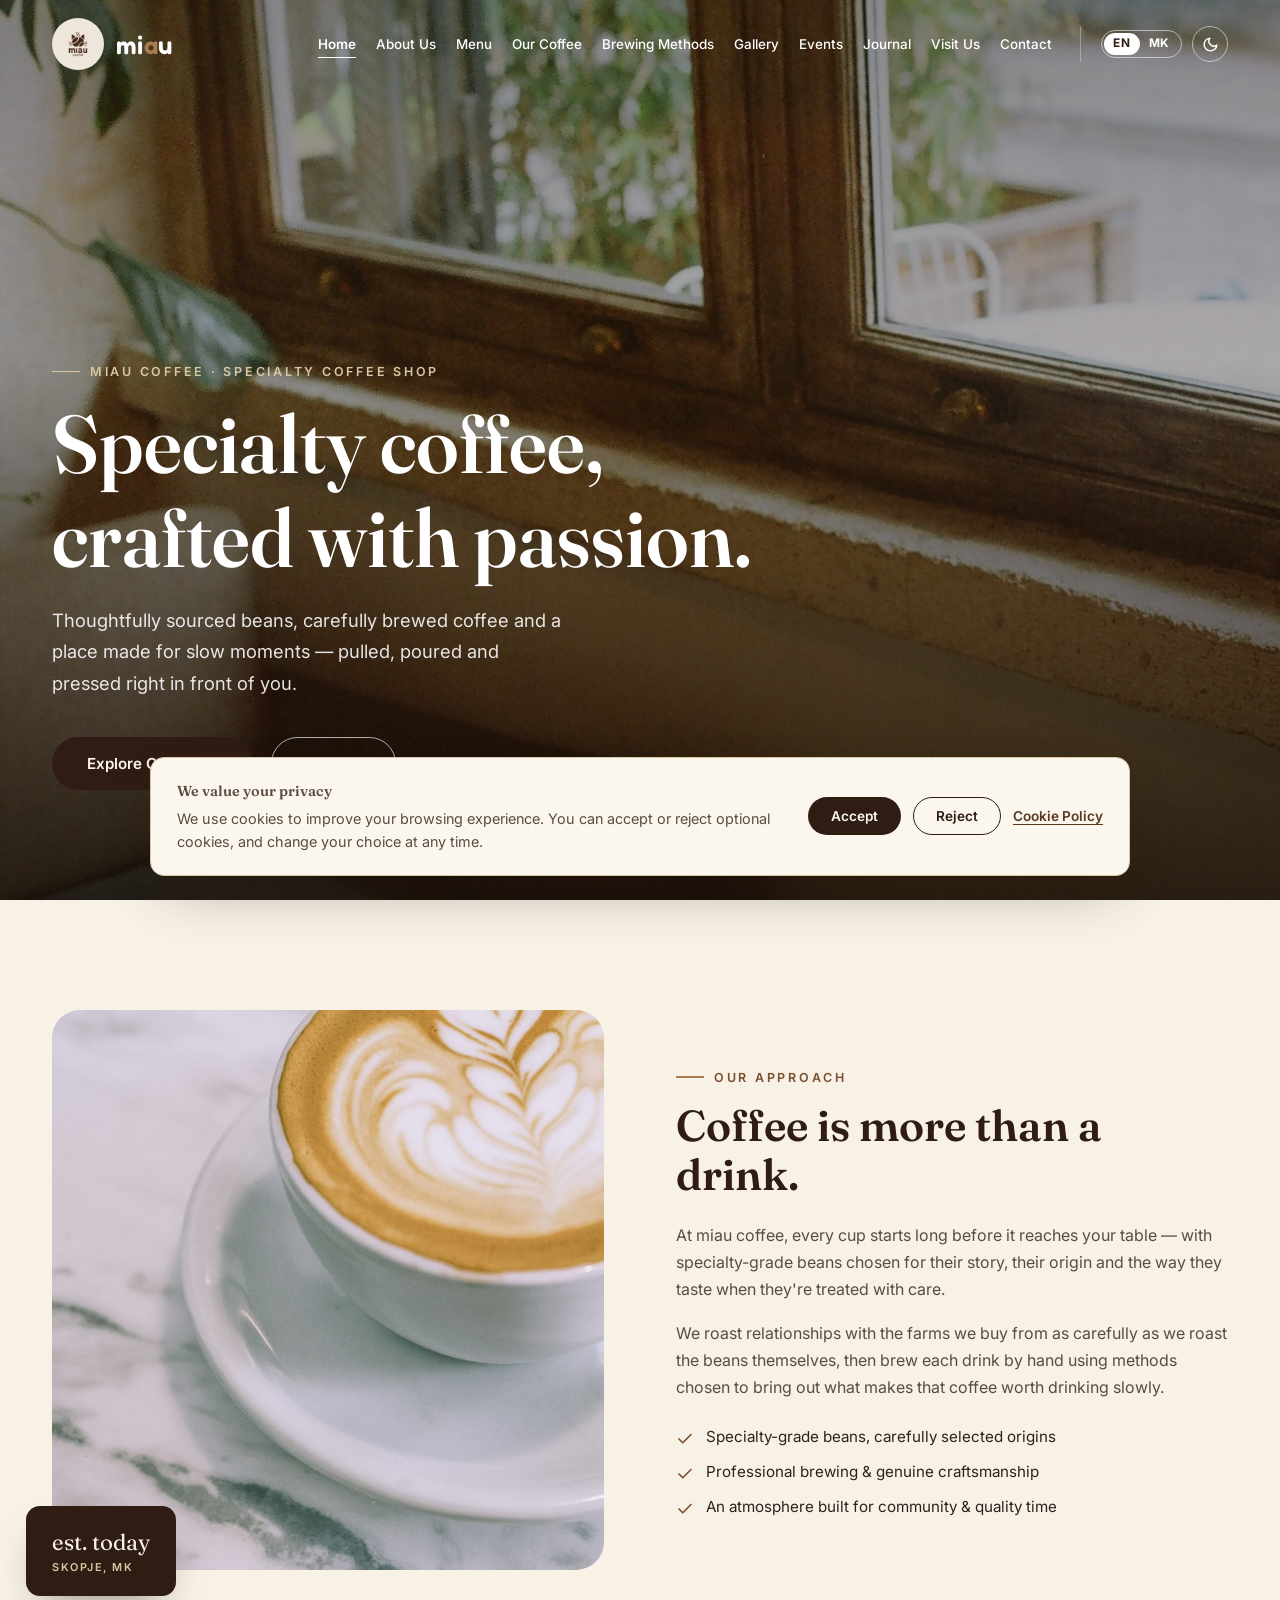
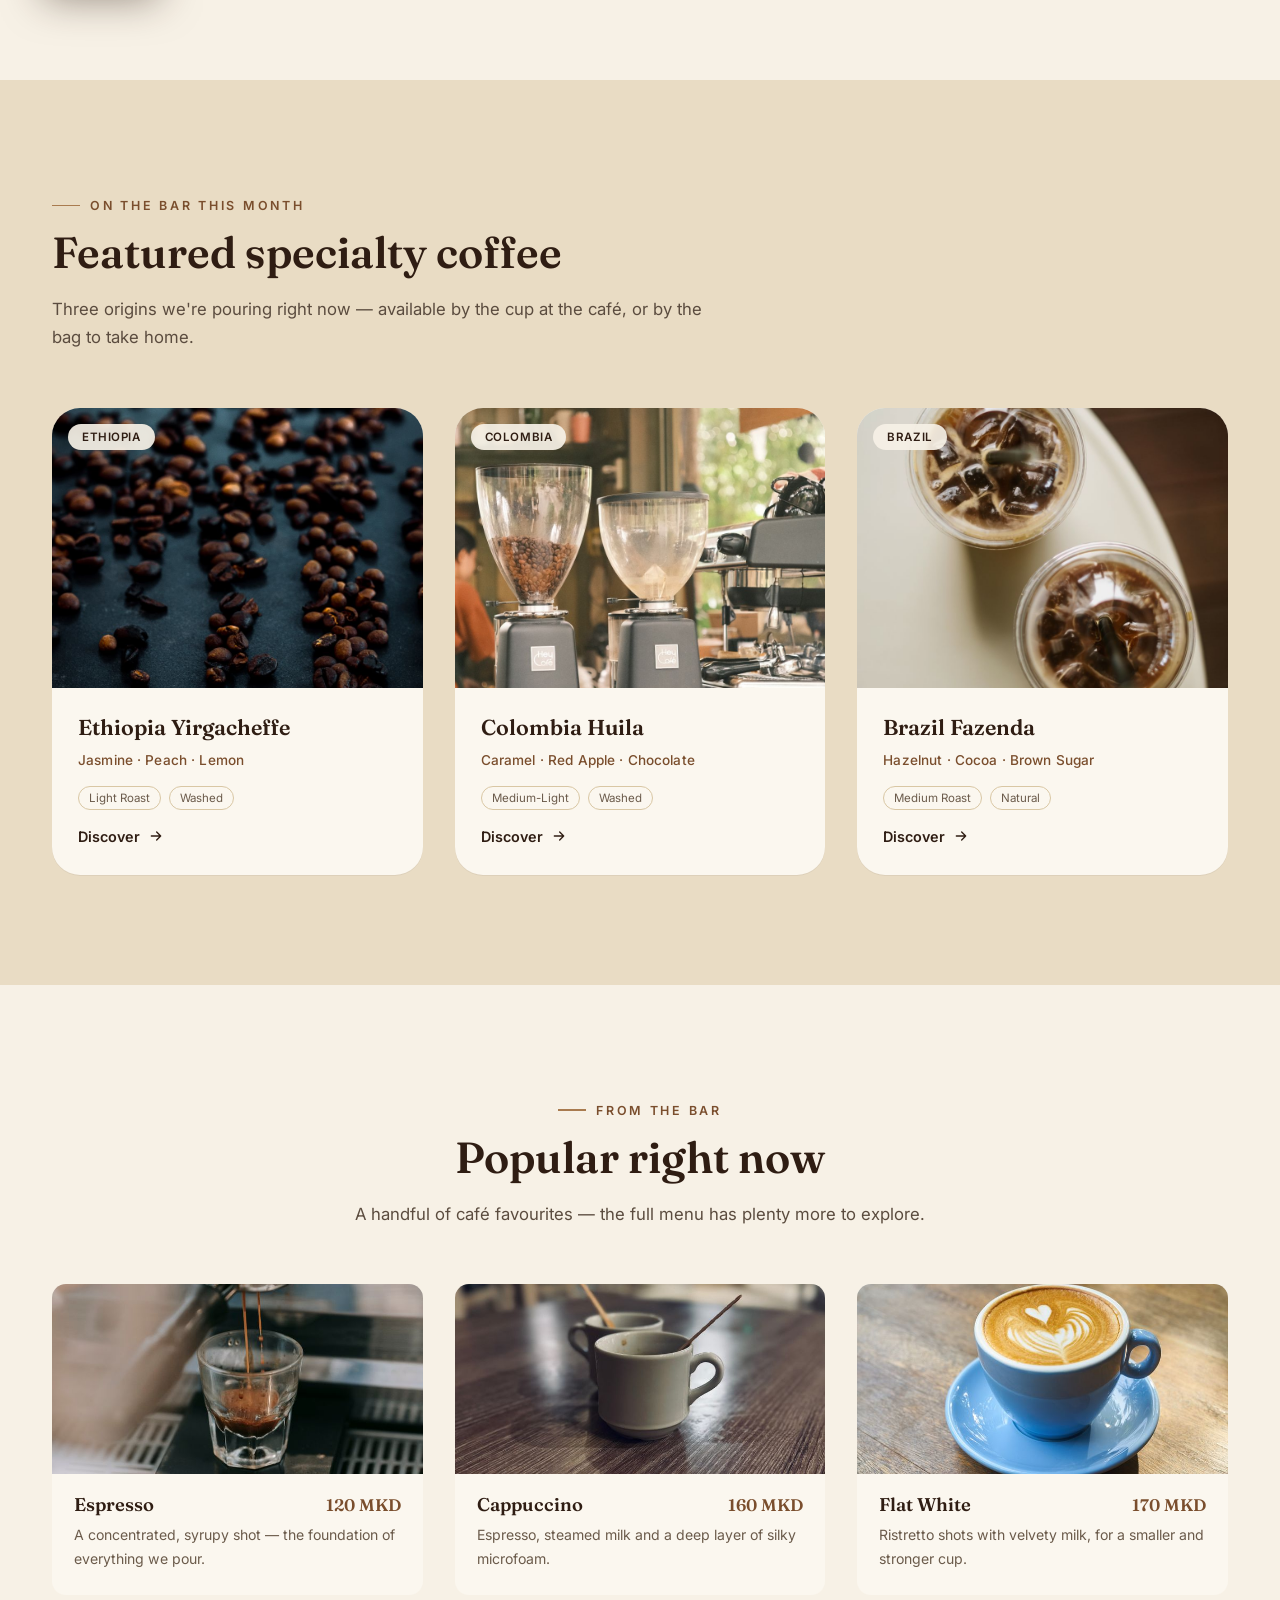
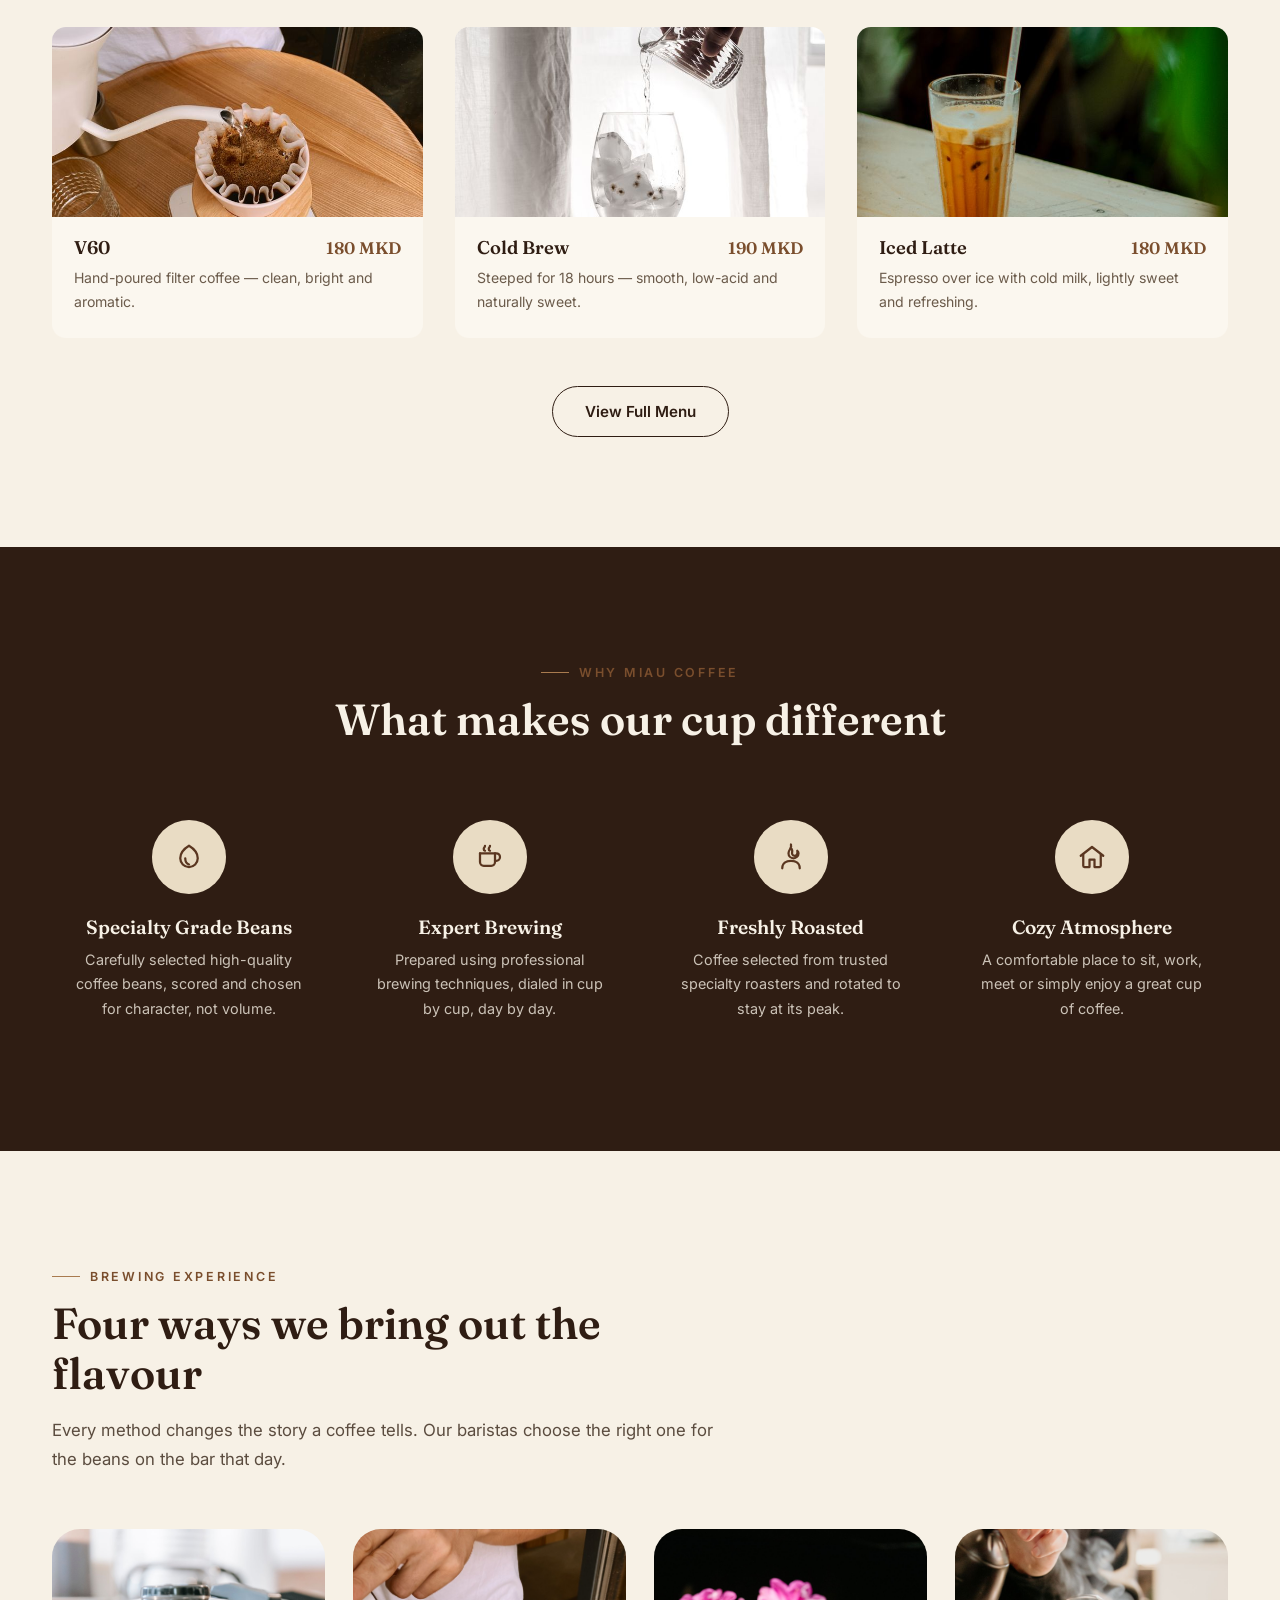
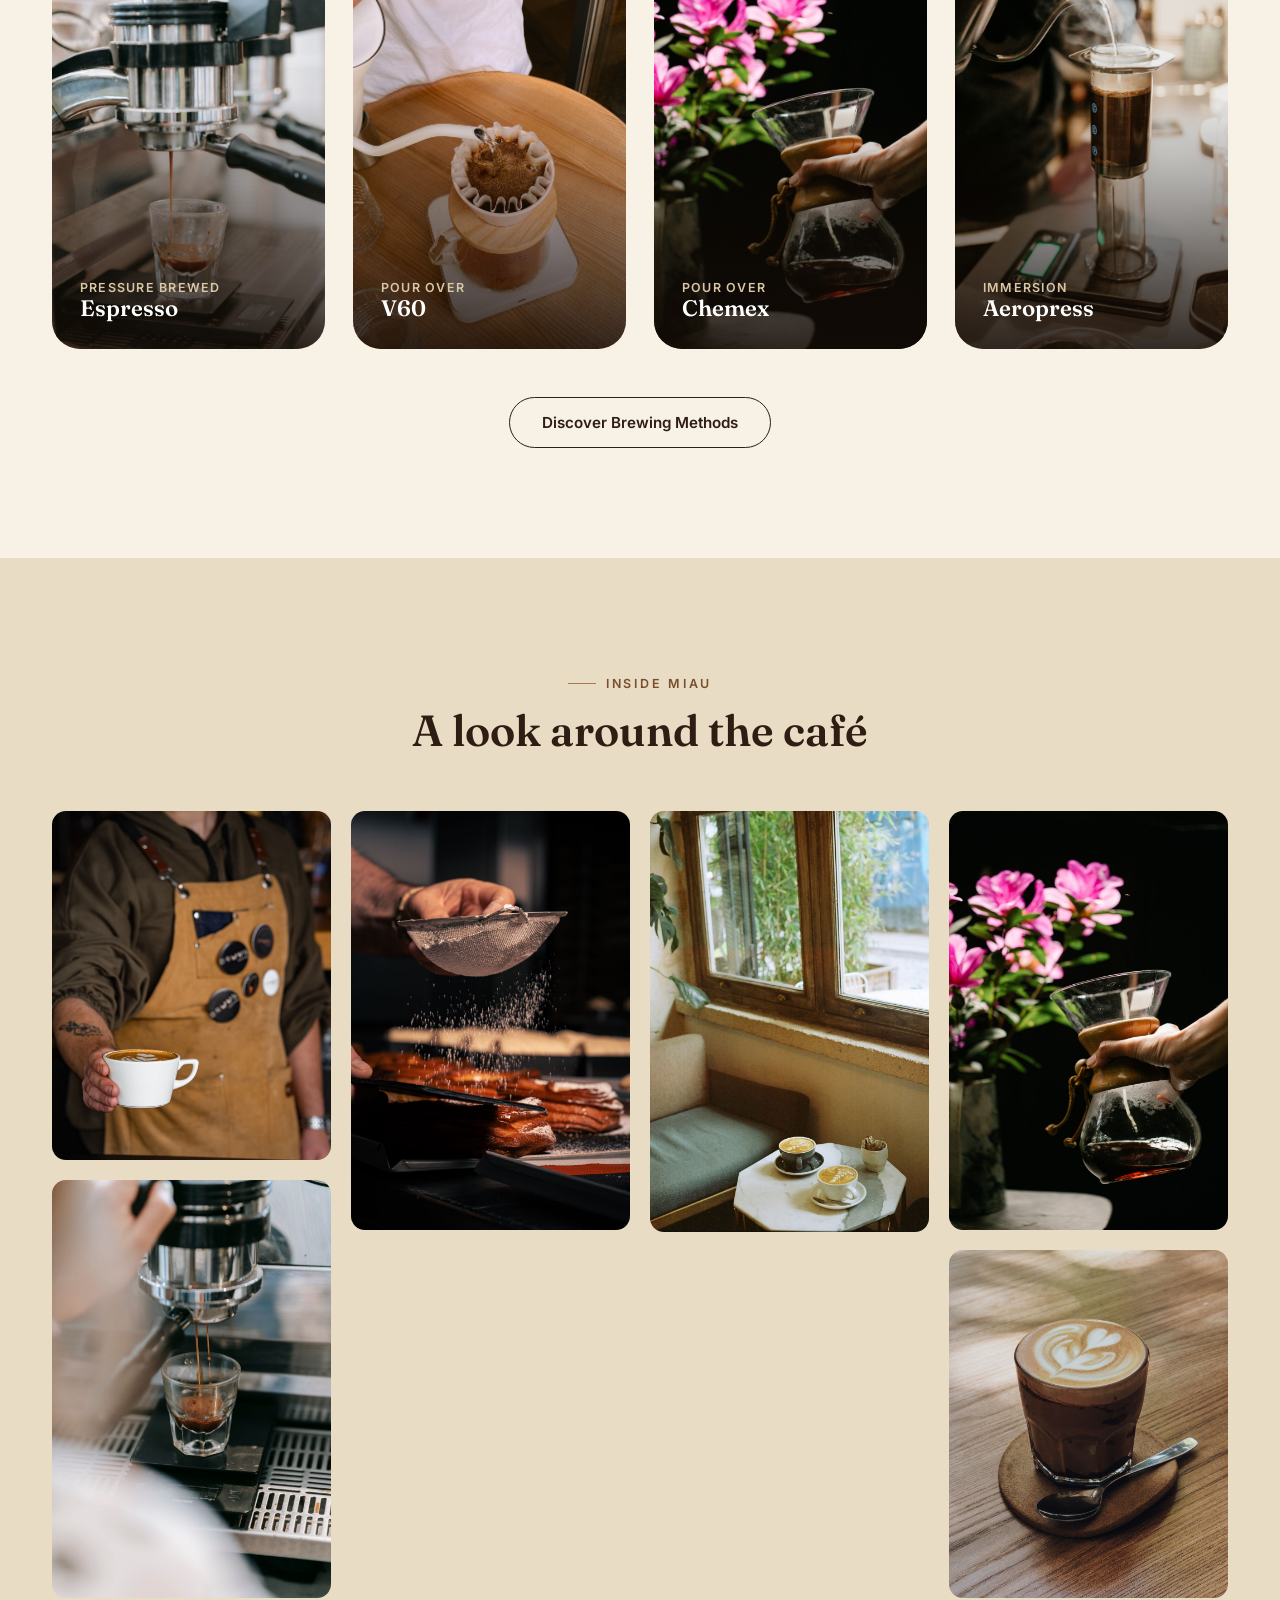
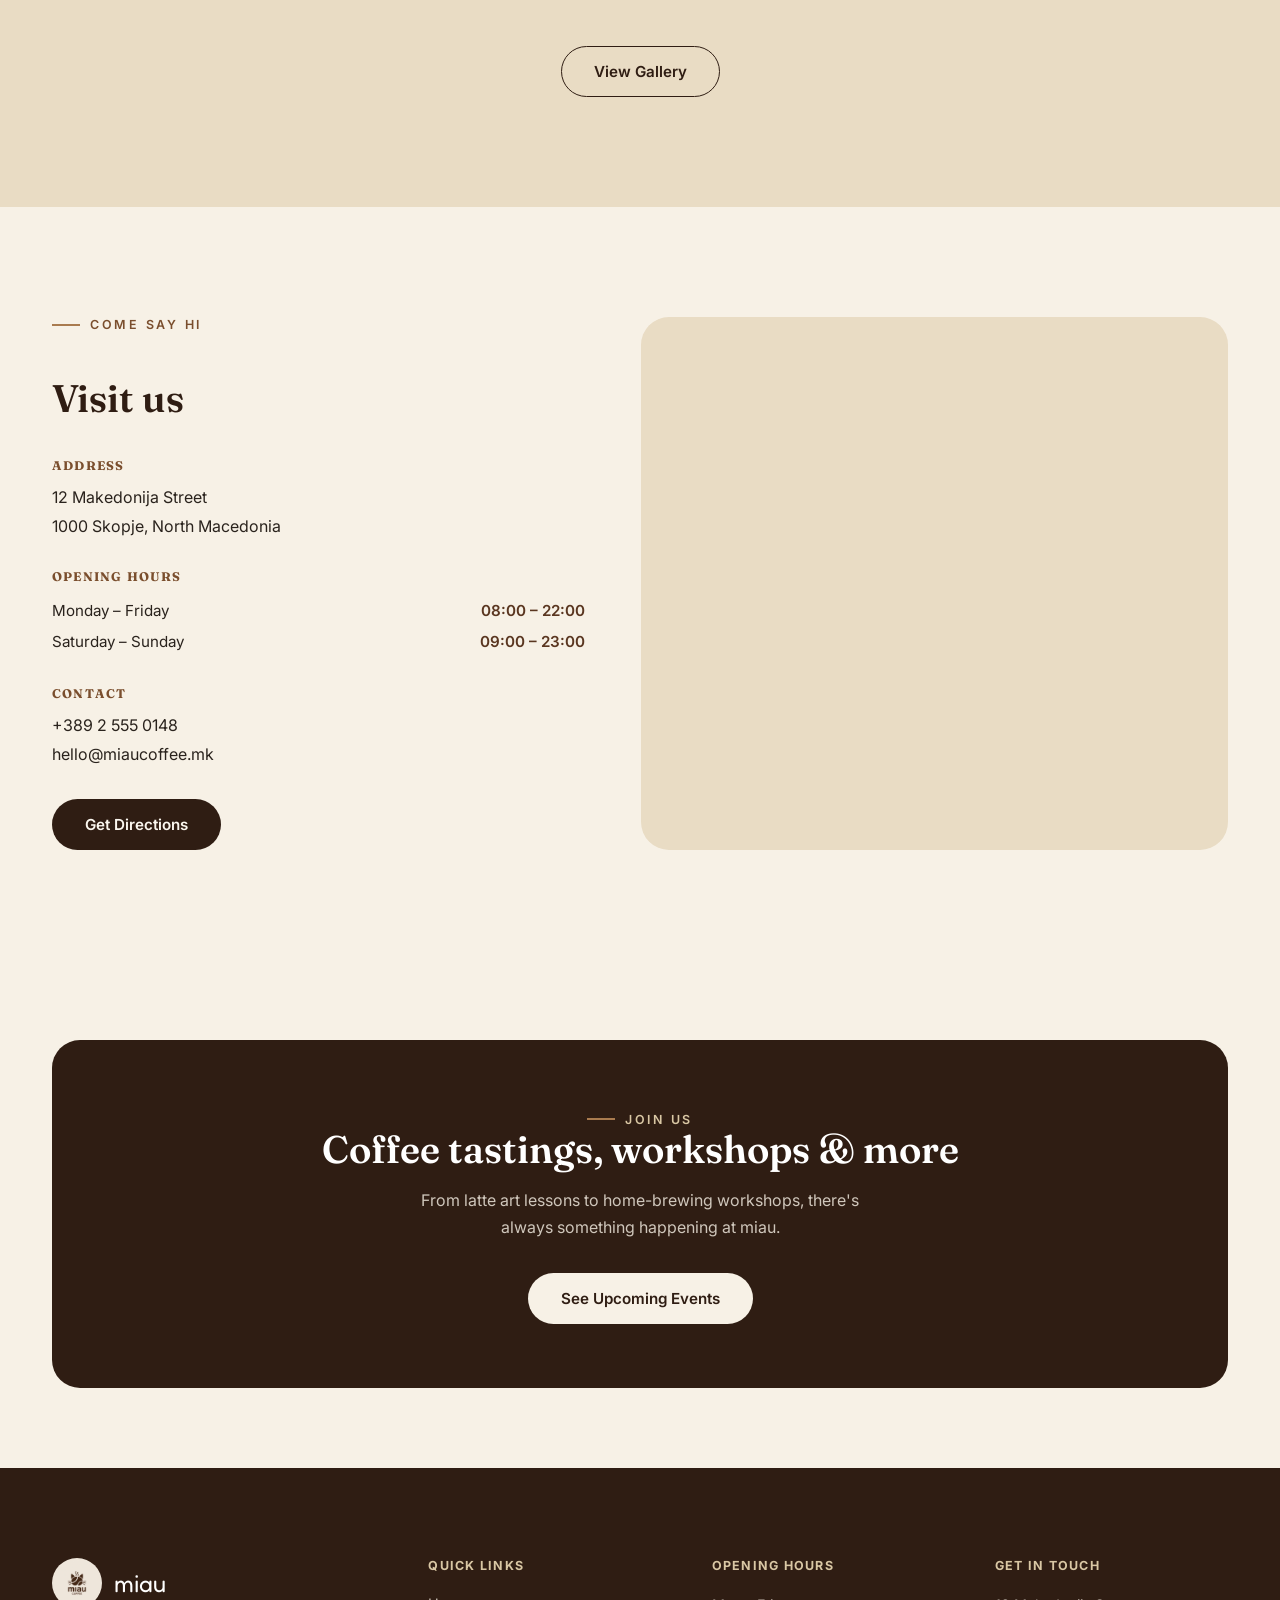
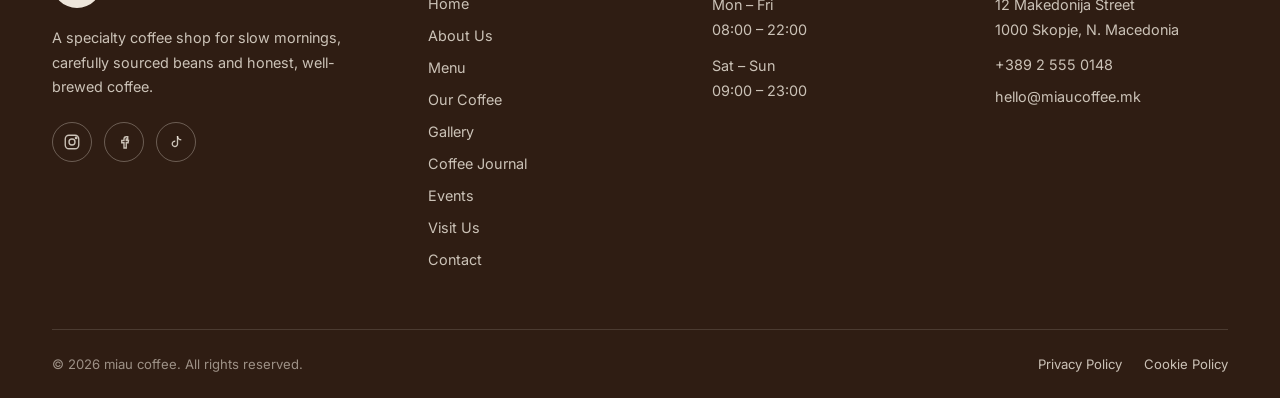
<file: index.html>
<!DOCTYPE html>
<html lang="en">
<head>
<meta charset="UTF-8">
<meta name="viewport" content="width=device-width, initial-scale=1.0">
<title>miau coffee — Specialty Coffee Shop</title>
<meta name="description" content="miau coffee is a specialty coffee shop serving carefully sourced beans, expertly brewed drinks and a warm place to slow down. Visit us for coffee, pastries, brewing workshops and more.">
<link rel="icon" type="image/png" sizes="32x32" href="images/logo/favicon-32.png">
<link rel="icon" type="image/png" sizes="16x16" href="images/logo/favicon-16.png">
<link rel="apple-touch-icon" href="images/logo/apple-touch-icon.png">
<script src="js/theme-init.js"></script>
<link rel="stylesheet" href="css/style.css">
</head>
<body>
<a class="skip-link" href="#main">Skip to content</a>

<!-- ================= HEADER ================= -->
<header class="site-header on-dark">
  <div class="container">
    <a href="index.html" class="brand">
      <img src="images/logo/miau-logo.png" alt="miau coffee logo">
      <span class="brand-word" translate="no">mi<span>a</span>u</span>
    </a>
    <nav class="nav-links" aria-label="Primary">
      <a href="index.html" class="active" aria-current="page">Home</a>
      <a href="about.html">About Us</a>
      <a href="menu.html">Menu</a>
      <a href="our-coffee.html">Our Coffee</a>
      <a href="brewing-methods.html">Brewing Methods</a>
      <a href="gallery.html">Gallery</a>
      <a href="events.html">Events</a>
      <a href="journal.html">Journal</a>
      <a href="visit-us.html">Visit Us</a>
      <a href="contact.html">Contact</a>
    </nav>
    <div class="header-tools">
      <div class="lang-switch" role="group" aria-label="Language">
        <button type="button" class="lang-btn" data-lang="en" lang="en" aria-pressed="true" aria-label="English" translate="no">EN</button><span class="lang-sep" aria-hidden="true">|</span><button type="button" class="lang-btn" data-lang="mk" lang="mk" aria-pressed="false" aria-label="Македонски" translate="no">MK</button>
      </div>
      <button type="button" class="theme-toggle" id="theme-toggle" aria-label="Switch to dark mode" aria-pressed="false" title="Switch to dark mode">
        <svg class="icon-moon" width="17" height="17" viewBox="0 0 24 24" fill="none" stroke="currentColor" stroke-width="2" stroke-linecap="round" stroke-linejoin="round" aria-hidden="true" focusable="false"><path d="M21 12.8A9 9 0 1 1 11.2 3a7 7 0 0 0 9.8 9.8z"/></svg>
        <svg class="icon-sun" width="17" height="17" viewBox="0 0 24 24" fill="none" stroke="currentColor" stroke-width="2" stroke-linecap="round" stroke-linejoin="round" aria-hidden="true" focusable="false"><circle cx="12" cy="12" r="4.5"/><path d="M12 2v2M12 20v2M4.9 4.9l1.4 1.4M17.7 17.7l1.4 1.4M2 12h2M20 12h2M4.9 19.1l1.4-1.4M17.7 6.3l1.4-1.4"/></svg>
      </button>
    </div>
    <button type="button" class="hamburger" aria-label="Toggle menu" aria-expanded="false" aria-controls="mobile-menu"><span></span><span></span><span></span></button>
  </div>
</header>
<nav class="mobile-menu" id="mobile-menu" aria-label="Mobile">
  <a href="index.html" class="active" aria-current="page">Home</a>
  <a href="about.html">About Us</a>
  <a href="menu.html">Menu</a>
  <a href="our-coffee.html">Our Coffee</a>
  <a href="brewing-methods.html">Brewing Methods</a>
  <a href="gallery.html">Gallery</a>
  <a href="events.html">Events</a>
  <a href="journal.html">Journal</a>
  <a href="visit-us.html">Visit Us</a>
  <a href="contact.html">Contact</a>
</nav>

<main id="main">

<!-- ================= HERO ================= -->
<section class="hero">
  <div class="hero-media">
    <video autoplay muted loop playsinline preload="auto" poster="images/hero/hero-poster.jpg">
      <source src="videos/hero-latte-pour.mp4" type="video/mp4">
    </video>
    <video muted loop playsinline preload="auto">
      <source src="videos/hero-espresso.mp4" type="video/mp4">
    </video>
    <video muted loop playsinline preload="auto">
      <source src="videos/hero-pourover.mp4" type="video/mp4">
    </video>
  </div>
  <div class="hero-overlay"></div>
  <div class="hero-content">
    <span class="eyebrow">miau coffee &middot; specialty coffee shop</span>
    <h1>Specialty coffee, crafted with passion.</h1>
    <p class="lede">Thoughtfully sourced beans, carefully brewed coffee and a place made for slow moments — pulled, poured and pressed right in front of you.</p>
    <div class="hero-actions">
      <a href="menu.html" class="btn btn-primary">Explore Our Menu</a>
      <a href="visit-us.html" class="btn btn-ghost-light">Visit Us</a>
    </div>
  </div>
  <div class="scroll-cue"><span class="line"></span>Scroll</div>
</section>

<!-- ================= WELCOME / INTRO ================= -->
<section class="section">
  <div class="container">
    <div class="split">
      <div class="split-media reveal">
        <img src="images/hero/welcome.jpg" alt="Latte art in a white cup on a marble counter at miau coffee" loading="lazy">
        <div class="frame-tag">est. today<small>Skopje, MK</small></div>
      </div>
      <div class="split-body reveal reveal-delay-1">
        <span class="eyebrow">Our approach</span>
        <h2>Coffee is more than a drink.</h2>
        <p>At miau coffee, every cup starts long before it reaches your table — with specialty-grade beans chosen for their story, their origin and the way they taste when they're treated with care.</p>
        <p>We roast relationships with the farms we buy from as carefully as we roast the beans themselves, then brew each drink by hand using methods chosen to bring out what makes that coffee worth drinking slowly.</p>
        <ul class="split-list">
          <li><svg width="18" height="18" viewBox="0 0 24 24" fill="none" stroke="currentColor" stroke-width="2.2" stroke-linecap="round" stroke-linejoin="round"><polyline points="20 6 9 17 4 12"/></svg> Specialty-grade beans, carefully selected origins</li>
          <li><svg width="18" height="18" viewBox="0 0 24 24" fill="none" stroke="currentColor" stroke-width="2.2" stroke-linecap="round" stroke-linejoin="round"><polyline points="20 6 9 17 4 12"/></svg> Professional brewing &amp; genuine craftsmanship</li>
          <li><svg width="18" height="18" viewBox="0 0 24 24" fill="none" stroke="currentColor" stroke-width="2.2" stroke-linecap="round" stroke-linejoin="round"><polyline points="20 6 9 17 4 12"/></svg> An atmosphere built for community &amp; quality time</li>
        </ul>
      </div>
    </div>
  </div>
</section>

<!-- ================= FEATURED COFFEE ================= -->
<section class="section section-alt">
  <div class="container">
    <div class="section-head reveal">
      <span class="eyebrow">On the bar this month</span>
      <h2>Featured specialty coffee</h2>
      <p>Three origins we're pouring right now — available by the cup at the café, or by the bag to take home.</p>
    </div>
    <div class="grid-3">
      <article class="coffee-card reveal">
        <div class="coffee-card-media">
          <span class="coffee-card-origin">Ethiopia</span>
          <img src="images/coffee/featured-ethiopia.jpg" alt="Roasted Ethiopia Yirgacheffe coffee beans" loading="lazy">
        </div>
        <div class="coffee-card-body">
          <h3>Ethiopia Yirgacheffe</h3>
          <p class="coffee-card-notes">Jasmine &middot; Peach &middot; Lemon</p>
          <div class="coffee-card-meta"><span>Light Roast</span><span>Washed</span></div>
          <div class="coffee-card-foot">
            <a href="our-coffee.html#ethiopia" class="link-arrow">Discover <svg width="16" height="16" viewBox="0 0 24 24" fill="none" stroke="currentColor" stroke-width="2" stroke-linecap="round" stroke-linejoin="round"><path d="M5 12h14M13 6l6 6-6 6"/></svg></a>
          </div>
        </div>
      </article>
      <article class="coffee-card reveal reveal-delay-1">
        <div class="coffee-card-media">
          <span class="coffee-card-origin">Colombia</span>
          <img src="images/coffee/featured-colombia.jpg" alt="Roasted Colombia Huila coffee beans" loading="lazy">
        </div>
        <div class="coffee-card-body">
          <h3>Colombia Huila</h3>
          <p class="coffee-card-notes">Caramel &middot; Red Apple &middot; Chocolate</p>
          <div class="coffee-card-meta"><span>Medium-Light</span><span>Washed</span></div>
          <div class="coffee-card-foot">
            <a href="our-coffee.html#colombia" class="link-arrow">Discover <svg width="16" height="16" viewBox="0 0 24 24" fill="none" stroke="currentColor" stroke-width="2" stroke-linecap="round" stroke-linejoin="round"><path d="M5 12h14M13 6l6 6-6 6"/></svg></a>
          </div>
        </div>
      </article>
      <article class="coffee-card reveal reveal-delay-2">
        <div class="coffee-card-media">
          <span class="coffee-card-origin">Brazil</span>
          <img src="images/coffee/featured-brazil.jpg" alt="Roasted Brazil Fazenda coffee beans" loading="lazy">
        </div>
        <div class="coffee-card-body">
          <h3>Brazil Fazenda</h3>
          <p class="coffee-card-notes">Hazelnut &middot; Cocoa &middot; Brown Sugar</p>
          <div class="coffee-card-meta"><span>Medium Roast</span><span>Natural</span></div>
          <div class="coffee-card-foot">
            <a href="our-coffee.html#brazil" class="link-arrow">Discover <svg width="16" height="16" viewBox="0 0 24 24" fill="none" stroke="currentColor" stroke-width="2" stroke-linecap="round" stroke-linejoin="round"><path d="M5 12h14M13 6l6 6-6 6"/></svg></a>
          </div>
        </div>
      </article>
    </div>
  </div>
</section>

<!-- ================= POPULAR MENU ================= -->
<section class="section">
  <div class="container">
    <div class="section-head center reveal" style="margin-left:auto;margin-right:auto;">
      <span class="eyebrow">From the bar</span>
      <h2>Popular right now</h2>
      <p>A handful of café favourites — the full menu has plenty more to explore.</p>
    </div>
    <div class="grid-3">
      <div class="menu-item-card reveal">
        <div class="menu-item-media"><img src="images/menu/espresso.jpg" alt="A shot of espresso extracting into a glass" loading="lazy"></div>
        <div class="menu-item-info">
          <div class="row"><h4>Espresso</h4><span class="menu-item-price">120 MKD</span></div>
          <p>A concentrated, syrupy shot — the foundation of everything we pour.</p>
        </div>
      </div>
      <div class="menu-item-card reveal reveal-delay-1">
        <div class="menu-item-media"><img src="images/menu/cappuccino.jpg" alt="Cappuccino with latte art" loading="lazy"></div>
        <div class="menu-item-info">
          <div class="row"><h4>Cappuccino</h4><span class="menu-item-price">160 MKD</span></div>
          <p>Espresso, steamed milk and a deep layer of silky microfoam.</p>
        </div>
      </div>
      <div class="menu-item-card reveal reveal-delay-2">
        <div class="menu-item-media"><img src="images/menu/flat-white.jpg" alt="Flat white in a glass cup" loading="lazy"></div>
        <div class="menu-item-info">
          <div class="row"><h4>Flat White</h4><span class="menu-item-price">170 MKD</span></div>
          <p>Ristretto shots with velvety milk, for a smaller and stronger cup.</p>
        </div>
      </div>
      <div class="menu-item-card reveal">
        <div class="menu-item-media"><img src="images/menu/v60.jpg" alt="V60 pour-over coffee being brewed" loading="lazy"></div>
        <div class="menu-item-info">
          <div class="row"><h4>V60</h4><span class="menu-item-price">180 MKD</span></div>
          <p>Hand-poured filter coffee — clean, bright and aromatic.</p>
        </div>
      </div>
      <div class="menu-item-card reveal reveal-delay-1">
        <div class="menu-item-media"><img src="images/menu/cold-brew.jpg" alt="Glass of cold brew coffee" loading="lazy"></div>
        <div class="menu-item-info">
          <div class="row"><h4>Cold Brew</h4><span class="menu-item-price">190 MKD</span></div>
          <p>Steeped for 18 hours — smooth, low-acid and naturally sweet.</p>
        </div>
      </div>
      <div class="menu-item-card reveal reveal-delay-2">
        <div class="menu-item-media"><img src="images/menu/iced-latte.jpg" alt="Iced latte with milk being poured over ice" loading="lazy"></div>
        <div class="menu-item-info">
          <div class="row"><h4>Iced Latte</h4><span class="menu-item-price">180 MKD</span></div>
          <p>Espresso over ice with cold milk, lightly sweet and refreshing.</p>
        </div>
      </div>
    </div>
    <div style="text-align:center; margin-top:48px;">
      <a href="menu.html" class="btn btn-outline">View Full Menu</a>
    </div>
  </div>
</section>

<!-- ================= WHY CHOOSE MIAU ================= -->
<section class="section section-dark">
  <div class="container">
    <div class="section-head center reveal" style="margin-left:auto;margin-right:auto;">
      <span class="eyebrow">Why miau coffee</span>
      <h2>What makes our cup different</h2>
    </div>
    <div class="grid-4">
      <div class="feature-card reveal">
        <div class="feature-icon"><svg width="30" height="30" viewBox="0 0 24 24" fill="none" stroke="currentColor" stroke-width="1.8" stroke-linecap="round" stroke-linejoin="round"><path d="M12 3C7 6 5 10 5 13a7 7 0 0 0 14 0c0-3-2-7-7-10z"/><path d="M9 13c0 3 1.5 4.5 3 5"/></svg></div>
        <h3>Specialty Grade Beans</h3>
        <p>Carefully selected high-quality coffee beans, scored and chosen for character, not volume.</p>
      </div>
      <div class="feature-card reveal reveal-delay-1">
        <div class="feature-icon"><svg width="30" height="30" viewBox="0 0 24 24" fill="none" stroke="currentColor" stroke-width="1.8" stroke-linecap="round" stroke-linejoin="round"><path d="M4 9h13a3 3 0 0 1 0 6h-1"/><path d="M4 9v7a3 3 0 0 0 3 3h6a3 3 0 0 0 3-3V9"/><path d="M8 3c0 1.2-1 1.3-1 2.5S8 7 8 7"/><path d="M12 3c0 1.2-1 1.3-1 2.5S12 7 12 7"/></svg></div>
        <h3>Expert Brewing</h3>
        <p>Prepared using professional brewing techniques, dialed in cup by cup, day by day.</p>
      </div>
      <div class="feature-card reveal reveal-delay-2">
        <div class="feature-icon"><svg width="30" height="30" viewBox="0 0 24 24" fill="none" stroke="currentColor" stroke-width="1.8" stroke-linecap="round" stroke-linejoin="round"><path d="M12 2c1 3-2 4-2 7a4 4 0 0 0 8 0c0-1-1-2-1-2s1 4-2 4-2-3-2-4-1.5-2-1-5z"/><path d="M5 21c0-4 3-6 7-6s7 2 7 6"/></svg></div>
        <h3>Freshly Roasted</h3>
        <p>Coffee selected from trusted specialty roasters and rotated to stay at its peak.</p>
      </div>
      <div class="feature-card reveal reveal-delay-3">
        <div class="feature-icon"><svg width="30" height="30" viewBox="0 0 24 24" fill="none" stroke="currentColor" stroke-width="1.8" stroke-linecap="round" stroke-linejoin="round"><path d="M3 11l9-7 9 7"/><path d="M5 10v9a1 1 0 0 0 1 1h4v-6h4v6h4a1 1 0 0 0 1-1v-9"/></svg></div>
        <h3>Cozy Atmosphere</h3>
        <p>A comfortable place to sit, work, meet or simply enjoy a great cup of coffee.</p>
      </div>
    </div>
  </div>
</section>

<!-- ================= BREWING PREVIEW ================= -->
<section class="section">
  <div class="container">
    <div class="section-head reveal">
      <span class="eyebrow">Brewing experience</span>
      <h2>Four ways we bring out the flavour</h2>
      <p>Every method changes the story a coffee tells. Our baristas choose the right one for the beans on the bar that day.</p>
    </div>
    <div class="grid-4">
      <a href="brewing-methods.html#espresso" class="brew-card reveal">
        <img src="images/brewing/espresso.jpg" alt="Espresso extraction close up" loading="lazy">
        <div class="brew-card-overlay"><div><span>Pressure Brewed</span><h3>Espresso</h3></div></div>
      </a>
      <a href="brewing-methods.html#v60" class="brew-card reveal reveal-delay-1">
        <img src="images/brewing/v60.jpg" alt="V60 pour-over coffee brewing" loading="lazy">
        <div class="brew-card-overlay"><div><span>Pour Over</span><h3>V60</h3></div></div>
      </a>
      <a href="brewing-methods.html#chemex" class="brew-card reveal reveal-delay-2">
        <img src="images/brewing/chemex.jpg" alt="Chemex coffee brewing" loading="lazy">
        <div class="brew-card-overlay"><div><span>Pour Over</span><h3>Chemex</h3></div></div>
      </a>
      <a href="brewing-methods.html#aeropress" class="brew-card reveal reveal-delay-3">
        <img src="images/brewing/aeropress.jpg" alt="Aeropress coffee brewing" loading="lazy">
        <div class="brew-card-overlay"><div><span>Immersion</span><h3>Aeropress</h3></div></div>
      </a>
    </div>
    <div style="text-align:center; margin-top:48px;">
      <a href="brewing-methods.html" class="btn btn-outline">Discover Brewing Methods</a>
    </div>
  </div>
</section>

<!-- ================= GALLERY PREVIEW ================= -->
<section class="section section-alt">
  <div class="container">
    <div class="section-head center reveal" style="margin-left:auto;margin-right:auto;">
      <span class="eyebrow">Inside miau</span>
      <h2>A look around the café</h2>
    </div>
    <div class="masonry">
      <div class="masonry-item reveal"><img src="images/gallery/gallery-01.jpg" alt="Latte art being poured" loading="lazy"></div>
      <div class="masonry-item reveal reveal-delay-1"><img src="images/gallery/gallery-02.jpg" alt="Espresso shot extracting" loading="lazy"></div>
      <div class="masonry-item reveal reveal-delay-2"><img src="images/gallery/gallery-07.jpg" alt="Pastry being dusted with sugar" loading="lazy"></div>
      <div class="masonry-item reveal"><img src="images/gallery/gallery-08.jpg" alt="Cozy window seat with two coffees" loading="lazy"></div>
      <div class="masonry-item reveal reveal-delay-1"><img src="images/gallery/gallery-06.jpg" alt="Chemex brewing equipment" loading="lazy"></div>
      <div class="masonry-item reveal reveal-delay-2"><img src="images/gallery/gallery-09.jpg" alt="Latte art in a glass cup" loading="lazy"></div>
    </div>
    <div style="text-align:center; margin-top:48px;">
      <a href="gallery.html" class="btn btn-outline">View Gallery</a>
    </div>
  </div>
</section>

<!-- ================= VISIT US PREVIEW ================= -->
<section class="section">
  <div class="container">
    <div class="visit-grid">
      <div class="visit-info reveal">
        <span class="eyebrow">Come say hi</span>
        <h2 style="font-size:clamp(1.9rem,3vw,2.4rem); margin:14px 0 8px;">Visit us</h2>
        <div class="visit-block">
          <h4>Address</h4>
          <address>12 Makedonija Street<br>1000 Skopje, North Macedonia</address>
        </div>
        <div class="visit-block">
          <h4>Opening Hours</h4>
          <div class="visit-hours-row"><span>Monday – Friday</span><span>08:00 – 22:00</span></div>
          <div class="visit-hours-row"><span>Saturday – Sunday</span><span>09:00 – 23:00</span></div>
        </div>
        <div class="visit-block">
          <h4>Contact</h4>
          <p>+389 2 555 0148<br>hello@miaucoffee.mk</p>
        </div>
        <a href="visit-us.html" class="btn btn-primary" style="align-self:flex-start;">Get Directions</a>
      </div>
      <div class="map-embed reveal reveal-delay-1">
        <iframe title="miau coffee location map" src="https://www.google.com/maps?q=Skopje%20North%20Macedonia&output=embed" loading="lazy" referrerpolicy="no-referrer-when-downgrade" allowfullscreen></iframe>
      </div>
    </div>
  </div>
</section>

<!-- ================= CTA BAND ================= -->
<section class="section-tight">
  <div class="container">
    <div class="cta-band reveal">
      <span class="eyebrow" style="color:var(--beige-dark);">Join us</span>
      <h2>Coffee tastings, workshops &amp; more</h2>
      <p>From latte art lessons to home-brewing workshops, there's always something happening at miau.</p>
      <div class="cta-actions">
        <a href="events.html" class="btn btn-light">See Upcoming Events</a>
      </div>
    </div>
  </div>
</section>

</main>

<!-- ================= FOOTER ================= -->
<footer class="site-footer">
  <div class="container">
    <div class="footer-grid">
      <div class="footer-col">
        <div class="footer-brand">
          <img src="images/logo/miau-logo.png" alt="miau coffee logo">
          <span class="footer-brand-word" translate="no">miau</span>
        </div>
        <p class="footer-desc">A specialty coffee shop for slow mornings, carefully sourced beans and honest, well-brewed coffee.</p>
        <div class="social-row">
          <a href="https://instagram.com" target="_blank" rel="noopener" aria-label="miau coffee on Instagram"><svg width="18" height="18" viewBox="0 0 24 24" fill="none" stroke="currentColor" stroke-width="1.8" aria-hidden="true"><rect x="3" y="3" width="18" height="18" rx="5"/><circle cx="12" cy="12" r="4"/><circle cx="17.5" cy="6.5" r="1"/></svg></a>
          <a href="https://facebook.com" target="_blank" rel="noopener" aria-label="miau coffee on Facebook"><svg width="18" height="18" viewBox="0 0 24 24" fill="none" stroke="currentColor" stroke-width="1.8" aria-hidden="true"><path d="M15 8h2V5h-2a3 3 0 0 0-3 3v2H9v3h3v7h3v-7h2.5l.5-3H15V8z"/></svg></a>
          <a href="https://tiktok.com" target="_blank" rel="noopener" aria-label="miau coffee on TikTok"><svg width="18" height="18" viewBox="0 0 24 24" fill="none" stroke="currentColor" stroke-width="1.8" aria-hidden="true"><path d="M14 4v10.5a3.5 3.5 0 1 1-3-3.46"/><path d="M14 4a5 5 0 0 0 5 5"/></svg></a>
        </div>
      </div>
      <div class="footer-col">
        <h2 class="footer-title">Quick Links</h2>
        <ul>
          <li><a href="index.html">Home</a></li>
          <li><a href="about.html">About Us</a></li>
          <li><a href="menu.html">Menu</a></li>
          <li><a href="our-coffee.html">Our Coffee</a></li>
          <li><a href="gallery.html">Gallery</a></li>
          <li><a href="journal.html">Coffee Journal</a></li>
          <li><a href="events.html">Events</a></li>
          <li><a href="visit-us.html">Visit Us</a></li>
          <li><a href="contact.html">Contact</a></li>
        </ul>
      </div>
      <div class="footer-col">
        <h2 class="footer-title">Opening Hours</h2>
        <ul>
          <li><p>Mon – Fri<br>08:00 – 22:00</p></li>
          <li><p>Sat – Sun<br>09:00 – 23:00</p></li>
        </ul>
      </div>
      <div class="footer-col">
        <h2 class="footer-title">Get in Touch</h2>
        <ul>
          <li><p>12 Makedonija Street<br>1000 Skopje, N. Macedonia</p></li>
          <li><a href="tel:+38925550148">+389 2 555 0148</a></li>
          <li><a href="mailto:hello@miaucoffee.mk">hello@miaucoffee.mk</a></li>
        </ul>
      </div>
    </div>
    <div class="footer-bottom">
      <span>&copy; <span data-year>2026</span> miau coffee. All rights reserved.</span>
      <nav class="legal-links" aria-label="Legal">
        <a href="privacy.html">Privacy Policy</a>
        <a href="cookies.html">Cookie Policy</a>
      </nav>
    </div>
  </div>
</footer>

<!-- ================= COOKIE CONSENT ================= -->
<div class="cookie-banner" id="cookie-banner" role="region" aria-label="Cookie consent" hidden>
  <div class="cookie-banner-inner">
    <div class="cookie-banner-text">
      <p class="cookie-banner-title">We value your privacy</p>
      <p>We use cookies to improve your browsing experience. You can accept or reject optional cookies, and change your choice at any time.</p>
    </div>
    <div class="cookie-banner-actions">
      <button type="button" class="btn btn-primary btn-sm" data-cookie-choice="accepted">Accept</button>
      <button type="button" class="btn btn-outline btn-sm" data-cookie-choice="rejected">Reject</button>
      <a href="cookies.html" class="cookie-banner-link">Cookie Policy</a>
    </div>
  </div>
</div>

<script src="js/i18n.js"></script>
<script src="js/main.js"></script>
</body>
</html>
</file>
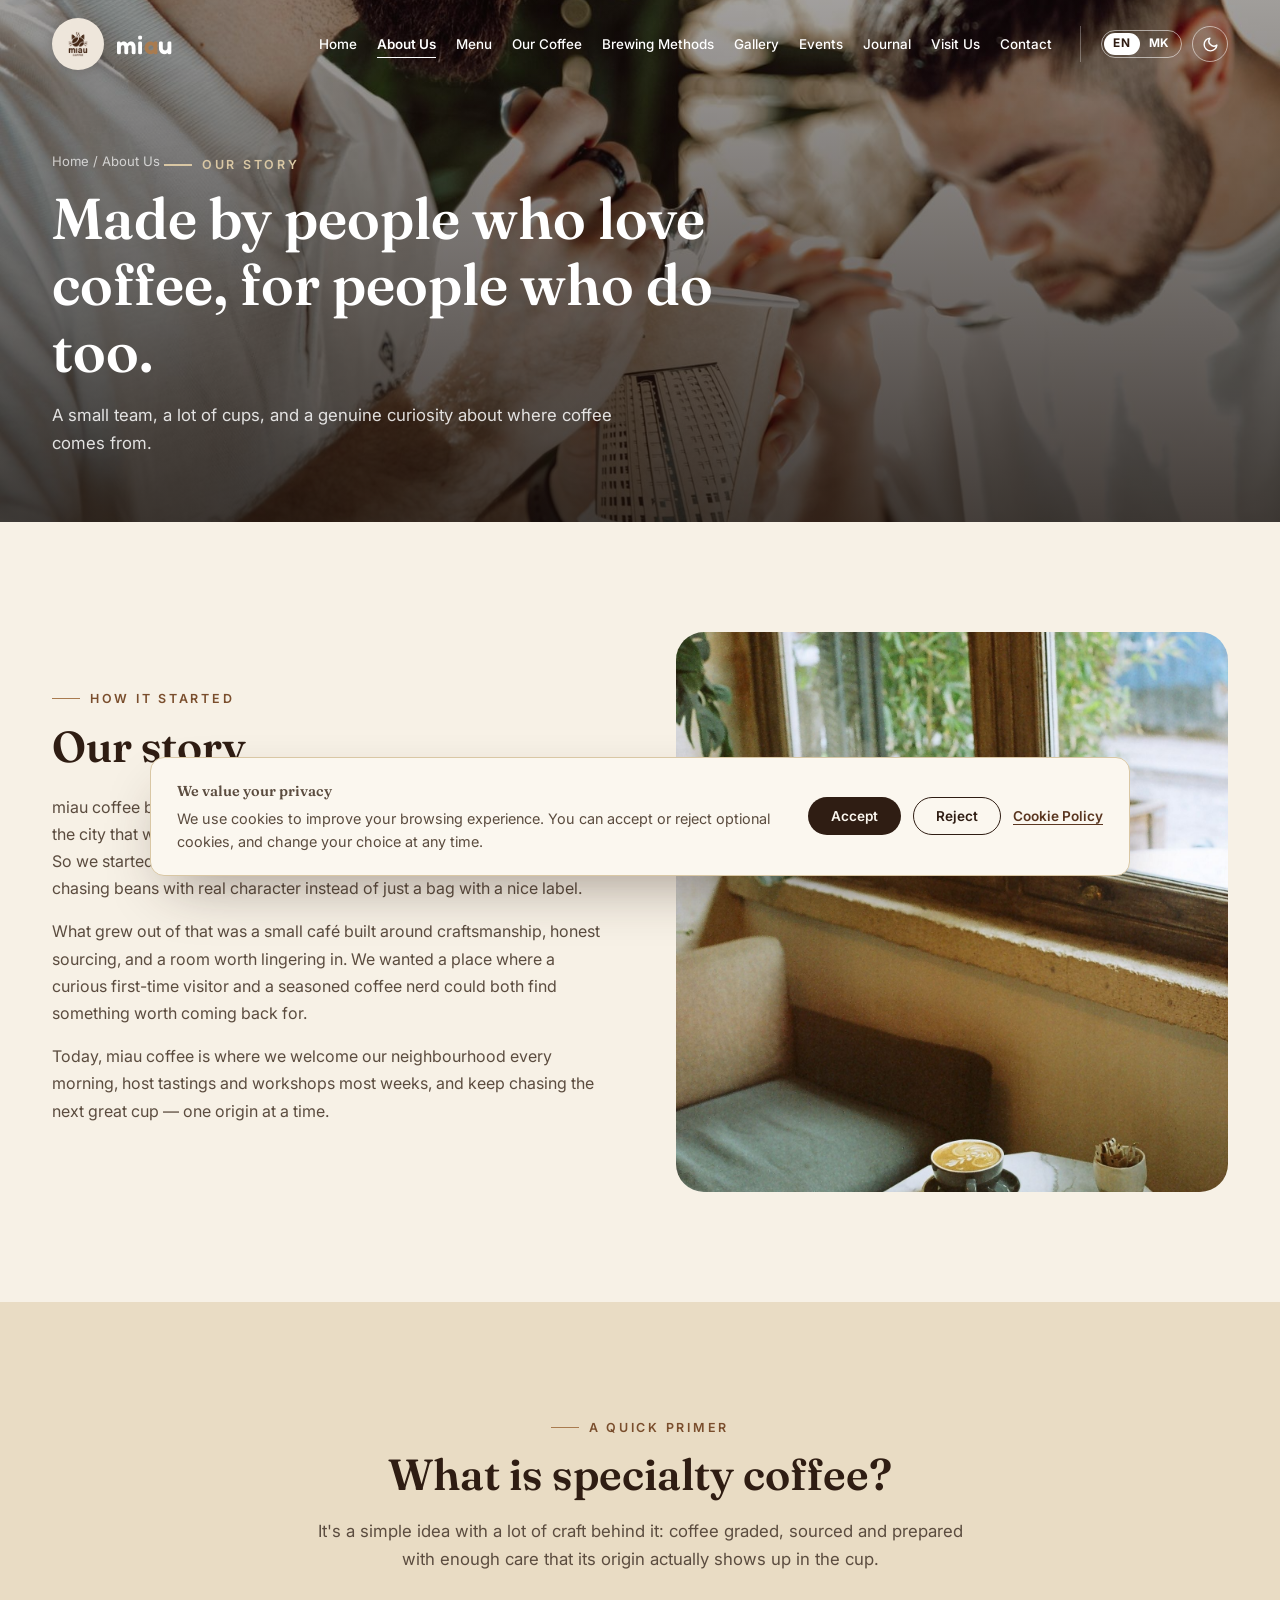
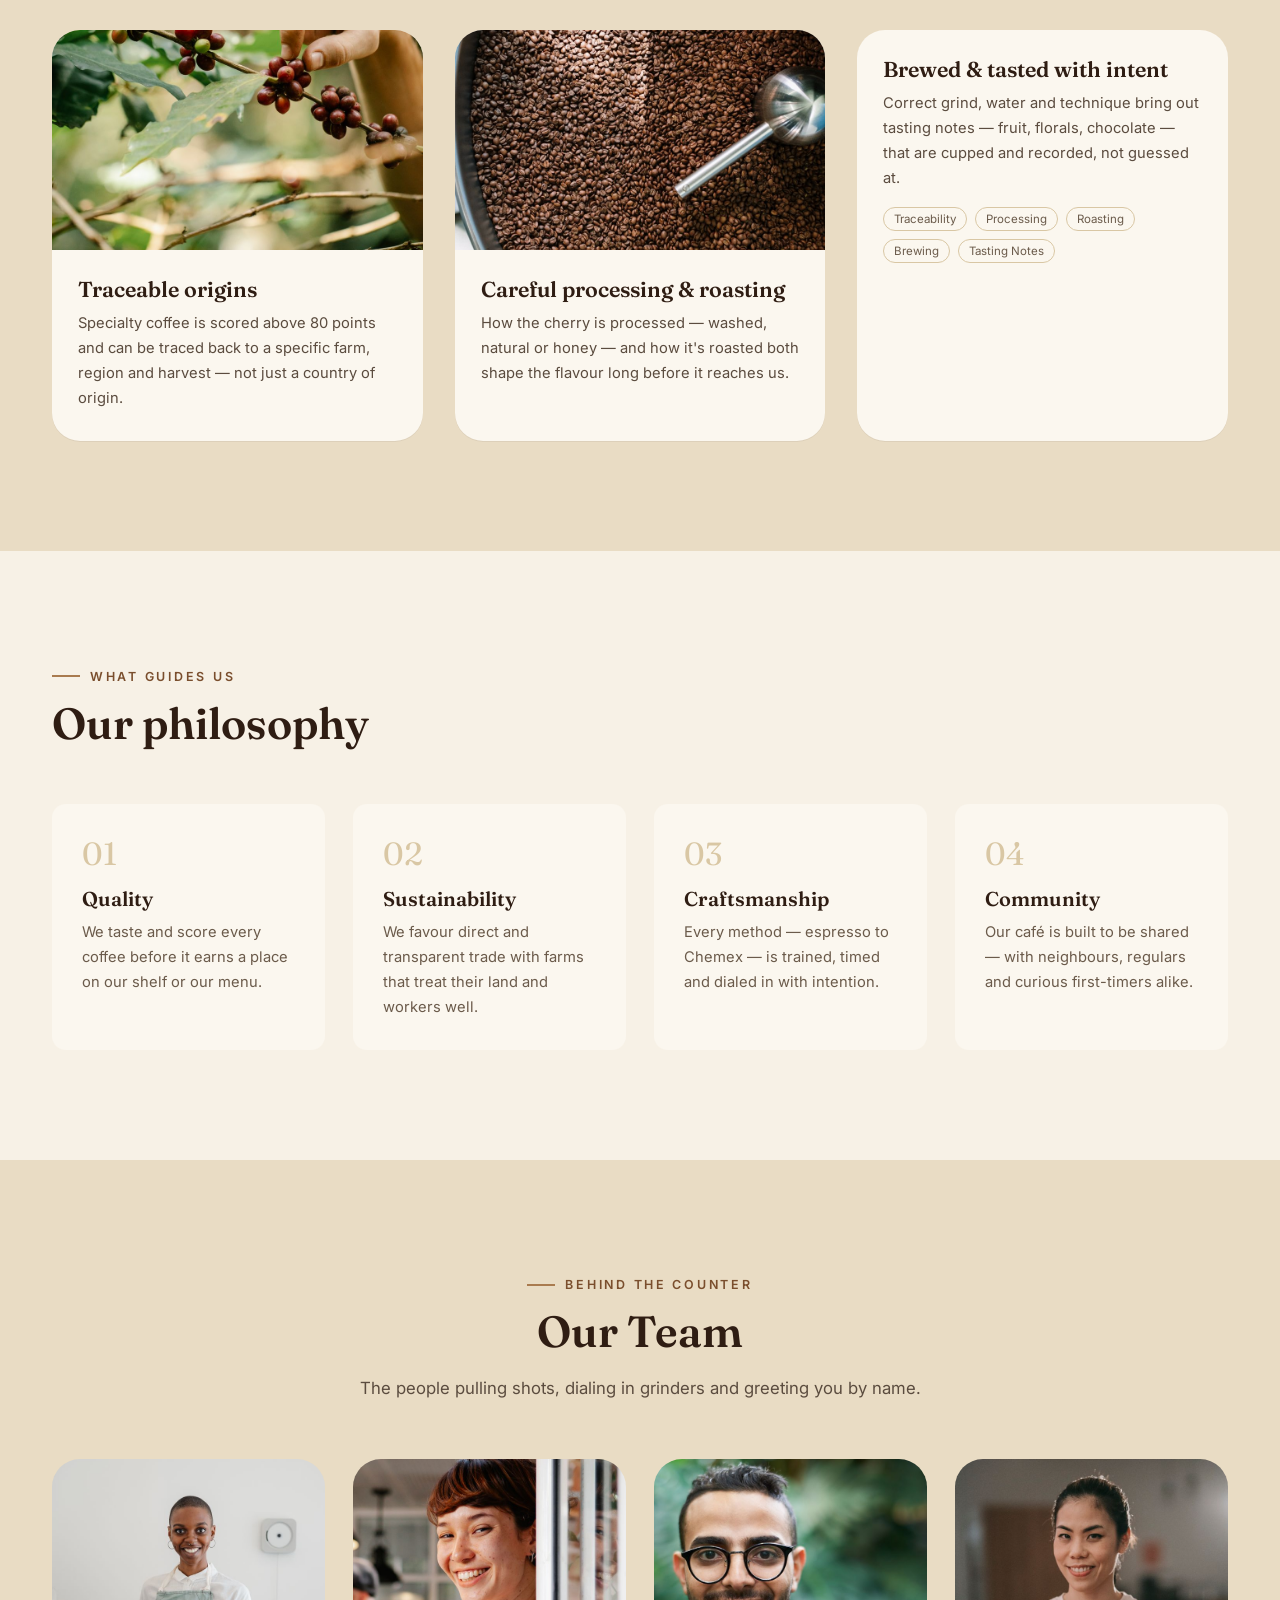
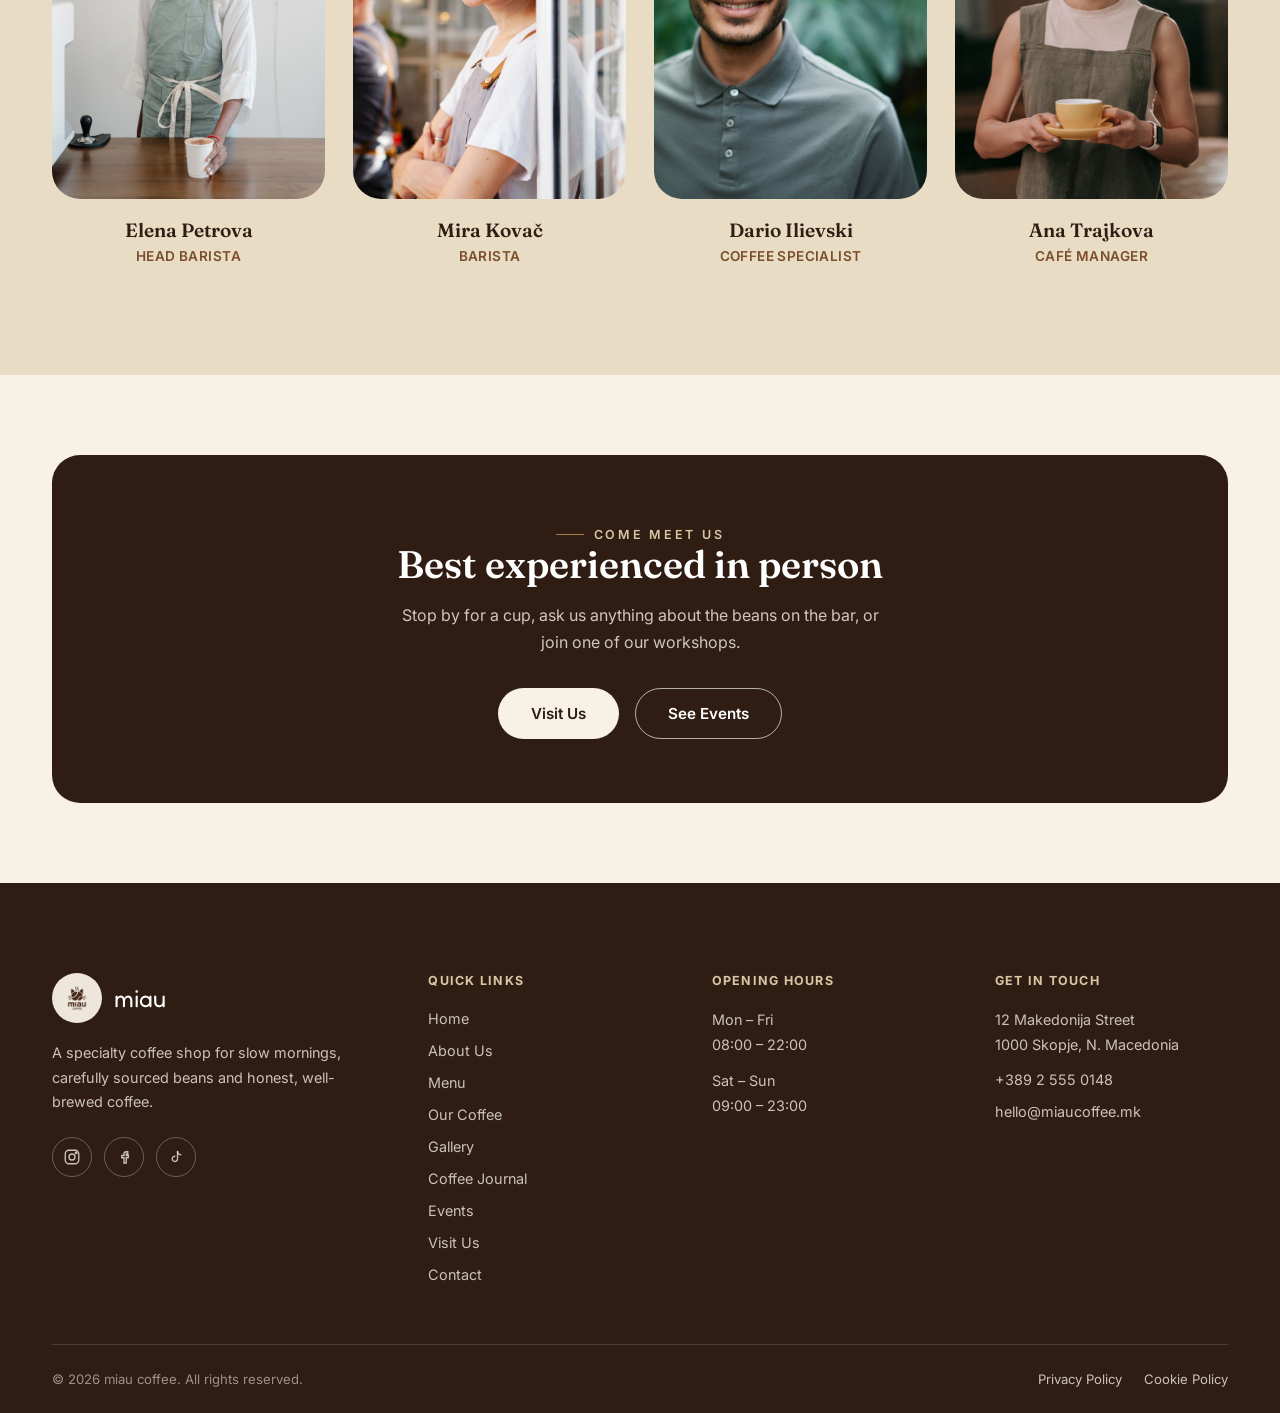
<file: about.html>
<!DOCTYPE html>
<html lang="en">
<head>
<meta charset="UTF-8">
<meta name="viewport" content="width=device-width, initial-scale=1.0">
<title>About Us — miau coffee</title>
<meta name="description" content="Meet miau coffee: our story, what specialty coffee means to us, our philosophy and the team behind the counter.">
<link rel="icon" type="image/png" sizes="32x32" href="images/logo/favicon-32.png">
<link rel="apple-touch-icon" href="images/logo/apple-touch-icon.png">
<script src="js/theme-init.js"></script>
<link rel="stylesheet" href="css/style.css">
</head>
<body>
<a class="skip-link" href="#main">Skip to content</a>

<header class="site-header on-dark">
  <div class="container">
    <a href="index.html" class="brand">
      <img src="images/logo/miau-logo.png" alt="miau coffee logo">
      <span class="brand-word" translate="no">mi<span>a</span>u</span>
    </a>
    <nav class="nav-links" aria-label="Primary">
      <a href="index.html">Home</a>
      <a href="about.html" class="active" aria-current="page">About Us</a>
      <a href="menu.html">Menu</a>
      <a href="our-coffee.html">Our Coffee</a>
      <a href="brewing-methods.html">Brewing Methods</a>
      <a href="gallery.html">Gallery</a>
      <a href="events.html">Events</a>
      <a href="journal.html">Journal</a>
      <a href="visit-us.html">Visit Us</a>
      <a href="contact.html">Contact</a>
    </nav>
    <div class="header-tools">
      <div class="lang-switch" role="group" aria-label="Language">
        <button type="button" class="lang-btn" data-lang="en" lang="en" aria-pressed="true" aria-label="English" translate="no">EN</button><span class="lang-sep" aria-hidden="true">|</span><button type="button" class="lang-btn" data-lang="mk" lang="mk" aria-pressed="false" aria-label="Македонски" translate="no">MK</button>
      </div>
      <button type="button" class="theme-toggle" id="theme-toggle" aria-label="Switch to dark mode" aria-pressed="false" title="Switch to dark mode">
        <svg class="icon-moon" width="17" height="17" viewBox="0 0 24 24" fill="none" stroke="currentColor" stroke-width="2" stroke-linecap="round" stroke-linejoin="round" aria-hidden="true" focusable="false"><path d="M21 12.8A9 9 0 1 1 11.2 3a7 7 0 0 0 9.8 9.8z"/></svg>
        <svg class="icon-sun" width="17" height="17" viewBox="0 0 24 24" fill="none" stroke="currentColor" stroke-width="2" stroke-linecap="round" stroke-linejoin="round" aria-hidden="true" focusable="false"><circle cx="12" cy="12" r="4.5"/><path d="M12 2v2M12 20v2M4.9 4.9l1.4 1.4M17.7 17.7l1.4 1.4M2 12h2M20 12h2M4.9 19.1l1.4-1.4M17.7 6.3l1.4-1.4"/></svg>
      </button>
    </div>
    <button type="button" class="hamburger" aria-label="Toggle menu" aria-expanded="false" aria-controls="mobile-menu"><span></span><span></span><span></span></button>
  </div>
</header>
<nav class="mobile-menu" id="mobile-menu" aria-label="Mobile">
  <a href="index.html">Home</a>
  <a href="about.html" class="active" aria-current="page">About Us</a>
  <a href="menu.html">Menu</a>
  <a href="our-coffee.html">Our Coffee</a>
  <a href="brewing-methods.html">Brewing Methods</a>
  <a href="gallery.html">Gallery</a>
  <a href="events.html">Events</a>
  <a href="journal.html">Journal</a>
  <a href="visit-us.html">Visit Us</a>
  <a href="contact.html">Contact</a>
</nav>

<main id="main">

<section class="page-hero">
  <img src="images/about/story.jpg" alt="Two people sharing a coffee cupping session at miau coffee" loading="eager">
  <div class="hero-overlay"></div>
  <div class="page-hero-content">
    <span class="breadcrumb"><a href="index.html">Home</a> / About Us</span>
    <span class="eyebrow">Our story</span>
    <h1>Made by people who love coffee, for people who do too.</h1>
    <p>A small team, a lot of cups, and a genuine curiosity about where coffee comes from.</p>
  </div>
</section>

<!-- OUR STORY -->
<section class="section">
  <div class="container">
    <div class="split">
      <div class="split-body reveal">
        <span class="eyebrow">How it started</span>
        <h2>Our story</h2>
        <p>miau coffee began with a simple frustration: it was hard to find coffee in the city that was treated with the same care all the way from farm to cup. So we started roaster visits, cupping sessions, and a lot of testing — chasing beans with real character instead of just a bag with a nice label.</p>
        <p>What grew out of that was a small café built around craftsmanship, honest sourcing, and a room worth lingering in. We wanted a place where a curious first-time visitor and a seasoned coffee nerd could both find something worth coming back for.</p>
        <p>Today, miau coffee is where we welcome our neighbourhood every morning, host tastings and workshops most weeks, and keep chasing the next great cup — one origin at a time.</p>
      </div>
      <div class="split-media reveal reveal-delay-1">
        <img src="images/about/visit-interior.jpg" alt="Cozy window seat at miau coffee with two cups of latte art" loading="lazy">
      </div>
    </div>
  </div>
</section>

<!-- WHAT IS SPECIALTY COFFEE -->
<section class="section section-alt">
  <div class="container">
    <div class="section-head center reveal" style="margin-left:auto;margin-right:auto;">
      <span class="eyebrow">A quick primer</span>
      <h2>What is specialty coffee?</h2>
      <p>It's a simple idea with a lot of craft behind it: coffee graded, sourced and prepared with enough care that its origin actually shows up in the cup.</p>
    </div>
    <div class="grid-3">
      <div class="coffee-card reveal">
        <div class="coffee-card-media" style="height:220px;"><img src="images/about/specialty-1.jpg" alt="Hand picking ripe coffee cherries on the branch" loading="lazy"></div>
        <div class="coffee-card-body">
          <h3>Traceable origins</h3>
          <p style="color:var(--text-soft); font-size:0.92rem;">Specialty coffee is scored above 80 points and can be traced back to a specific farm, region and harvest — not just a country of origin.</p>
        </div>
      </div>
      <div class="coffee-card reveal reveal-delay-1">
        <div class="coffee-card-media" style="height:220px;"><img src="images/about/specialty-2.jpg" alt="Coffee beans in a roasting drum" loading="lazy"></div>
        <div class="coffee-card-body">
          <h3>Careful processing &amp; roasting</h3>
          <p style="color:var(--text-soft); font-size:0.92rem;">How the cherry is processed — washed, natural or honey — and how it's roasted both shape the flavour long before it reaches us.</p>
        </div>
      </div>
      <div class="coffee-card reveal reveal-delay-2">
        <div class="coffee-card-body">
          <h3>Brewed &amp; tasted with intent</h3>
          <p style="color:var(--text-soft); font-size:0.92rem;">Correct grind, water and technique bring out tasting notes — fruit, florals, chocolate — that are cupped and recorded, not guessed at.</p>
          <div class="coffee-card-meta" style="margin-top:16px;">
            <span>Traceability</span><span>Processing</span><span>Roasting</span><span>Brewing</span><span>Tasting Notes</span>
          </div>
        </div>
      </div>
    </div>
  </div>
</section>

<!-- PHILOSOPHY -->
<section class="section">
  <div class="container">
    <div class="section-head reveal">
      <span class="eyebrow">What guides us</span>
      <h2>Our philosophy</h2>
    </div>
    <div class="grid-4">
      <div class="principle-card reveal">
        <div class="principle-num">01</div>
        <h3>Quality</h3>
        <p>We taste and score every coffee before it earns a place on our shelf or our menu.</p>
      </div>
      <div class="principle-card reveal reveal-delay-1">
        <div class="principle-num">02</div>
        <h3>Sustainability</h3>
        <p>We favour direct and transparent trade with farms that treat their land and workers well.</p>
      </div>
      <div class="principle-card reveal reveal-delay-2">
        <div class="principle-num">03</div>
        <h3>Craftsmanship</h3>
        <p>Every method — espresso to Chemex — is trained, timed and dialed in with intention.</p>
      </div>
      <div class="principle-card reveal reveal-delay-3">
        <div class="principle-num">04</div>
        <h3>Community</h3>
        <p>Our café is built to be shared — with neighbours, regulars and curious first-timers alike.</p>
      </div>
    </div>
  </div>
</section>

<!-- TEAM -->
<section id="team" class="section section-alt team-section" aria-labelledby="team-heading">
  <div class="container">
    <div class="section-head center reveal" style="margin-left:auto;margin-right:auto;">
      <span class="eyebrow">Behind the counter</span>
      <h2 id="team-heading">Our Team</h2>
      <p>The people pulling shots, dialing in grinders and greeting you by name.</p>
    </div>
    <div class="grid-4 team-list">
      <article class="team-card reveal">
        <div class="team-photo"><img src="images/team/team-1.jpg" alt="Portrait of the Head Barista at miau coffee" loading="lazy"></div>
        <h3>Elena Petrova</h3>
        <span class="role">Head Barista</span>
      </article>
      <article class="team-card reveal reveal-delay-1">
        <div class="team-photo"><img src="images/team/team-3.jpg" alt="Portrait of a Barista at miau coffee" loading="lazy"></div>
        <h3>Mira Kovač</h3>
        <span class="role">Barista</span>
      </article>
      <article class="team-card reveal reveal-delay-2">
        <div class="team-photo"><img src="images/team/team-2.jpg" alt="Portrait of the Coffee Specialist at miau coffee" loading="lazy"></div>
        <h3>Dario Ilievski</h3>
        <span class="role">Coffee Specialist</span>
      </article>
      <article class="team-card reveal reveal-delay-3">
        <div class="team-photo"><img src="images/team/team-4.jpg" alt="Portrait of the Café Manager at miau coffee" loading="lazy"></div>
        <h3>Ana Trajkova</h3>
        <span class="role">Café Manager</span>
      </article>
    </div>
  </div>
</section>

<section class="section-tight">
  <div class="container">
    <div class="cta-band reveal">
      <span class="eyebrow" style="color:var(--beige-dark);">Come meet us</span>
      <h2>Best experienced in person</h2>
      <p>Stop by for a cup, ask us anything about the beans on the bar, or join one of our workshops.</p>
      <div class="cta-actions">
        <a href="visit-us.html" class="btn btn-light">Visit Us</a>
        <a href="events.html" class="btn btn-ghost-light">See Events</a>
      </div>
    </div>
  </div>
</section>

</main>

<footer class="site-footer">
  <div class="container">
    <div class="footer-grid">
      <div class="footer-col">
        <div class="footer-brand">
          <img src="images/logo/miau-logo.png" alt="miau coffee logo">
          <span class="footer-brand-word" translate="no">miau</span>
        </div>
        <p class="footer-desc">A specialty coffee shop for slow mornings, carefully sourced beans and honest, well-brewed coffee.</p>
        <div class="social-row">
          <a href="https://instagram.com" target="_blank" rel="noopener" aria-label="miau coffee on Instagram"><svg width="18" height="18" viewBox="0 0 24 24" fill="none" stroke="currentColor" stroke-width="1.8" aria-hidden="true"><rect x="3" y="3" width="18" height="18" rx="5"/><circle cx="12" cy="12" r="4"/><circle cx="17.5" cy="6.5" r="1"/></svg></a>
          <a href="https://facebook.com" target="_blank" rel="noopener" aria-label="miau coffee on Facebook"><svg width="18" height="18" viewBox="0 0 24 24" fill="none" stroke="currentColor" stroke-width="1.8" aria-hidden="true"><path d="M15 8h2V5h-2a3 3 0 0 0-3 3v2H9v3h3v7h3v-7h2.5l.5-3H15V8z"/></svg></a>
          <a href="https://tiktok.com" target="_blank" rel="noopener" aria-label="miau coffee on TikTok"><svg width="18" height="18" viewBox="0 0 24 24" fill="none" stroke="currentColor" stroke-width="1.8" aria-hidden="true"><path d="M14 4v10.5a3.5 3.5 0 1 1-3-3.46"/><path d="M14 4a5 5 0 0 0 5 5"/></svg></a>
        </div>
      </div>
      <div class="footer-col">
        <h2 class="footer-title">Quick Links</h2>
        <ul>
          <li><a href="index.html">Home</a></li>
          <li><a href="about.html">About Us</a></li>
          <li><a href="menu.html">Menu</a></li>
          <li><a href="our-coffee.html">Our Coffee</a></li>
          <li><a href="gallery.html">Gallery</a></li>
          <li><a href="journal.html">Coffee Journal</a></li>
          <li><a href="events.html">Events</a></li>
          <li><a href="visit-us.html">Visit Us</a></li>
          <li><a href="contact.html">Contact</a></li>
        </ul>
      </div>
      <div class="footer-col">
        <h2 class="footer-title">Opening Hours</h2>
        <ul>
          <li><p>Mon – Fri<br>08:00 – 22:00</p></li>
          <li><p>Sat – Sun<br>09:00 – 23:00</p></li>
        </ul>
      </div>
      <div class="footer-col">
        <h2 class="footer-title">Get in Touch</h2>
        <ul>
          <li><p>12 Makedonija Street<br>1000 Skopje, N. Macedonia</p></li>
          <li><a href="tel:+38925550148">+389 2 555 0148</a></li>
          <li><a href="mailto:hello@miaucoffee.mk">hello@miaucoffee.mk</a></li>
        </ul>
      </div>
    </div>
    <div class="footer-bottom">
      <span>&copy; <span data-year>2026</span> miau coffee. All rights reserved.</span>
      <nav class="legal-links" aria-label="Legal">
        <a href="privacy.html">Privacy Policy</a>
        <a href="cookies.html">Cookie Policy</a>
      </nav>
    </div>
  </div>
</footer>

<!-- ================= COOKIE CONSENT ================= -->
<div class="cookie-banner" id="cookie-banner" role="region" aria-label="Cookie consent" hidden>
  <div class="cookie-banner-inner">
    <div class="cookie-banner-text">
      <p class="cookie-banner-title">We value your privacy</p>
      <p>We use cookies to improve your browsing experience. You can accept or reject optional cookies, and change your choice at any time.</p>
    </div>
    <div class="cookie-banner-actions">
      <button type="button" class="btn btn-primary btn-sm" data-cookie-choice="accepted">Accept</button>
      <button type="button" class="btn btn-outline btn-sm" data-cookie-choice="rejected">Reject</button>
      <a href="cookies.html" class="cookie-banner-link">Cookie Policy</a>
    </div>
  </div>
</div>

<script src="js/i18n.js"></script>
<script src="js/main.js"></script>
</body>
</html>
</file>
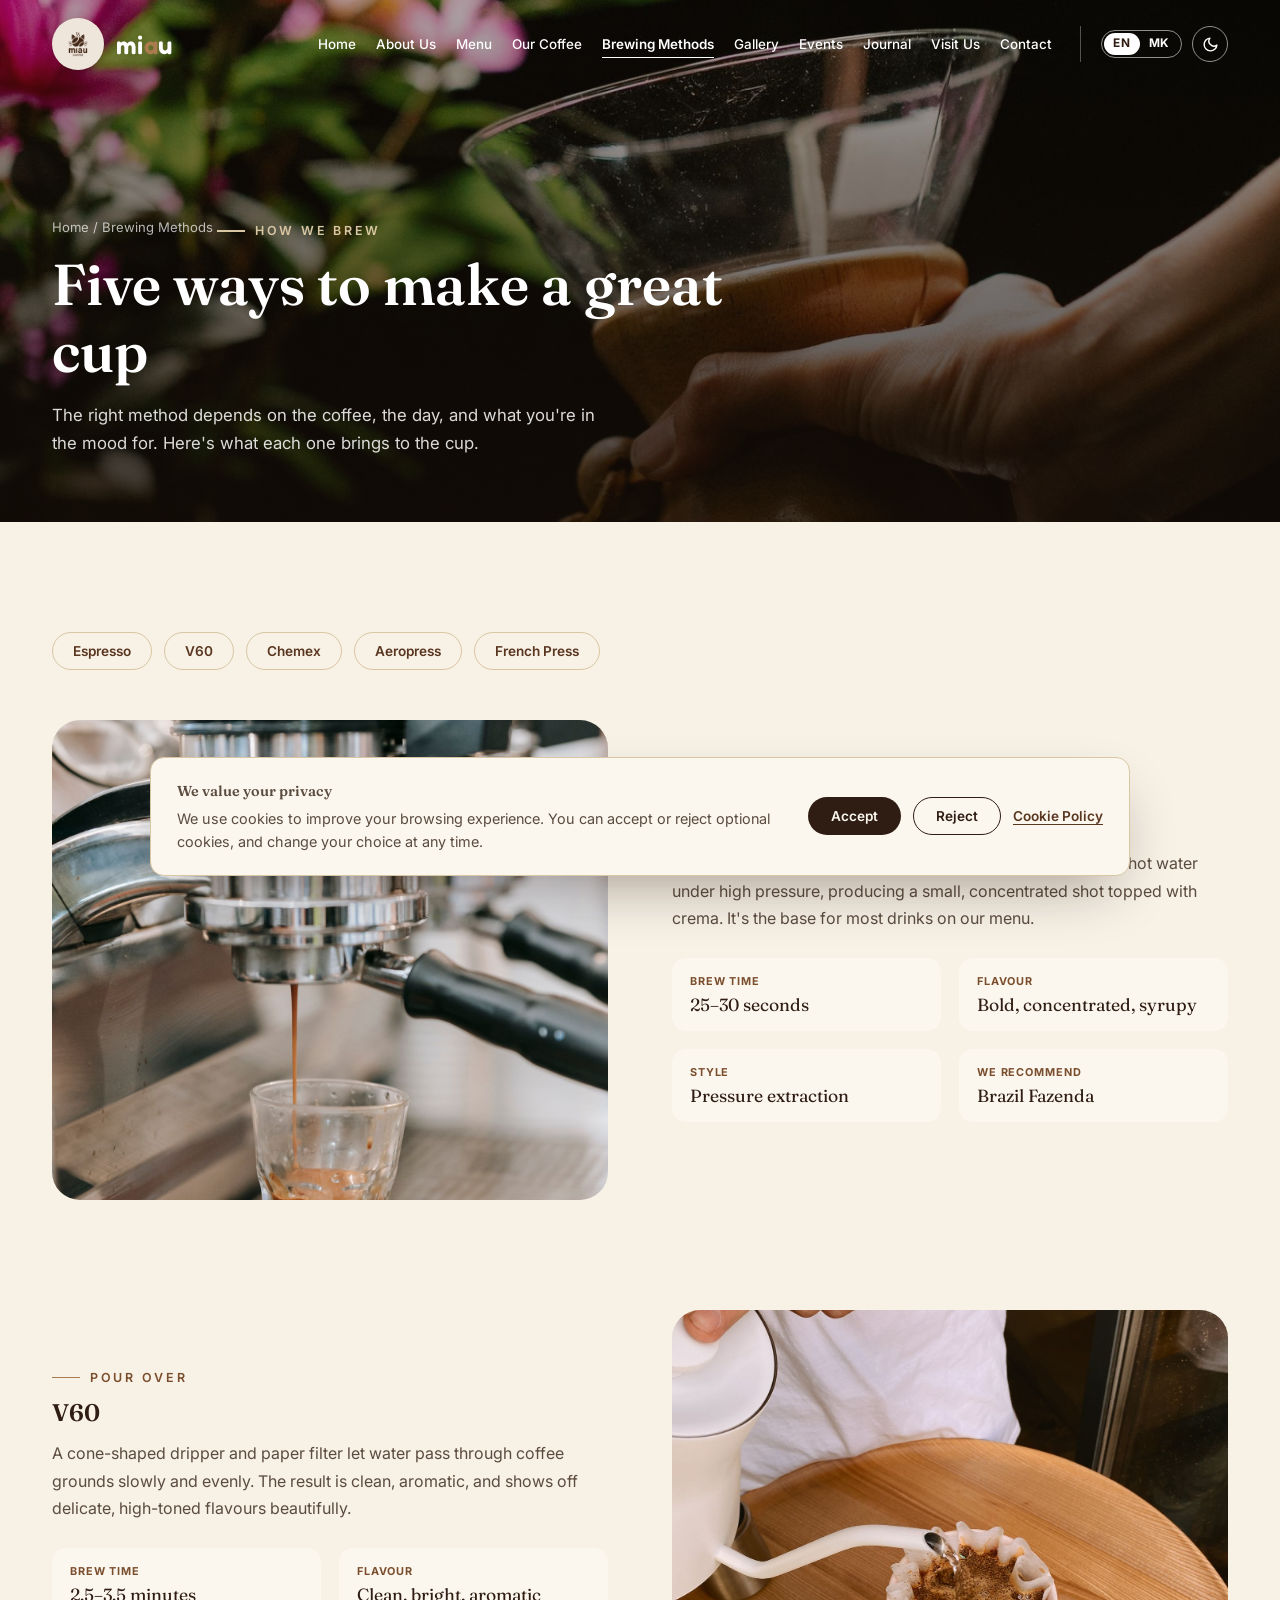
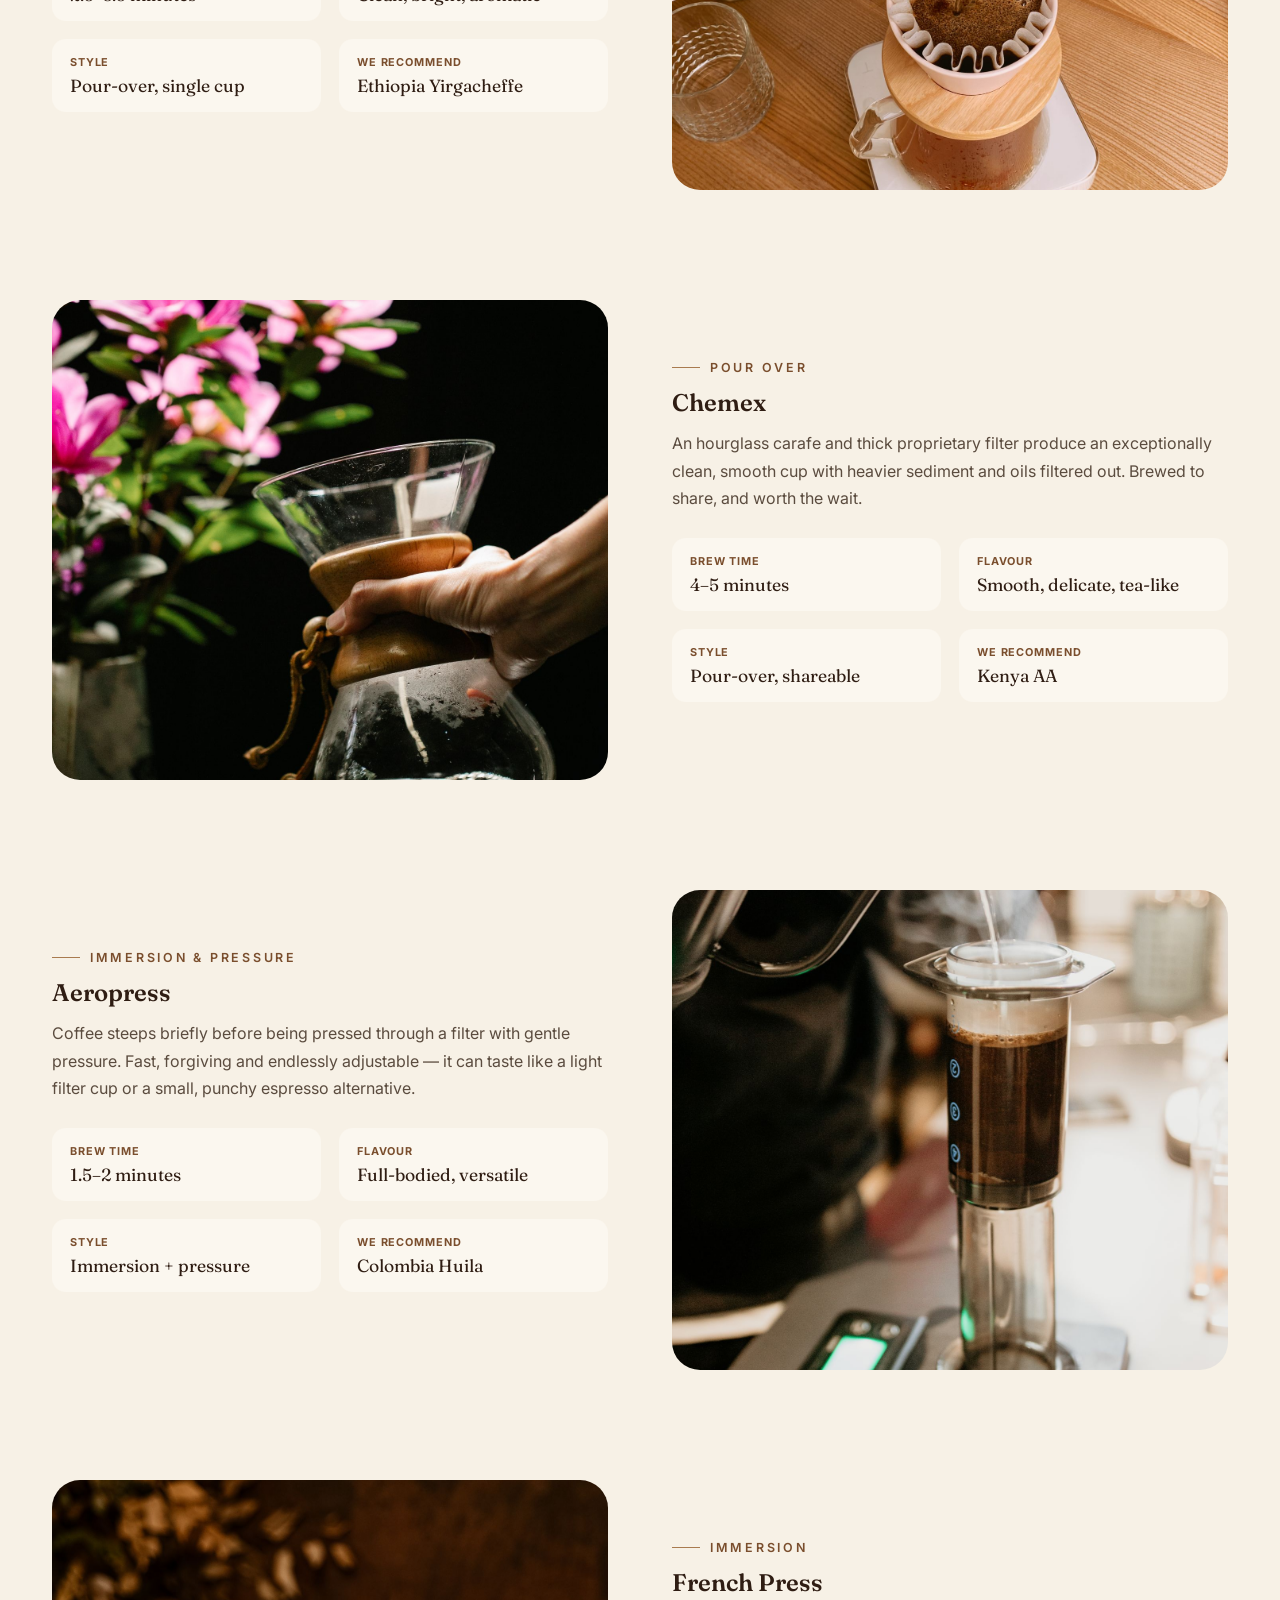
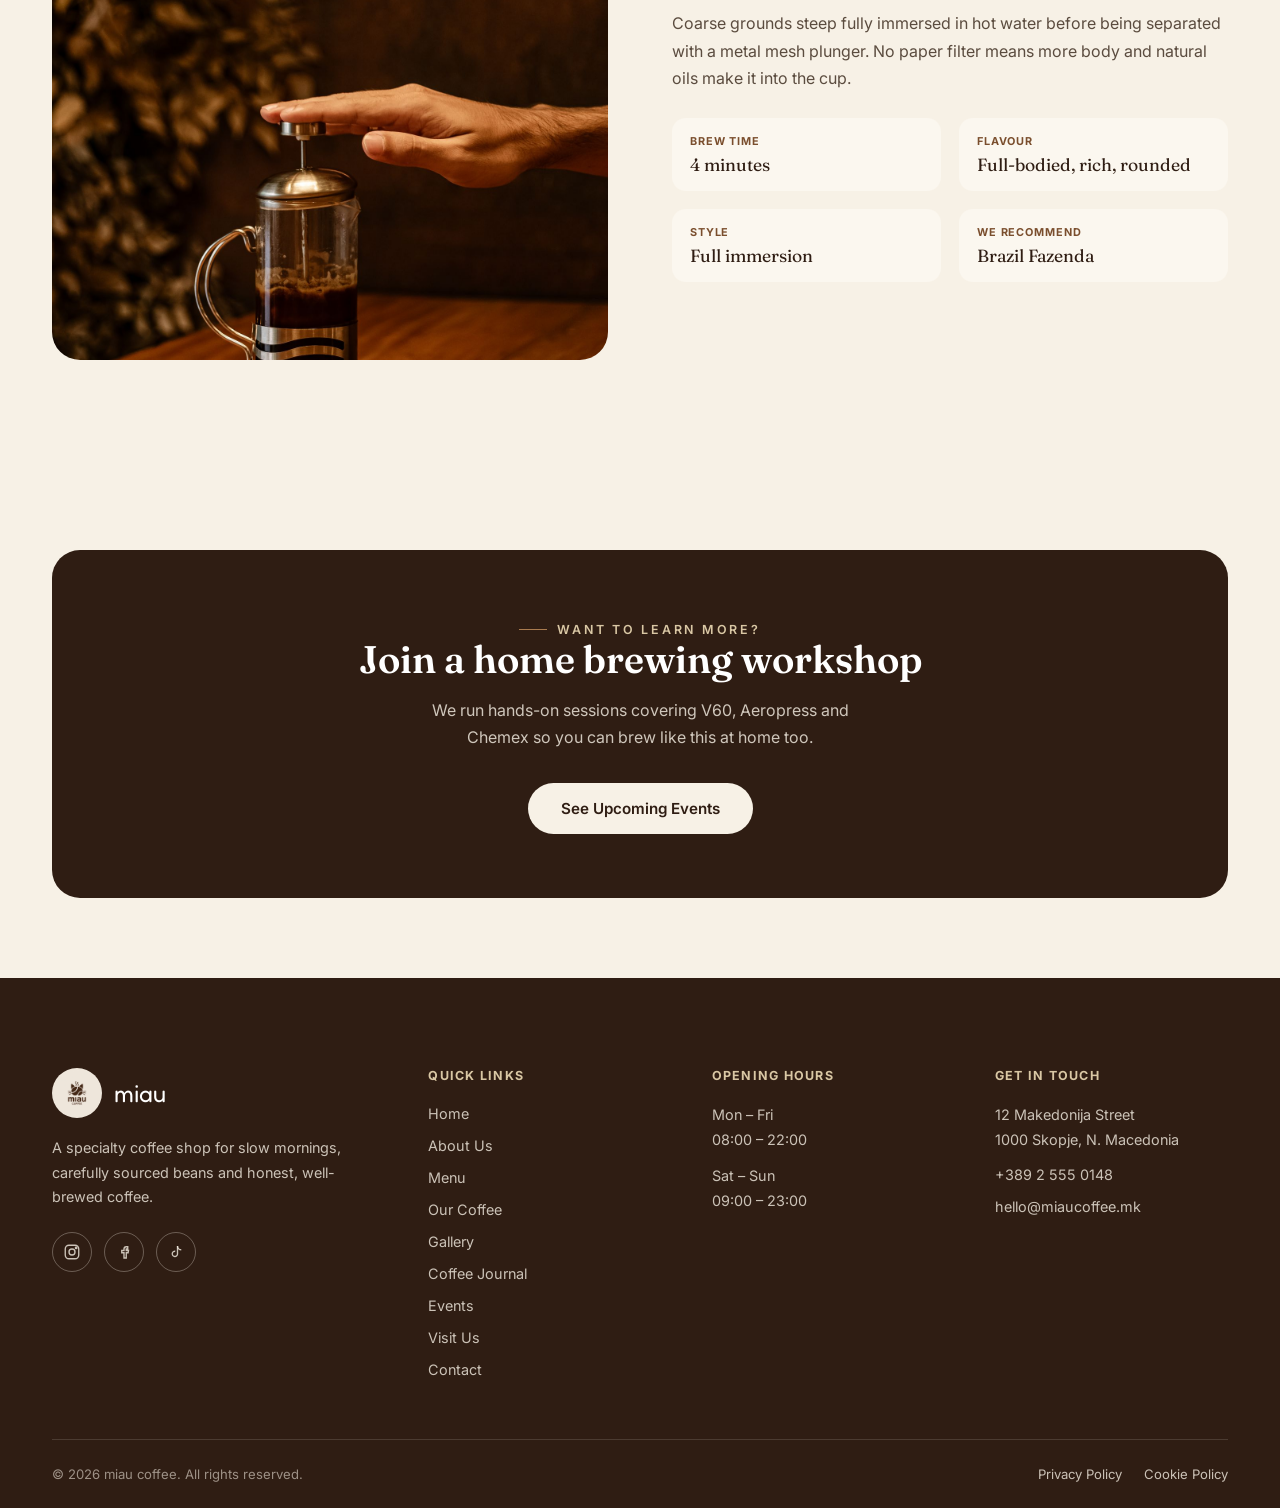
<file: brewing-methods.html>
<!DOCTYPE html>
<html lang="en">
<head>
<meta charset="UTF-8">
<meta name="viewport" content="width=device-width, initial-scale=1.0">
<title>Brewing Methods — miau coffee</title>
<meta name="description" content="Espresso, V60, Chemex, Aeropress and French Press — learn how each brewing method changes the flavour of your coffee at miau coffee.">
<link rel="icon" type="image/png" sizes="32x32" href="images/logo/favicon-32.png">
<link rel="apple-touch-icon" href="images/logo/apple-touch-icon.png">
<script src="js/theme-init.js"></script>
<link rel="stylesheet" href="css/style.css">
</head>
<body>
<a class="skip-link" href="#main">Skip to content</a>

<header class="site-header on-dark">
  <div class="container">
    <a href="index.html" class="brand">
      <img src="images/logo/miau-logo.png" alt="miau coffee logo">
      <span class="brand-word" translate="no">mi<span>a</span>u</span>
    </a>
    <nav class="nav-links" aria-label="Primary">
      <a href="index.html">Home</a>
      <a href="about.html">About Us</a>
      <a href="menu.html">Menu</a>
      <a href="our-coffee.html">Our Coffee</a>
      <a href="brewing-methods.html" class="active" aria-current="page">Brewing Methods</a>
      <a href="gallery.html">Gallery</a>
      <a href="events.html">Events</a>
      <a href="journal.html">Journal</a>
      <a href="visit-us.html">Visit Us</a>
      <a href="contact.html">Contact</a>
    </nav>
    <div class="header-tools">
      <div class="lang-switch" role="group" aria-label="Language">
        <button type="button" class="lang-btn" data-lang="en" lang="en" aria-pressed="true" aria-label="English" translate="no">EN</button><span class="lang-sep" aria-hidden="true">|</span><button type="button" class="lang-btn" data-lang="mk" lang="mk" aria-pressed="false" aria-label="Македонски" translate="no">MK</button>
      </div>
      <button type="button" class="theme-toggle" id="theme-toggle" aria-label="Switch to dark mode" aria-pressed="false" title="Switch to dark mode">
        <svg class="icon-moon" width="17" height="17" viewBox="0 0 24 24" fill="none" stroke="currentColor" stroke-width="2" stroke-linecap="round" stroke-linejoin="round" aria-hidden="true" focusable="false"><path d="M21 12.8A9 9 0 1 1 11.2 3a7 7 0 0 0 9.8 9.8z"/></svg>
        <svg class="icon-sun" width="17" height="17" viewBox="0 0 24 24" fill="none" stroke="currentColor" stroke-width="2" stroke-linecap="round" stroke-linejoin="round" aria-hidden="true" focusable="false"><circle cx="12" cy="12" r="4.5"/><path d="M12 2v2M12 20v2M4.9 4.9l1.4 1.4M17.7 17.7l1.4 1.4M2 12h2M20 12h2M4.9 19.1l1.4-1.4M17.7 6.3l1.4-1.4"/></svg>
      </button>
    </div>
    <button type="button" class="hamburger" aria-label="Toggle menu" aria-expanded="false" aria-controls="mobile-menu"><span></span><span></span><span></span></button>
  </div>
</header>
<nav class="mobile-menu" id="mobile-menu" aria-label="Mobile">
  <a href="index.html">Home</a>
  <a href="about.html">About Us</a>
  <a href="menu.html">Menu</a>
  <a href="our-coffee.html">Our Coffee</a>
  <a href="brewing-methods.html" class="active" aria-current="page">Brewing Methods</a>
  <a href="gallery.html">Gallery</a>
  <a href="events.html">Events</a>
  <a href="journal.html">Journal</a>
  <a href="visit-us.html">Visit Us</a>
  <a href="contact.html">Contact</a>
</nav>

<main id="main">

<section class="page-hero">
  <img src="images/brewing/chemex.jpg" alt="Chemex brewing coffee in a dark, moody setting" loading="eager">
  <div class="hero-overlay"></div>
  <div class="page-hero-content">
    <span class="breadcrumb"><a href="index.html">Home</a> / Brewing Methods</span>
    <span class="eyebrow">How we brew</span>
    <h1>Five ways to make a great cup</h1>
    <p>The right method depends on the coffee, the day, and what you're in the mood for. Here's what each one brings to the cup.</p>
  </div>
</section>

<section class="section">
  <div class="container">

    <div class="cat-badge-row reveal">
      <a href="#espresso" class="cat-badge">Espresso</a>
      <a href="#v60" class="cat-badge">V60</a>
      <a href="#chemex" class="cat-badge">Chemex</a>
      <a href="#aeropress" class="cat-badge">Aeropress</a>
      <a href="#french-press" class="cat-badge">French Press</a>
    </div>

    <div class="brew-detail reveal" id="espresso">
      <div class="brew-detail-media"><img src="images/brewing/espresso.jpg" alt="Espresso extracting from a machine into a small glass" loading="lazy"></div>
      <div class="brew-detail-body">
        <span class="eyebrow">Pressure brewed</span>
        <h2 style="margin-top:14px;">Espresso</h2>
        <p style="color:var(--text-soft); margin-top:14px;">Finely-ground coffee is compressed and forced through with hot water under high pressure, producing a small, concentrated shot topped with crema. It's the base for most drinks on our menu.</p>
        <div class="brew-stats">
          <div class="brew-stat"><div class="k">Brew Time</div><div class="v">25–30 seconds</div></div>
          <div class="brew-stat"><div class="k">Flavour</div><div class="v">Bold, concentrated, syrupy</div></div>
          <div class="brew-stat"><div class="k">Style</div><div class="v">Pressure extraction</div></div>
          <div class="brew-stat"><div class="k">We recommend</div><div class="v">Brazil Fazenda</div></div>
        </div>
      </div>
    </div>

    <div class="brew-detail rev reveal" id="v60">
      <div class="brew-detail-media"><img src="images/brewing/v60.jpg" alt="V60 pour-over coffee being poured over a filter" loading="lazy"></div>
      <div class="brew-detail-body">
        <span class="eyebrow">Pour over</span>
        <h2 style="margin-top:14px;">V60</h2>
        <p style="color:var(--text-soft); margin-top:14px;">A cone-shaped dripper and paper filter let water pass through coffee grounds slowly and evenly. The result is clean, aromatic, and shows off delicate, high-toned flavours beautifully.</p>
        <div class="brew-stats">
          <div class="brew-stat"><div class="k">Brew Time</div><div class="v">2.5–3.5 minutes</div></div>
          <div class="brew-stat"><div class="k">Flavour</div><div class="v">Clean, bright, aromatic</div></div>
          <div class="brew-stat"><div class="k">Style</div><div class="v">Pour-over, single cup</div></div>
          <div class="brew-stat"><div class="k">We recommend</div><div class="v">Ethiopia Yirgacheffe</div></div>
        </div>
      </div>
    </div>

    <div class="brew-detail reveal" id="chemex">
      <div class="brew-detail-media"><img src="images/brewing/chemex.jpg" alt="Chemex coffee maker in low, warm light" loading="lazy"></div>
      <div class="brew-detail-body">
        <span class="eyebrow">Pour over</span>
        <h2 style="margin-top:14px;">Chemex</h2>
        <p style="color:var(--text-soft); margin-top:14px;">An hourglass carafe and thick proprietary filter produce an exceptionally clean, smooth cup with heavier sediment and oils filtered out. Brewed to share, and worth the wait.</p>
        <div class="brew-stats">
          <div class="brew-stat"><div class="k">Brew Time</div><div class="v">4–5 minutes</div></div>
          <div class="brew-stat"><div class="k">Flavour</div><div class="v">Smooth, delicate, tea-like</div></div>
          <div class="brew-stat"><div class="k">Style</div><div class="v">Pour-over, shareable</div></div>
          <div class="brew-stat"><div class="k">We recommend</div><div class="v">Kenya AA</div></div>
        </div>
      </div>
    </div>

    <div class="brew-detail rev reveal" id="aeropress">
      <div class="brew-detail-media"><img src="images/brewing/aeropress.jpg" alt="Aeropress brewing with steam rising" loading="lazy"></div>
      <div class="brew-detail-body">
        <span class="eyebrow">Immersion &amp; pressure</span>
        <h2 style="margin-top:14px;">Aeropress</h2>
        <p style="color:var(--text-soft); margin-top:14px;">Coffee steeps briefly before being pressed through a filter with gentle pressure. Fast, forgiving and endlessly adjustable — it can taste like a light filter cup or a small, punchy espresso alternative.</p>
        <div class="brew-stats">
          <div class="brew-stat"><div class="k">Brew Time</div><div class="v">1.5–2 minutes</div></div>
          <div class="brew-stat"><div class="k">Flavour</div><div class="v">Full-bodied, versatile</div></div>
          <div class="brew-stat"><div class="k">Style</div><div class="v">Immersion + pressure</div></div>
          <div class="brew-stat"><div class="k">We recommend</div><div class="v">Colombia Huila</div></div>
        </div>
      </div>
    </div>

    <div class="brew-detail reveal" id="french-press">
      <div class="brew-detail-media"><img src="images/brewing/french-press.jpg" alt="Hand pressing down a French press plunger" loading="lazy"></div>
      <div class="brew-detail-body">
        <span class="eyebrow">Immersion</span>
        <h2 style="margin-top:14px;">French Press</h2>
        <p style="color:var(--text-soft); margin-top:14px;">Coarse grounds steep fully immersed in hot water before being separated with a metal mesh plunger. No paper filter means more body and natural oils make it into the cup.</p>
        <div class="brew-stats">
          <div class="brew-stat"><div class="k">Brew Time</div><div class="v">4 minutes</div></div>
          <div class="brew-stat"><div class="k">Flavour</div><div class="v">Full-bodied, rich, rounded</div></div>
          <div class="brew-stat"><div class="k">Style</div><div class="v">Full immersion</div></div>
          <div class="brew-stat"><div class="k">We recommend</div><div class="v">Brazil Fazenda</div></div>
        </div>
      </div>
    </div>

  </div>
</section>

<section class="section-tight">
  <div class="container">
    <div class="cta-band reveal">
      <span class="eyebrow" style="color:var(--beige-dark);">Want to learn more?</span>
      <h2>Join a home brewing workshop</h2>
      <p>We run hands-on sessions covering V60, Aeropress and Chemex so you can brew like this at home too.</p>
      <div class="cta-actions"><a href="events.html" class="btn btn-light">See Upcoming Events</a></div>
    </div>
  </div>
</section>

</main>

<footer class="site-footer">
  <div class="container">
    <div class="footer-grid">
      <div class="footer-col">
        <div class="footer-brand">
          <img src="images/logo/miau-logo.png" alt="miau coffee logo">
          <span class="footer-brand-word" translate="no">miau</span>
        </div>
        <p class="footer-desc">A specialty coffee shop for slow mornings, carefully sourced beans and honest, well-brewed coffee.</p>
        <div class="social-row">
          <a href="https://instagram.com" target="_blank" rel="noopener" aria-label="miau coffee on Instagram"><svg width="18" height="18" viewBox="0 0 24 24" fill="none" stroke="currentColor" stroke-width="1.8" aria-hidden="true"><rect x="3" y="3" width="18" height="18" rx="5"/><circle cx="12" cy="12" r="4"/><circle cx="17.5" cy="6.5" r="1"/></svg></a>
          <a href="https://facebook.com" target="_blank" rel="noopener" aria-label="miau coffee on Facebook"><svg width="18" height="18" viewBox="0 0 24 24" fill="none" stroke="currentColor" stroke-width="1.8" aria-hidden="true"><path d="M15 8h2V5h-2a3 3 0 0 0-3 3v2H9v3h3v7h3v-7h2.5l.5-3H15V8z"/></svg></a>
          <a href="https://tiktok.com" target="_blank" rel="noopener" aria-label="miau coffee on TikTok"><svg width="18" height="18" viewBox="0 0 24 24" fill="none" stroke="currentColor" stroke-width="1.8" aria-hidden="true"><path d="M14 4v10.5a3.5 3.5 0 1 1-3-3.46"/><path d="M14 4a5 5 0 0 0 5 5"/></svg></a>
        </div>
      </div>
      <div class="footer-col">
        <h2 class="footer-title">Quick Links</h2>
        <ul>
          <li><a href="index.html">Home</a></li>
          <li><a href="about.html">About Us</a></li>
          <li><a href="menu.html">Menu</a></li>
          <li><a href="our-coffee.html">Our Coffee</a></li>
          <li><a href="gallery.html">Gallery</a></li>
          <li><a href="journal.html">Coffee Journal</a></li>
          <li><a href="events.html">Events</a></li>
          <li><a href="visit-us.html">Visit Us</a></li>
          <li><a href="contact.html">Contact</a></li>
        </ul>
      </div>
      <div class="footer-col">
        <h2 class="footer-title">Opening Hours</h2>
        <ul>
          <li><p>Mon – Fri<br>08:00 – 22:00</p></li>
          <li><p>Sat – Sun<br>09:00 – 23:00</p></li>
        </ul>
      </div>
      <div class="footer-col">
        <h2 class="footer-title">Get in Touch</h2>
        <ul>
          <li><p>12 Makedonija Street<br>1000 Skopje, N. Macedonia</p></li>
          <li><a href="tel:+38925550148">+389 2 555 0148</a></li>
          <li><a href="mailto:hello@miaucoffee.mk">hello@miaucoffee.mk</a></li>
        </ul>
      </div>
    </div>
    <div class="footer-bottom">
      <span>&copy; <span data-year>2026</span> miau coffee. All rights reserved.</span>
      <nav class="legal-links" aria-label="Legal">
        <a href="privacy.html">Privacy Policy</a>
        <a href="cookies.html">Cookie Policy</a>
      </nav>
    </div>
  </div>
</footer>

<!-- ================= COOKIE CONSENT ================= -->
<div class="cookie-banner" id="cookie-banner" role="region" aria-label="Cookie consent" hidden>
  <div class="cookie-banner-inner">
    <div class="cookie-banner-text">
      <p class="cookie-banner-title">We value your privacy</p>
      <p>We use cookies to improve your browsing experience. You can accept or reject optional cookies, and change your choice at any time.</p>
    </div>
    <div class="cookie-banner-actions">
      <button type="button" class="btn btn-primary btn-sm" data-cookie-choice="accepted">Accept</button>
      <button type="button" class="btn btn-outline btn-sm" data-cookie-choice="rejected">Reject</button>
      <a href="cookies.html" class="cookie-banner-link">Cookie Policy</a>
    </div>
  </div>
</div>

<script src="js/i18n.js"></script>
<script src="js/main.js"></script>
</body>
</html>
</file>
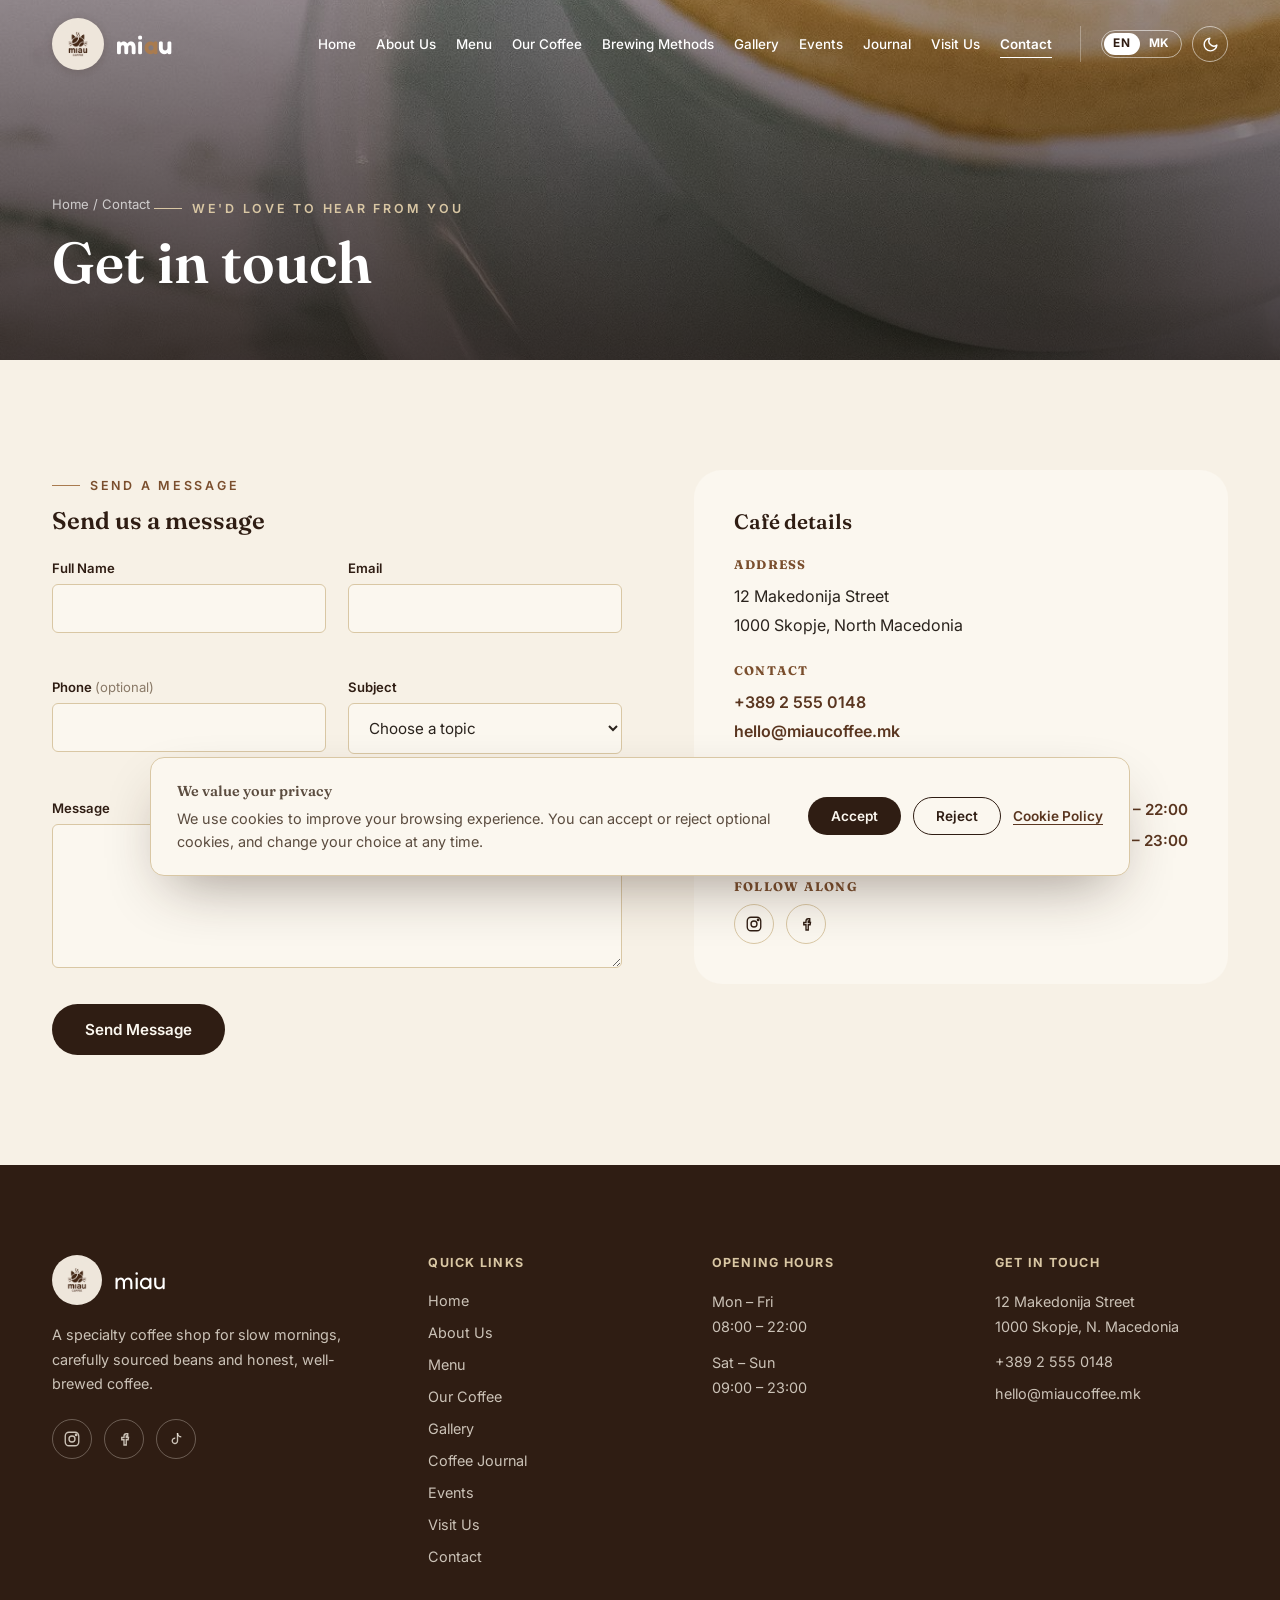
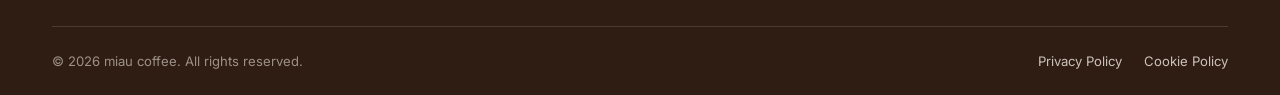
<file: contact.html>
<!DOCTYPE html>
<html lang="en">
<head>
<meta charset="UTF-8">
<meta name="viewport" content="width=device-width, initial-scale=1.0">
<title>Contact — miau coffee</title>
<meta name="description" content="Get in touch with miau coffee — send us a message, or find our phone, email and social details.">
<link rel="icon" type="image/png" sizes="32x32" href="images/logo/favicon-32.png">
<link rel="apple-touch-icon" href="images/logo/apple-touch-icon.png">
<script src="js/theme-init.js"></script>
<link rel="stylesheet" href="css/style.css">
</head>
<body>
<a class="skip-link" href="#main">Skip to content</a>

<header class="site-header on-dark">
  <div class="container">
    <a href="index.html" class="brand">
      <img src="images/logo/miau-logo.png" alt="miau coffee logo">
      <span class="brand-word" translate="no">mi<span>a</span>u</span>
    </a>
    <nav class="nav-links" aria-label="Primary">
      <a href="index.html">Home</a>
      <a href="about.html">About Us</a>
      <a href="menu.html">Menu</a>
      <a href="our-coffee.html">Our Coffee</a>
      <a href="brewing-methods.html">Brewing Methods</a>
      <a href="gallery.html">Gallery</a>
      <a href="events.html">Events</a>
      <a href="journal.html">Journal</a>
      <a href="visit-us.html">Visit Us</a>
      <a href="contact.html" class="active" aria-current="page">Contact</a>
    </nav>
    <div class="header-tools">
      <div class="lang-switch" role="group" aria-label="Language">
        <button type="button" class="lang-btn" data-lang="en" lang="en" aria-pressed="true" aria-label="English" translate="no">EN</button><span class="lang-sep" aria-hidden="true">|</span><button type="button" class="lang-btn" data-lang="mk" lang="mk" aria-pressed="false" aria-label="Македонски" translate="no">MK</button>
      </div>
      <button type="button" class="theme-toggle" id="theme-toggle" aria-label="Switch to dark mode" aria-pressed="false" title="Switch to dark mode">
        <svg class="icon-moon" width="17" height="17" viewBox="0 0 24 24" fill="none" stroke="currentColor" stroke-width="2" stroke-linecap="round" stroke-linejoin="round" aria-hidden="true" focusable="false"><path d="M21 12.8A9 9 0 1 1 11.2 3a7 7 0 0 0 9.8 9.8z"/></svg>
        <svg class="icon-sun" width="17" height="17" viewBox="0 0 24 24" fill="none" stroke="currentColor" stroke-width="2" stroke-linecap="round" stroke-linejoin="round" aria-hidden="true" focusable="false"><circle cx="12" cy="12" r="4.5"/><path d="M12 2v2M12 20v2M4.9 4.9l1.4 1.4M17.7 17.7l1.4 1.4M2 12h2M20 12h2M4.9 19.1l1.4-1.4M17.7 6.3l1.4-1.4"/></svg>
      </button>
    </div>
    <button type="button" class="hamburger" aria-label="Toggle menu" aria-expanded="false" aria-controls="mobile-menu"><span></span><span></span><span></span></button>
  </div>
</header>
<nav class="mobile-menu" id="mobile-menu" aria-label="Mobile">
  <a href="index.html">Home</a>
  <a href="about.html">About Us</a>
  <a href="menu.html">Menu</a>
  <a href="our-coffee.html">Our Coffee</a>
  <a href="brewing-methods.html">Brewing Methods</a>
  <a href="gallery.html">Gallery</a>
  <a href="events.html">Events</a>
  <a href="journal.html">Journal</a>
  <a href="visit-us.html">Visit Us</a>
  <a href="contact.html" class="active" aria-current="page">Contact</a>
</nav>

<main id="main">

<section class="page-hero" style="min-height:max(280px, 40vh);">
  <img src="images/hero/welcome.jpg" alt="Latte art on a marble counter" loading="eager">
  <div class="hero-overlay"></div>
  <div class="page-hero-content">
    <span class="breadcrumb"><a href="index.html">Home</a> / Contact</span>
    <span class="eyebrow">We'd love to hear from you</span>
    <h1>Get in touch</h1>
  </div>
</section>

<section class="section">
  <div class="container">
    <div class="split" style="align-items:flex-start;">

      <div class="reveal">
        <span class="eyebrow">Send a message</span>
        <h2 style="margin:14px 0 26px;">Send us a message</h2>

        <div class="form-success" id="contactSuccess" role="status" aria-live="polite" tabindex="-1">
          <svg width="20" height="20" viewBox="0 0 24 24" fill="none" stroke="currentColor" stroke-width="2" aria-hidden="true"><polyline points="20 6 9 17 4 12"/></svg>
          <span><strong>Thank you! Your message has been received.</strong> We'll get back to you within a day or two.</span>
        </div>

        <form data-validate novalidate id="contactForm" class="contact-form" aria-label="Contact form">
          <div class="form-grid">
            <div class="form-field">
              <label for="cName">Full Name</label>
              <input type="text" id="cName" name="name" autocomplete="name" required>
              <span class="field-error"></span>
            </div>
            <div class="form-field">
              <label for="cEmail">Email</label>
              <input type="email" id="cEmail" name="email" autocomplete="email" required>
              <span class="field-error"></span>
            </div>
            <div class="form-field">
              <label for="cPhone">Phone <span class="opt">(optional)</span></label>
              <input type="tel" id="cPhone" name="phone" autocomplete="tel">
              <span class="field-error"></span>
            </div>
            <div class="form-field">
              <label for="cSubject">Subject</label>
              <select id="cSubject" name="subject" required>
                <option value="">Choose a topic</option>
                <option value="general">General question</option>
                <option value="events">Events &amp; workshops</option>
                <option value="wholesale">Wholesale / beans</option>
                <option value="feedback">Feedback</option>
              </select>
              <span class="field-error"></span>
            </div>
            <div class="form-field full">
              <label for="cMessage">Message</label>
              <textarea id="cMessage" name="message" rows="6" required></textarea>
              <span class="field-error"></span>
            </div>
          </div>
          <button type="submit" class="btn btn-primary" style="margin-top:12px;">Send Message</button>
        </form>
      </div>

      <div class="reveal reveal-delay-1" style="background:var(--surface); border-radius:var(--radius-lg); padding:40px;">
        <h3 style="font-size:1.3rem; margin-bottom:24px;">Café details</h3>
        <div class="visit-block" style="margin-bottom:24px;">
          <h4>Address</h4>
          <address>12 Makedonija Street<br>1000 Skopje, North Macedonia</address>
        </div>
        <div class="visit-block" style="margin-bottom:24px;">
          <h4>Contact</h4>
          <p>
            <a href="tel:+38925550148" style="color:var(--accent-strong); font-weight:600;">+389 2 555 0148</a><br>
            <a href="mailto:hello@miaucoffee.mk" style="color:var(--accent-strong); font-weight:600;">hello@miaucoffee.mk</a>
          </p>
        </div>
        <div class="visit-block" style="margin-bottom:24px;">
          <h4>Opening Hours</h4>
          <div class="visit-hours-row"><span>Monday – Friday</span><span>08:00 – 22:00</span></div>
          <div class="visit-hours-row"><span>Saturday – Sunday</span><span>09:00 – 23:00</span></div>
        </div>
        <div class="visit-block">
          <h4>Follow Along</h4>
          <div class="social-row" style="border-color:var(--border);">
            <a href="https://instagram.com" target="_blank" rel="noopener" aria-label="Instagram" style="border-color:var(--border); color:var(--heading);"><svg width="18" height="18" viewBox="0 0 24 24" fill="none" stroke="currentColor" stroke-width="1.8"><rect x="3" y="3" width="18" height="18" rx="5"/><circle cx="12" cy="12" r="4"/><circle cx="17.5" cy="6.5" r="1"/></svg></a>
            <a href="https://facebook.com" target="_blank" rel="noopener" aria-label="Facebook" style="border-color:var(--border); color:var(--heading);"><svg width="18" height="18" viewBox="0 0 24 24" fill="none" stroke="currentColor" stroke-width="1.8"><path d="M15 8h2V5h-2a3 3 0 0 0-3 3v2H9v3h3v7h3v-7h2.5l.5-3H15V8z"/></svg></a>
          </div>
        </div>
      </div>

    </div>
  </div>
</section>

</main>

<footer class="site-footer">
  <div class="container">
    <div class="footer-grid">
      <div class="footer-col">
        <div class="footer-brand">
          <img src="images/logo/miau-logo.png" alt="miau coffee logo">
          <span class="footer-brand-word" translate="no">miau</span>
        </div>
        <p class="footer-desc">A specialty coffee shop for slow mornings, carefully sourced beans and honest, well-brewed coffee.</p>
        <div class="social-row">
          <a href="https://instagram.com" target="_blank" rel="noopener" aria-label="miau coffee on Instagram"><svg width="18" height="18" viewBox="0 0 24 24" fill="none" stroke="currentColor" stroke-width="1.8" aria-hidden="true"><rect x="3" y="3" width="18" height="18" rx="5"/><circle cx="12" cy="12" r="4"/><circle cx="17.5" cy="6.5" r="1"/></svg></a>
          <a href="https://facebook.com" target="_blank" rel="noopener" aria-label="miau coffee on Facebook"><svg width="18" height="18" viewBox="0 0 24 24" fill="none" stroke="currentColor" stroke-width="1.8" aria-hidden="true"><path d="M15 8h2V5h-2a3 3 0 0 0-3 3v2H9v3h3v7h3v-7h2.5l.5-3H15V8z"/></svg></a>
          <a href="https://tiktok.com" target="_blank" rel="noopener" aria-label="miau coffee on TikTok"><svg width="18" height="18" viewBox="0 0 24 24" fill="none" stroke="currentColor" stroke-width="1.8" aria-hidden="true"><path d="M14 4v10.5a3.5 3.5 0 1 1-3-3.46"/><path d="M14 4a5 5 0 0 0 5 5"/></svg></a>
        </div>
      </div>
      <div class="footer-col">
        <h2 class="footer-title">Quick Links</h2>
        <ul>
          <li><a href="index.html">Home</a></li>
          <li><a href="about.html">About Us</a></li>
          <li><a href="menu.html">Menu</a></li>
          <li><a href="our-coffee.html">Our Coffee</a></li>
          <li><a href="gallery.html">Gallery</a></li>
          <li><a href="journal.html">Coffee Journal</a></li>
          <li><a href="events.html">Events</a></li>
          <li><a href="visit-us.html">Visit Us</a></li>
          <li><a href="contact.html">Contact</a></li>
        </ul>
      </div>
      <div class="footer-col">
        <h2 class="footer-title">Opening Hours</h2>
        <ul>
          <li><p>Mon – Fri<br>08:00 – 22:00</p></li>
          <li><p>Sat – Sun<br>09:00 – 23:00</p></li>
        </ul>
      </div>
      <div class="footer-col">
        <h2 class="footer-title">Get in Touch</h2>
        <ul>
          <li><p>12 Makedonija Street<br>1000 Skopje, N. Macedonia</p></li>
          <li><a href="tel:+38925550148">+389 2 555 0148</a></li>
          <li><a href="mailto:hello@miaucoffee.mk">hello@miaucoffee.mk</a></li>
        </ul>
      </div>
    </div>
    <div class="footer-bottom">
      <span>&copy; <span data-year>2026</span> miau coffee. All rights reserved.</span>
      <nav class="legal-links" aria-label="Legal">
        <a href="privacy.html">Privacy Policy</a>
        <a href="cookies.html">Cookie Policy</a>
      </nav>
    </div>
  </div>
</footer>

<!-- ================= COOKIE CONSENT ================= -->
<div class="cookie-banner" id="cookie-banner" role="region" aria-label="Cookie consent" hidden>
  <div class="cookie-banner-inner">
    <div class="cookie-banner-text">
      <p class="cookie-banner-title">We value your privacy</p>
      <p>We use cookies to improve your browsing experience. You can accept or reject optional cookies, and change your choice at any time.</p>
    </div>
    <div class="cookie-banner-actions">
      <button type="button" class="btn btn-primary btn-sm" data-cookie-choice="accepted">Accept</button>
      <button type="button" class="btn btn-outline btn-sm" data-cookie-choice="rejected">Reject</button>
      <a href="cookies.html" class="cookie-banner-link">Cookie Policy</a>
    </div>
  </div>
</div>

<script src="js/i18n.js"></script>
<script src="js/main.js"></script>
</body>
</html>
</file>
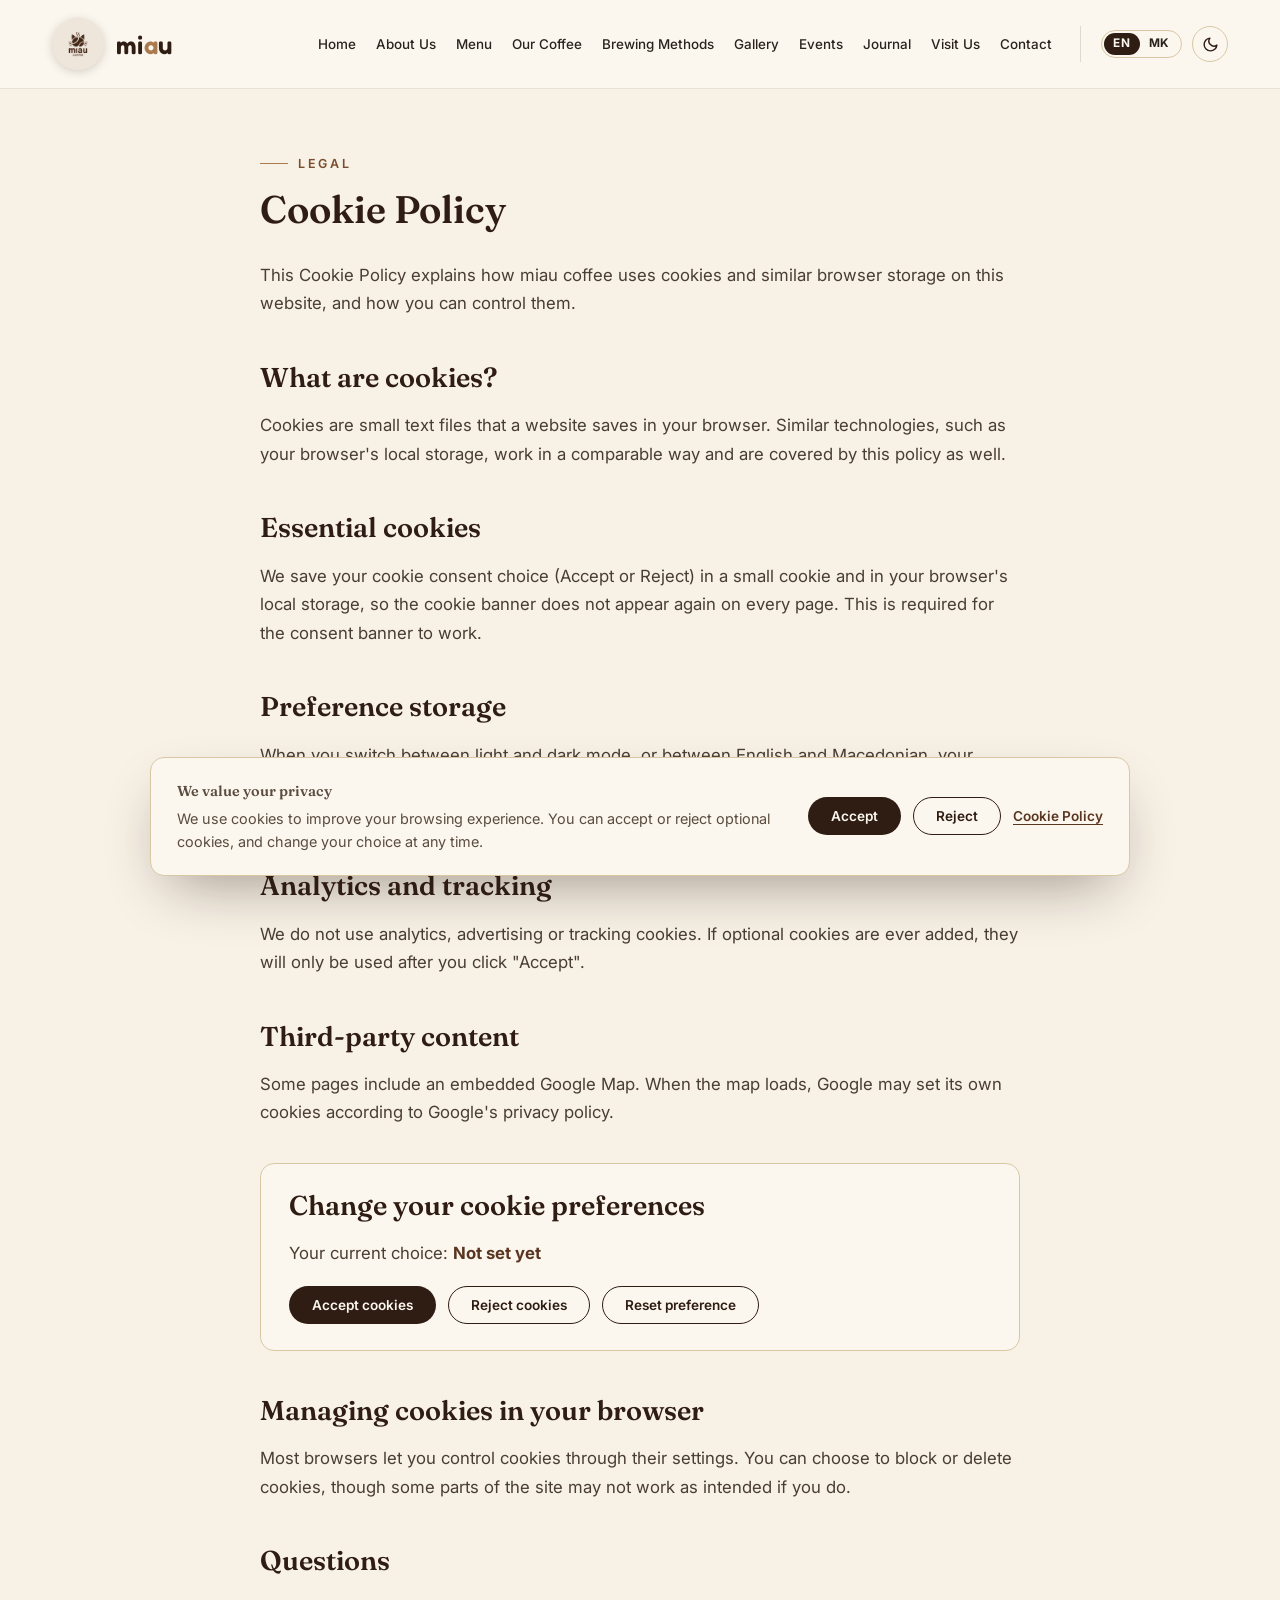
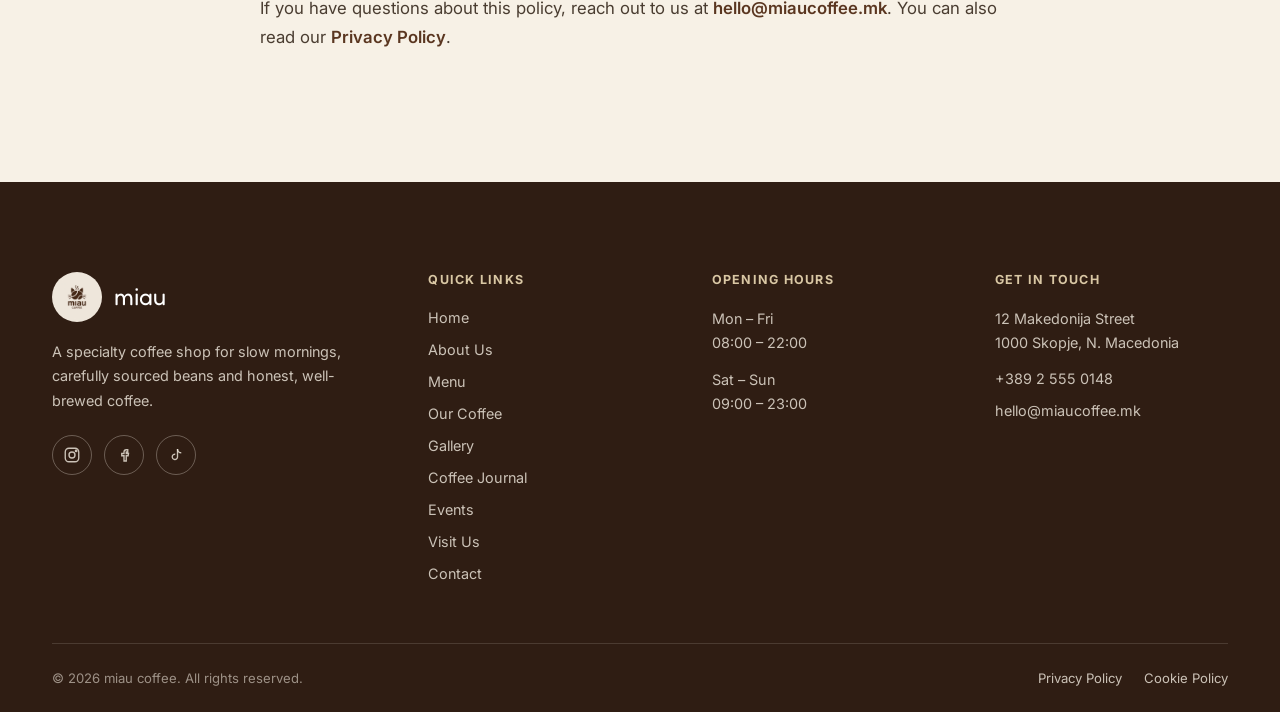
<file: cookies.html>
<!DOCTYPE html>
<html lang="en">
<head>
<meta charset="UTF-8">
<meta name="viewport" content="width=device-width, initial-scale=1.0">
<title>Cookie Policy — miau coffee</title>
<meta name="description" content="miau coffee's cookie policy — what cookies our website uses and why.">
<link rel="icon" type="image/png" sizes="32x32" href="images/logo/favicon-32.png">
<link rel="apple-touch-icon" href="images/logo/apple-touch-icon.png">
<script src="js/theme-init.js"></script>
<link rel="stylesheet" href="css/style.css">
</head>
<body>
<a class="skip-link" href="#main">Skip to content</a>

<header class="site-header on-light">
  <div class="container">
    <a href="index.html" class="brand">
      <img src="images/logo/miau-logo.png" alt="miau coffee logo">
      <span class="brand-word" translate="no">mi<span>a</span>u</span>
    </a>
    <nav class="nav-links" aria-label="Primary">
      <a href="index.html">Home</a>
      <a href="about.html">About Us</a>
      <a href="menu.html">Menu</a>
      <a href="our-coffee.html">Our Coffee</a>
      <a href="brewing-methods.html">Brewing Methods</a>
      <a href="gallery.html">Gallery</a>
      <a href="events.html">Events</a>
      <a href="journal.html">Journal</a>
      <a href="visit-us.html">Visit Us</a>
      <a href="contact.html">Contact</a>
    </nav>
    <div class="header-tools">
      <div class="lang-switch" role="group" aria-label="Language">
        <button type="button" class="lang-btn" data-lang="en" lang="en" aria-pressed="true" aria-label="English" translate="no">EN</button><span class="lang-sep" aria-hidden="true">|</span><button type="button" class="lang-btn" data-lang="mk" lang="mk" aria-pressed="false" aria-label="Македонски" translate="no">MK</button>
      </div>
      <button type="button" class="theme-toggle" id="theme-toggle" aria-label="Switch to dark mode" aria-pressed="false" title="Switch to dark mode">
        <svg class="icon-moon" width="17" height="17" viewBox="0 0 24 24" fill="none" stroke="currentColor" stroke-width="2" stroke-linecap="round" stroke-linejoin="round" aria-hidden="true" focusable="false"><path d="M21 12.8A9 9 0 1 1 11.2 3a7 7 0 0 0 9.8 9.8z"/></svg>
        <svg class="icon-sun" width="17" height="17" viewBox="0 0 24 24" fill="none" stroke="currentColor" stroke-width="2" stroke-linecap="round" stroke-linejoin="round" aria-hidden="true" focusable="false"><circle cx="12" cy="12" r="4.5"/><path d="M12 2v2M12 20v2M4.9 4.9l1.4 1.4M17.7 17.7l1.4 1.4M2 12h2M20 12h2M4.9 19.1l1.4-1.4M17.7 6.3l1.4-1.4"/></svg>
      </button>
    </div>
    <button type="button" class="hamburger" aria-label="Toggle menu" aria-expanded="false" aria-controls="mobile-menu"><span></span><span></span><span></span></button>
  </div>
</header>
<nav class="mobile-menu" id="mobile-menu" aria-label="Mobile">
  <a href="index.html">Home</a>
  <a href="about.html">About Us</a>
  <a href="menu.html">Menu</a>
  <a href="our-coffee.html">Our Coffee</a>
  <a href="brewing-methods.html">Brewing Methods</a>
  <a href="gallery.html">Gallery</a>
  <a href="events.html">Events</a>
  <a href="journal.html">Journal</a>
  <a href="visit-us.html">Visit Us</a>
  <a href="contact.html">Contact</a>
</nav>

<main id="main">
<section class="section legal-page" id="cookie-policy" style="padding-top:calc(var(--nav-height) + 60px);">
  <div class="container">
    <article class="article-body">
      <span class="eyebrow">Legal</span>
      <h1 style="font-family:var(--font-heading); font-size:2.4rem; margin:16px 0 30px;">Cookie Policy</h1>
      <p>This Cookie Policy explains how miau coffee uses cookies and similar browser storage on this website, and how you can control them.</p>

      <h2>What are cookies?</h2>
      <p>Cookies are small text files that a website saves in your browser. Similar technologies, such as your browser's local storage, work in a comparable way and are covered by this policy as well.</p>

      <h2>Essential cookies</h2>
      <p>We save your cookie consent choice (Accept or Reject) in a small cookie and in your browser's local storage, so the cookie banner does not appear again on every page. This is required for the consent banner to work.</p>

      <h2>Preference storage</h2>
      <p>When you switch between light and dark mode, or between English and Macedonian, your choice is remembered in your browser's local storage so it stays the same as you move between pages. This information never leaves your device.</p>

      <h2>Analytics and tracking</h2>
      <p>We do not use analytics, advertising or tracking cookies. If optional cookies are ever added, they will only be used after you click "Accept".</p>

      <h2>Third-party content</h2>
      <p>Some pages include an embedded Google Map. When the map loads, Google may set its own cookies according to Google's privacy policy.</p>

      <section class="cookie-prefs" id="cookie-preferences" aria-labelledby="cookie-prefs-title">
        <h2 id="cookie-prefs-title">Change your cookie preferences</h2>
        <p>Your current choice: <span class="cookie-status" data-cookie-status data-i18n-skip>Not set yet</span></p>
        <div class="cookie-prefs-actions">
          <button type="button" class="btn btn-primary btn-sm" data-cookie-choice="accepted">Accept cookies</button>
          <button type="button" class="btn btn-outline btn-sm" data-cookie-choice="rejected">Reject cookies</button>
          <button type="button" class="btn btn-outline btn-sm" data-cookie-reset>Reset preference</button>
        </div>
      </section>

      <h2>Managing cookies in your browser</h2>
      <p>Most browsers let you control cookies through their settings. You can choose to block or delete cookies, though some parts of the site may not work as intended if you do.</p>

      <h2>Questions</h2>
      <p>If you have questions about this policy, reach out to us at <a href="mailto:hello@miaucoffee.mk" style="color:var(--accent-strong); font-weight:600;">hello@miaucoffee.mk</a>. You can also read our <a href="privacy.html" style="color:var(--accent-strong); font-weight:600;">Privacy Policy</a>.</p>
    </article>
  </div>
</section>
</main>

<footer class="site-footer">
  <div class="container">
    <div class="footer-grid">
      <div class="footer-col">
        <div class="footer-brand">
          <img src="images/logo/miau-logo.png" alt="miau coffee logo">
          <span class="footer-brand-word" translate="no">miau</span>
        </div>
        <p class="footer-desc">A specialty coffee shop for slow mornings, carefully sourced beans and honest, well-brewed coffee.</p>
        <div class="social-row">
          <a href="https://instagram.com" target="_blank" rel="noopener" aria-label="miau coffee on Instagram"><svg width="18" height="18" viewBox="0 0 24 24" fill="none" stroke="currentColor" stroke-width="1.8" aria-hidden="true"><rect x="3" y="3" width="18" height="18" rx="5"/><circle cx="12" cy="12" r="4"/><circle cx="17.5" cy="6.5" r="1"/></svg></a>
          <a href="https://facebook.com" target="_blank" rel="noopener" aria-label="miau coffee on Facebook"><svg width="18" height="18" viewBox="0 0 24 24" fill="none" stroke="currentColor" stroke-width="1.8" aria-hidden="true"><path d="M15 8h2V5h-2a3 3 0 0 0-3 3v2H9v3h3v7h3v-7h2.5l.5-3H15V8z"/></svg></a>
          <a href="https://tiktok.com" target="_blank" rel="noopener" aria-label="miau coffee on TikTok"><svg width="18" height="18" viewBox="0 0 24 24" fill="none" stroke="currentColor" stroke-width="1.8" aria-hidden="true"><path d="M14 4v10.5a3.5 3.5 0 1 1-3-3.46"/><path d="M14 4a5 5 0 0 0 5 5"/></svg></a>
        </div>
      </div>
      <div class="footer-col">
        <h2 class="footer-title">Quick Links</h2>
        <ul>
          <li><a href="index.html">Home</a></li>
          <li><a href="about.html">About Us</a></li>
          <li><a href="menu.html">Menu</a></li>
          <li><a href="our-coffee.html">Our Coffee</a></li>
          <li><a href="gallery.html">Gallery</a></li>
          <li><a href="journal.html">Coffee Journal</a></li>
          <li><a href="events.html">Events</a></li>
          <li><a href="visit-us.html">Visit Us</a></li>
          <li><a href="contact.html">Contact</a></li>
        </ul>
      </div>
      <div class="footer-col">
        <h2 class="footer-title">Opening Hours</h2>
        <ul>
          <li><p>Mon – Fri<br>08:00 – 22:00</p></li>
          <li><p>Sat – Sun<br>09:00 – 23:00</p></li>
        </ul>
      </div>
      <div class="footer-col">
        <h2 class="footer-title">Get in Touch</h2>
        <ul>
          <li><p>12 Makedonija Street<br>1000 Skopje, N. Macedonia</p></li>
          <li><a href="tel:+38925550148">+389 2 555 0148</a></li>
          <li><a href="mailto:hello@miaucoffee.mk">hello@miaucoffee.mk</a></li>
        </ul>
      </div>
    </div>
    <div class="footer-bottom">
      <span>&copy; <span data-year>2026</span> miau coffee. All rights reserved.</span>
      <nav class="legal-links" aria-label="Legal">
        <a href="privacy.html">Privacy Policy</a>
        <a href="cookies.html">Cookie Policy</a>
      </nav>
    </div>
  </div>
</footer>

<!-- ================= COOKIE CONSENT ================= -->
<div class="cookie-banner" id="cookie-banner" role="region" aria-label="Cookie consent" hidden>
  <div class="cookie-banner-inner">
    <div class="cookie-banner-text">
      <p class="cookie-banner-title">We value your privacy</p>
      <p>We use cookies to improve your browsing experience. You can accept or reject optional cookies, and change your choice at any time.</p>
    </div>
    <div class="cookie-banner-actions">
      <button type="button" class="btn btn-primary btn-sm" data-cookie-choice="accepted">Accept</button>
      <button type="button" class="btn btn-outline btn-sm" data-cookie-choice="rejected">Reject</button>
      <a href="cookies.html" class="cookie-banner-link">Cookie Policy</a>
    </div>
  </div>
</div>

<script src="js/i18n.js"></script>
<script src="js/main.js"></script>
</body>
</html>
</file>
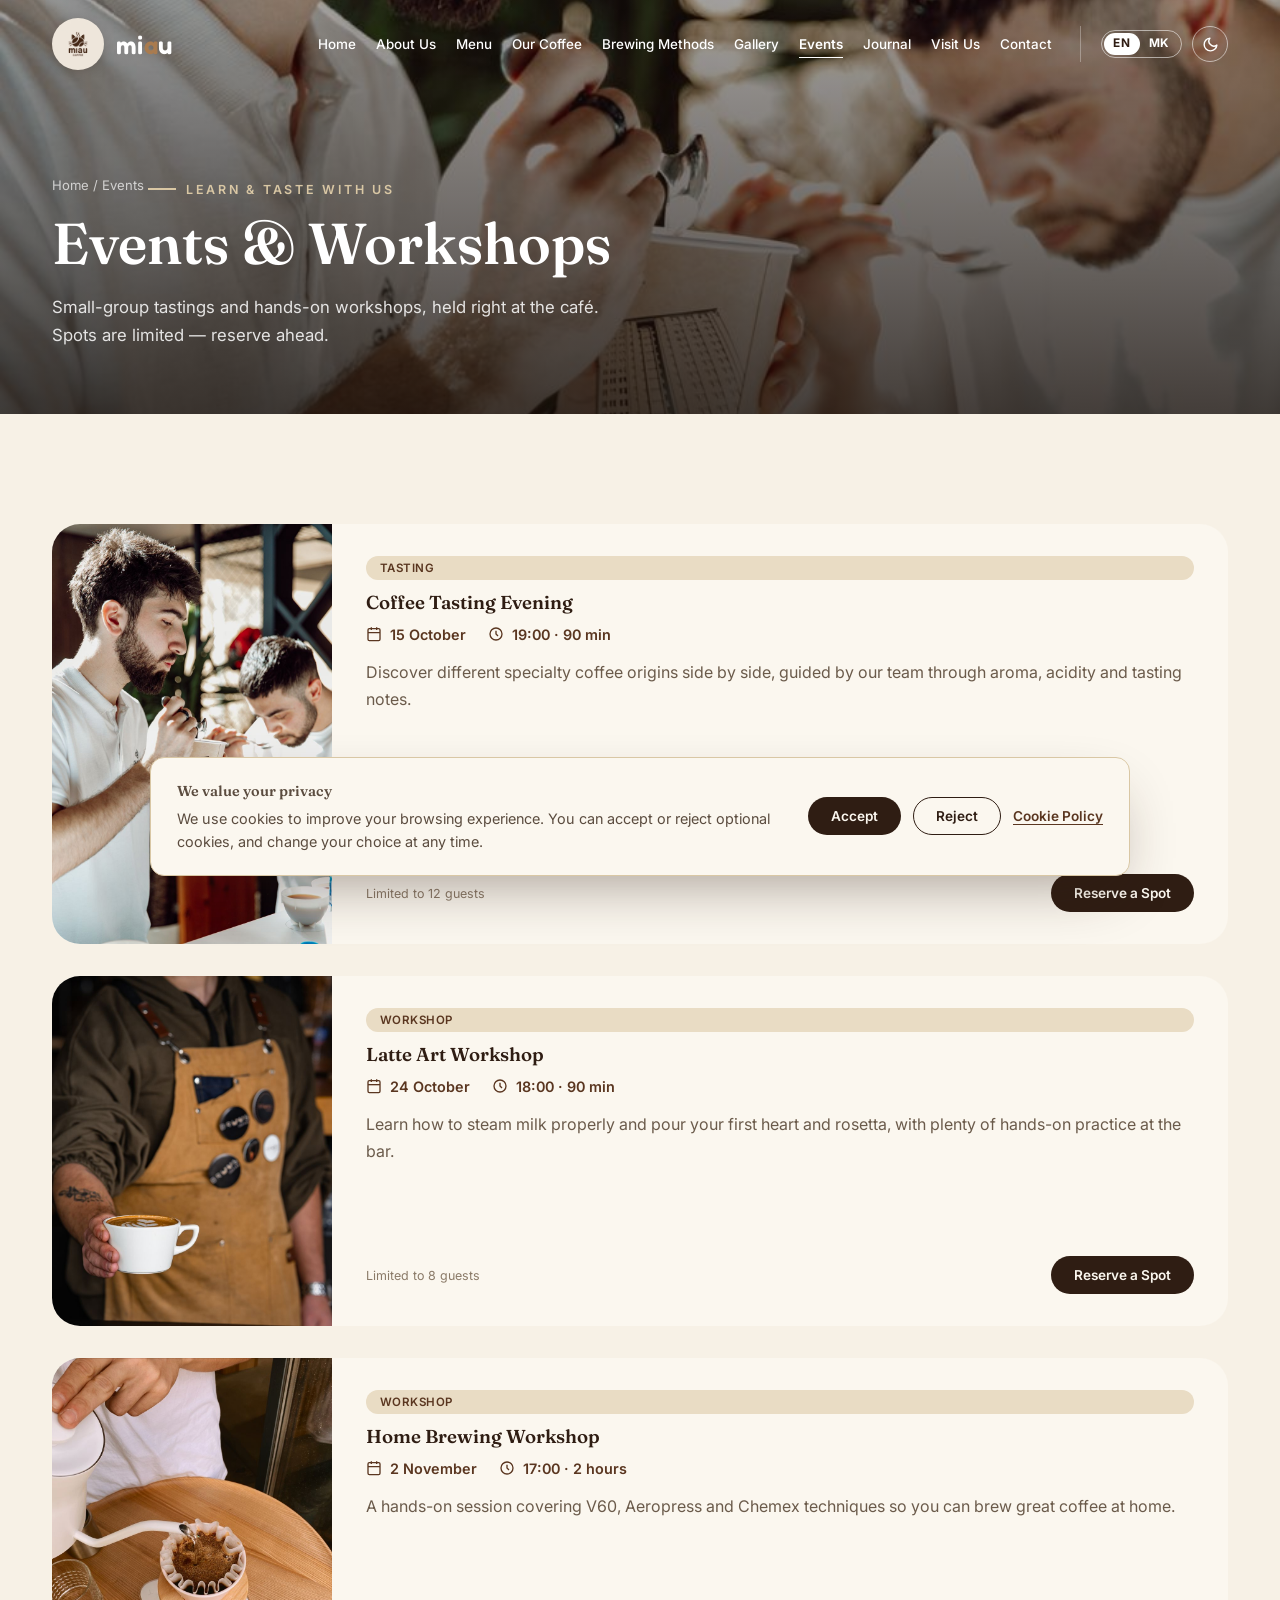
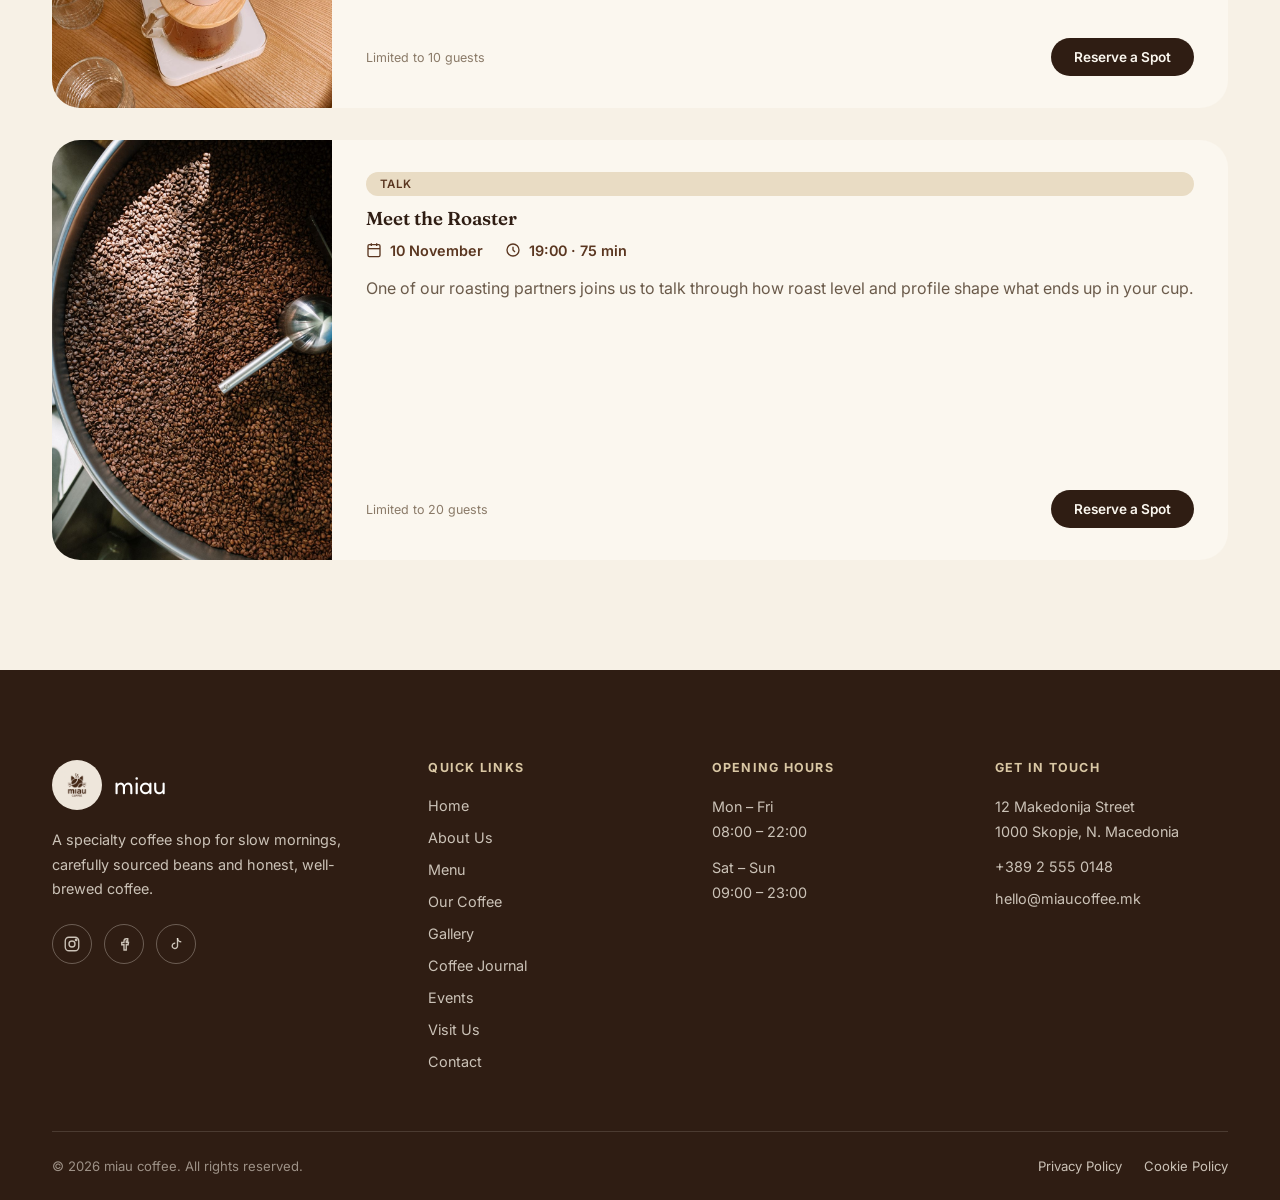
<file: events.html>
<!DOCTYPE html>
<html lang="en">
<head>
<meta charset="UTF-8">
<meta name="viewport" content="width=device-width, initial-scale=1.0">
<title>Events &amp; Workshops — miau coffee</title>
<meta name="description" content="Join miau coffee for tastings, latte art lessons and home brewing workshops. Reserve your spot — no payment required.">
<link rel="icon" type="image/png" sizes="32x32" href="images/logo/favicon-32.png">
<link rel="apple-touch-icon" href="images/logo/apple-touch-icon.png">
<script src="js/theme-init.js"></script>
<link rel="stylesheet" href="css/style.css">
</head>
<body>
<a class="skip-link" href="#main">Skip to content</a>

<header class="site-header on-dark">
  <div class="container">
    <a href="index.html" class="brand">
      <img src="images/logo/miau-logo.png" alt="miau coffee logo">
      <span class="brand-word" translate="no">mi<span>a</span>u</span>
    </a>
    <nav class="nav-links" aria-label="Primary">
      <a href="index.html">Home</a>
      <a href="about.html">About Us</a>
      <a href="menu.html">Menu</a>
      <a href="our-coffee.html">Our Coffee</a>
      <a href="brewing-methods.html">Brewing Methods</a>
      <a href="gallery.html">Gallery</a>
      <a href="events.html" class="active" aria-current="page">Events</a>
      <a href="journal.html">Journal</a>
      <a href="visit-us.html">Visit Us</a>
      <a href="contact.html">Contact</a>
    </nav>
    <div class="header-tools">
      <div class="lang-switch" role="group" aria-label="Language">
        <button type="button" class="lang-btn" data-lang="en" lang="en" aria-pressed="true" aria-label="English" translate="no">EN</button><span class="lang-sep" aria-hidden="true">|</span><button type="button" class="lang-btn" data-lang="mk" lang="mk" aria-pressed="false" aria-label="Македонски" translate="no">MK</button>
      </div>
      <button type="button" class="theme-toggle" id="theme-toggle" aria-label="Switch to dark mode" aria-pressed="false" title="Switch to dark mode">
        <svg class="icon-moon" width="17" height="17" viewBox="0 0 24 24" fill="none" stroke="currentColor" stroke-width="2" stroke-linecap="round" stroke-linejoin="round" aria-hidden="true" focusable="false"><path d="M21 12.8A9 9 0 1 1 11.2 3a7 7 0 0 0 9.8 9.8z"/></svg>
        <svg class="icon-sun" width="17" height="17" viewBox="0 0 24 24" fill="none" stroke="currentColor" stroke-width="2" stroke-linecap="round" stroke-linejoin="round" aria-hidden="true" focusable="false"><circle cx="12" cy="12" r="4.5"/><path d="M12 2v2M12 20v2M4.9 4.9l1.4 1.4M17.7 17.7l1.4 1.4M2 12h2M20 12h2M4.9 19.1l1.4-1.4M17.7 6.3l1.4-1.4"/></svg>
      </button>
    </div>
    <button type="button" class="hamburger" aria-label="Toggle menu" aria-expanded="false" aria-controls="mobile-menu"><span></span><span></span><span></span></button>
  </div>
</header>
<nav class="mobile-menu" id="mobile-menu" aria-label="Mobile">
  <a href="index.html">Home</a>
  <a href="about.html">About Us</a>
  <a href="menu.html">Menu</a>
  <a href="our-coffee.html">Our Coffee</a>
  <a href="brewing-methods.html">Brewing Methods</a>
  <a href="gallery.html">Gallery</a>
  <a href="events.html" class="active" aria-current="page">Events</a>
  <a href="journal.html">Journal</a>
  <a href="visit-us.html">Visit Us</a>
  <a href="contact.html">Contact</a>
</nav>

<main id="main">

<section class="page-hero" style="min-height:max(320px, 46vh);">
  <img src="images/events/tasting.jpg" alt="Coffee cupping and tasting session" loading="eager">
  <div class="hero-overlay"></div>
  <div class="page-hero-content">
    <span class="breadcrumb"><a href="index.html">Home</a> / Events</span>
    <span class="eyebrow">Learn &amp; taste with us</span>
    <h1>Events &amp; Workshops</h1>
    <p>Small-group tastings and hands-on workshops, held right at the café. Spots are limited — reserve ahead.</p>
  </div>
</section>

<section class="section">
  <div class="container">
    <div style="display:grid; gap:32px;">

      <div class="event-card reveal">
        <div class="event-card-media"><img src="images/events/tasting.jpg" alt="Coffee tasting evening at miau coffee" loading="lazy"></div>
        <div class="event-card-body">
          <span class="pill-tag">Tasting</span>
          <h3 style="margin-top:12px;">Coffee Tasting Evening</h3>
          <div class="event-date-row">
            <div><svg width="16" height="16" viewBox="0 0 24 24" fill="none" stroke="currentColor" stroke-width="2"><rect x="3" y="4" width="18" height="18" rx="2"/><line x1="16" y1="2" x2="16" y2="6"/><line x1="8" y1="2" x2="8" y2="6"/><line x1="3" y1="10" x2="21" y2="10"/></svg> 15 October</div>
            <div><svg width="16" height="16" viewBox="0 0 24 24" fill="none" stroke="currentColor" stroke-width="2"><circle cx="12" cy="12" r="9"/><polyline points="12 7 12 12 15 15"/></svg> 19:00 &middot; 90 min</div>
          </div>
          <p class="desc">Discover different specialty coffee origins side by side, guided by our team through aroma, acidity and tasting notes.</p>
          <div class="event-card-foot">
            <span class="spots-left">Limited to 12 guests</span>
            <button class="btn btn-primary btn-sm" data-modal-open="reserveModal" data-event-name="Coffee Tasting Evening — 15 October, 19:00">Reserve a Spot</button>
          </div>
        </div>
      </div>

      <div class="event-card reveal reveal-delay-1">
        <div class="event-card-media"><img src="images/events/latte-art-workshop.jpg" alt="Latte art workshop at miau coffee" loading="lazy"></div>
        <div class="event-card-body">
          <span class="pill-tag">Workshop</span>
          <h3 style="margin-top:12px;">Latte Art Workshop</h3>
          <div class="event-date-row">
            <div><svg width="16" height="16" viewBox="0 0 24 24" fill="none" stroke="currentColor" stroke-width="2"><rect x="3" y="4" width="18" height="18" rx="2"/><line x1="16" y1="2" x2="16" y2="6"/><line x1="8" y1="2" x2="8" y2="6"/><line x1="3" y1="10" x2="21" y2="10"/></svg> 24 October</div>
            <div><svg width="16" height="16" viewBox="0 0 24 24" fill="none" stroke="currentColor" stroke-width="2"><circle cx="12" cy="12" r="9"/><polyline points="12 7 12 12 15 15"/></svg> 18:00 &middot; 90 min</div>
          </div>
          <p class="desc">Learn how to steam milk properly and pour your first heart and rosetta, with plenty of hands-on practice at the bar.</p>
          <div class="event-card-foot">
            <span class="spots-left">Limited to 8 guests</span>
            <button class="btn btn-primary btn-sm" data-modal-open="reserveModal" data-event-name="Latte Art Workshop — 24 October, 18:00">Reserve a Spot</button>
          </div>
        </div>
      </div>

      <div class="event-card reveal reveal-delay-2">
        <div class="event-card-media"><img src="images/events/home-brewing.jpg" alt="Home brewing workshop with V60 pour-over" loading="lazy"></div>
        <div class="event-card-body">
          <span class="pill-tag">Workshop</span>
          <h3 style="margin-top:12px;">Home Brewing Workshop</h3>
          <div class="event-date-row">
            <div><svg width="16" height="16" viewBox="0 0 24 24" fill="none" stroke="currentColor" stroke-width="2"><rect x="3" y="4" width="18" height="18" rx="2"/><line x1="16" y1="2" x2="16" y2="6"/><line x1="8" y1="2" x2="8" y2="6"/><line x1="3" y1="10" x2="21" y2="10"/></svg> 2 November</div>
            <div><svg width="16" height="16" viewBox="0 0 24 24" fill="none" stroke="currentColor" stroke-width="2"><circle cx="12" cy="12" r="9"/><polyline points="12 7 12 12 15 15"/></svg> 17:00 &middot; 2 hours</div>
          </div>
          <p class="desc">A hands-on session covering V60, Aeropress and Chemex techniques so you can brew great coffee at home.</p>
          <div class="event-card-foot">
            <span class="spots-left">Limited to 10 guests</span>
            <button class="btn btn-primary btn-sm" data-modal-open="reserveModal" data-event-name="Home Brewing Workshop — 2 November, 17:00">Reserve a Spot</button>
          </div>
        </div>
      </div>

      <div class="event-card reveal">
        <div class="event-card-media"><img src="images/events/meet-roaster.jpg" alt="Coffee roaster at work" loading="lazy"></div>
        <div class="event-card-body">
          <span class="pill-tag">Talk</span>
          <h3 style="margin-top:12px;">Meet the Roaster</h3>
          <div class="event-date-row">
            <div><svg width="16" height="16" viewBox="0 0 24 24" fill="none" stroke="currentColor" stroke-width="2"><rect x="3" y="4" width="18" height="18" rx="2"/><line x1="16" y1="2" x2="16" y2="6"/><line x1="8" y1="2" x2="8" y2="6"/><line x1="3" y1="10" x2="21" y2="10"/></svg> 10 November</div>
            <div><svg width="16" height="16" viewBox="0 0 24 24" fill="none" stroke="currentColor" stroke-width="2"><circle cx="12" cy="12" r="9"/><polyline points="12 7 12 12 15 15"/></svg> 19:00 &middot; 75 min</div>
          </div>
          <p class="desc">One of our roasting partners joins us to talk through how roast level and profile shape what ends up in your cup.</p>
          <div class="event-card-foot">
            <span class="spots-left">Limited to 20 guests</span>
            <button class="btn btn-primary btn-sm" data-modal-open="reserveModal" data-event-name="Meet the Roaster — 10 November, 19:00">Reserve a Spot</button>
          </div>
        </div>
      </div>

    </div>
  </div>
</section>

</main>

<!-- RESERVATION MODAL -->
<div class="modal-overlay" id="reserveModal" role="dialog" aria-modal="true" aria-labelledby="reserveTitle">
  <div class="modal-box">
    <button class="modal-close" data-modal-close aria-label="Close">
      <svg width="16" height="16" viewBox="0 0 24 24" fill="none" stroke="currentColor" stroke-width="2" stroke-linecap="round"><line x1="4" y1="4" x2="20" y2="20"/><line x1="20" y1="4" x2="4" y2="20"/></svg>
    </button>
    <h3 id="reserveTitle">Reserve a Spot</h3>
    <p class="modal-sub" data-event-name-field data-i18n-skip>Choose an event to reserve.</p>
    <div class="form-success" id="reserveSuccess" role="status" aria-live="polite">
      <svg width="20" height="20" viewBox="0 0 24 24" fill="none" stroke="currentColor" stroke-width="2"><polyline points="20 6 9 17 4 12"/></svg>
      Thank you — your spot is reserved! We'll email you a confirmation shortly.
    </div>
    <form data-validate novalidate id="reserveForm">
      <input type="hidden" name="event" value="">
      <div class="form-field">
        <label for="rName">Full Name</label>
        <input type="text" id="rName" name="name" autocomplete="name" required>
        <span class="field-error"></span>
      </div>
      <div class="form-field">
        <label for="rEmail">Email</label>
        <input type="email" id="rEmail" name="email" autocomplete="email" required>
        <span class="field-error"></span>
      </div>
      <div class="form-field">
        <label for="rGuests">Number of Guests</label>
        <select id="rGuests" name="guests" required>
          <option value="1">1</option>
          <option value="2">2</option>
          <option value="3">3</option>
          <option value="4">4</option>
        </select>
        <span class="field-error"></span>
      </div>
      <button type="submit" class="btn btn-primary" style="width:100%; margin-top:6px;">Confirm Reservation</button>
      <p class="form-note" style="text-align:center;">No payment required — we'll see you at the door.</p>
    </form>
  </div>
</div>

<footer class="site-footer">
  <div class="container">
    <div class="footer-grid">
      <div class="footer-col">
        <div class="footer-brand">
          <img src="images/logo/miau-logo.png" alt="miau coffee logo">
          <span class="footer-brand-word" translate="no">miau</span>
        </div>
        <p class="footer-desc">A specialty coffee shop for slow mornings, carefully sourced beans and honest, well-brewed coffee.</p>
        <div class="social-row">
          <a href="https://instagram.com" target="_blank" rel="noopener" aria-label="miau coffee on Instagram"><svg width="18" height="18" viewBox="0 0 24 24" fill="none" stroke="currentColor" stroke-width="1.8" aria-hidden="true"><rect x="3" y="3" width="18" height="18" rx="5"/><circle cx="12" cy="12" r="4"/><circle cx="17.5" cy="6.5" r="1"/></svg></a>
          <a href="https://facebook.com" target="_blank" rel="noopener" aria-label="miau coffee on Facebook"><svg width="18" height="18" viewBox="0 0 24 24" fill="none" stroke="currentColor" stroke-width="1.8" aria-hidden="true"><path d="M15 8h2V5h-2a3 3 0 0 0-3 3v2H9v3h3v7h3v-7h2.5l.5-3H15V8z"/></svg></a>
          <a href="https://tiktok.com" target="_blank" rel="noopener" aria-label="miau coffee on TikTok"><svg width="18" height="18" viewBox="0 0 24 24" fill="none" stroke="currentColor" stroke-width="1.8" aria-hidden="true"><path d="M14 4v10.5a3.5 3.5 0 1 1-3-3.46"/><path d="M14 4a5 5 0 0 0 5 5"/></svg></a>
        </div>
      </div>
      <div class="footer-col">
        <h2 class="footer-title">Quick Links</h2>
        <ul>
          <li><a href="index.html">Home</a></li>
          <li><a href="about.html">About Us</a></li>
          <li><a href="menu.html">Menu</a></li>
          <li><a href="our-coffee.html">Our Coffee</a></li>
          <li><a href="gallery.html">Gallery</a></li>
          <li><a href="journal.html">Coffee Journal</a></li>
          <li><a href="events.html">Events</a></li>
          <li><a href="visit-us.html">Visit Us</a></li>
          <li><a href="contact.html">Contact</a></li>
        </ul>
      </div>
      <div class="footer-col">
        <h2 class="footer-title">Opening Hours</h2>
        <ul>
          <li><p>Mon – Fri<br>08:00 – 22:00</p></li>
          <li><p>Sat – Sun<br>09:00 – 23:00</p></li>
        </ul>
      </div>
      <div class="footer-col">
        <h2 class="footer-title">Get in Touch</h2>
        <ul>
          <li><p>12 Makedonija Street<br>1000 Skopje, N. Macedonia</p></li>
          <li><a href="tel:+38925550148">+389 2 555 0148</a></li>
          <li><a href="mailto:hello@miaucoffee.mk">hello@miaucoffee.mk</a></li>
        </ul>
      </div>
    </div>
    <div class="footer-bottom">
      <span>&copy; <span data-year>2026</span> miau coffee. All rights reserved.</span>
      <nav class="legal-links" aria-label="Legal">
        <a href="privacy.html">Privacy Policy</a>
        <a href="cookies.html">Cookie Policy</a>
      </nav>
    </div>
  </div>
</footer>

<!-- ================= COOKIE CONSENT ================= -->
<div class="cookie-banner" id="cookie-banner" role="region" aria-label="Cookie consent" hidden>
  <div class="cookie-banner-inner">
    <div class="cookie-banner-text">
      <p class="cookie-banner-title">We value your privacy</p>
      <p>We use cookies to improve your browsing experience. You can accept or reject optional cookies, and change your choice at any time.</p>
    </div>
    <div class="cookie-banner-actions">
      <button type="button" class="btn btn-primary btn-sm" data-cookie-choice="accepted">Accept</button>
      <button type="button" class="btn btn-outline btn-sm" data-cookie-choice="rejected">Reject</button>
      <a href="cookies.html" class="cookie-banner-link">Cookie Policy</a>
    </div>
  </div>
</div>

<script src="js/i18n.js"></script>
<script src="js/main.js"></script>
</body>
</html>
</file>
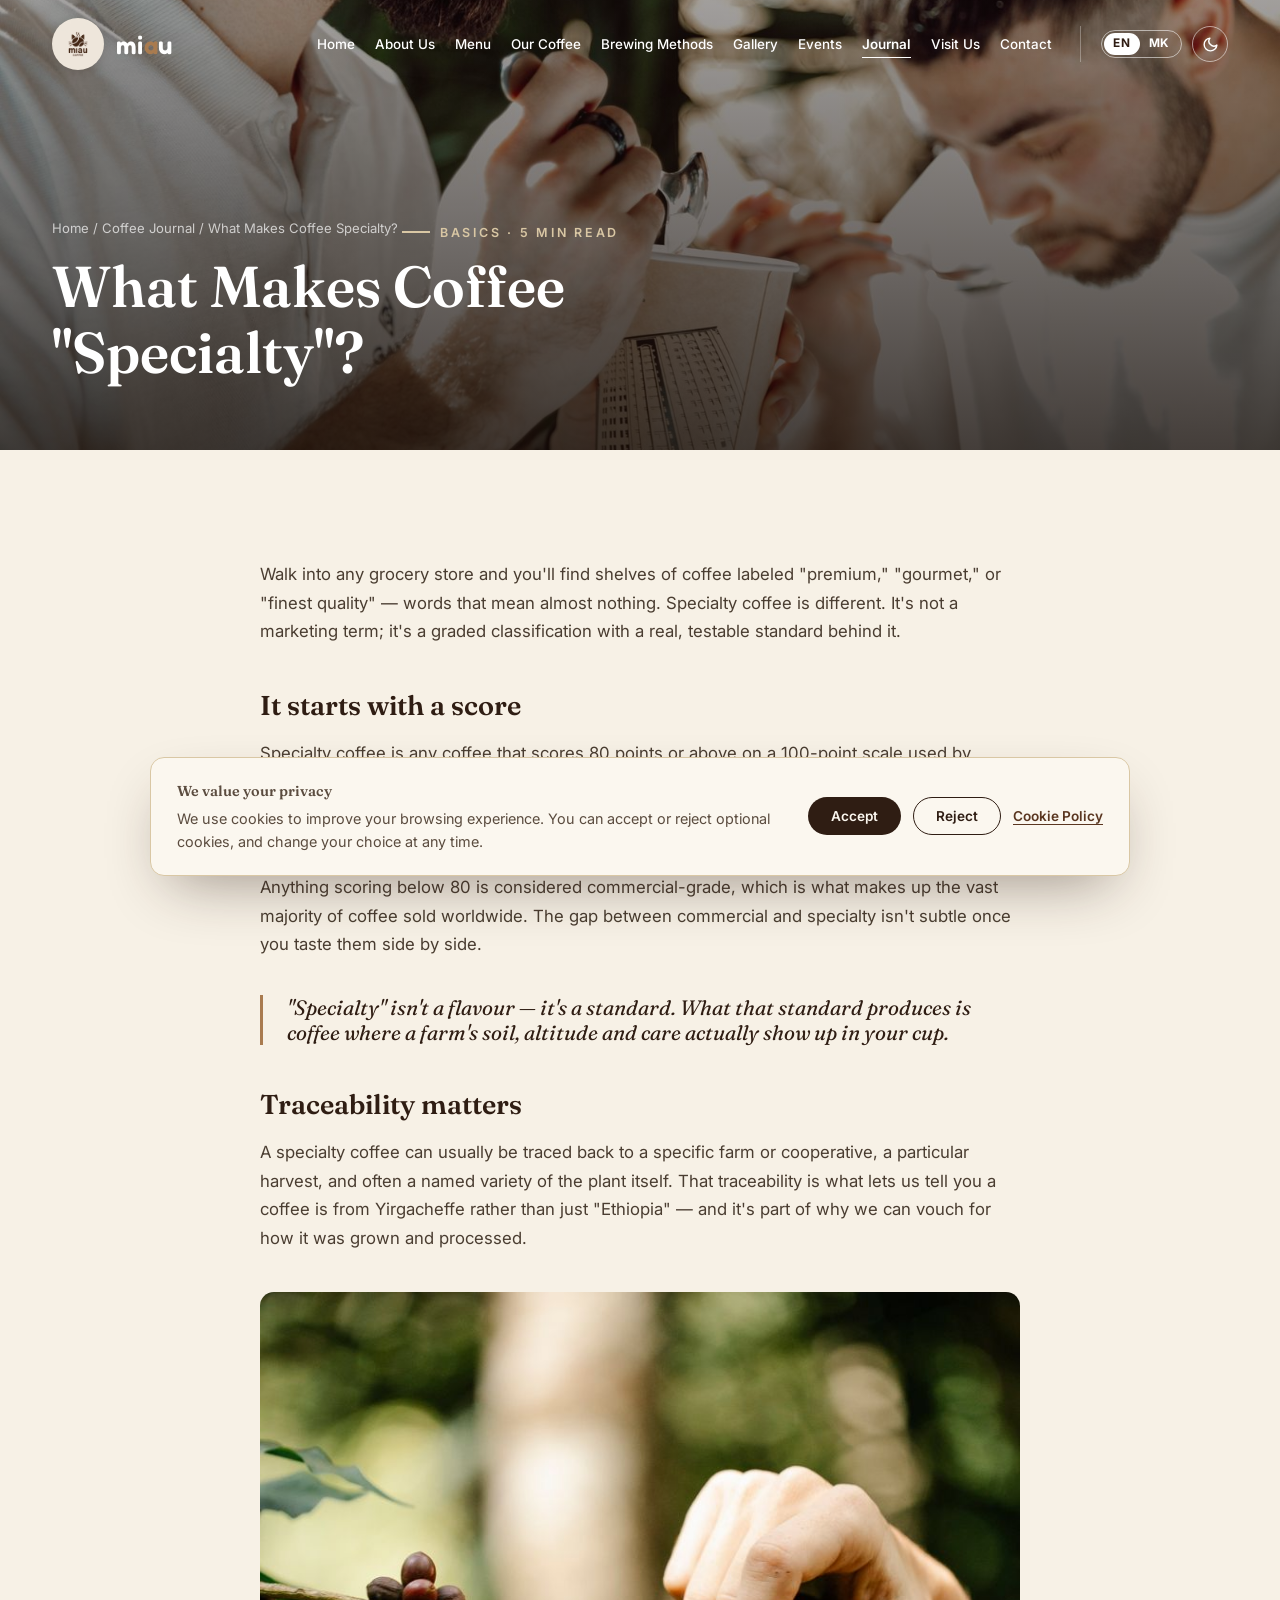
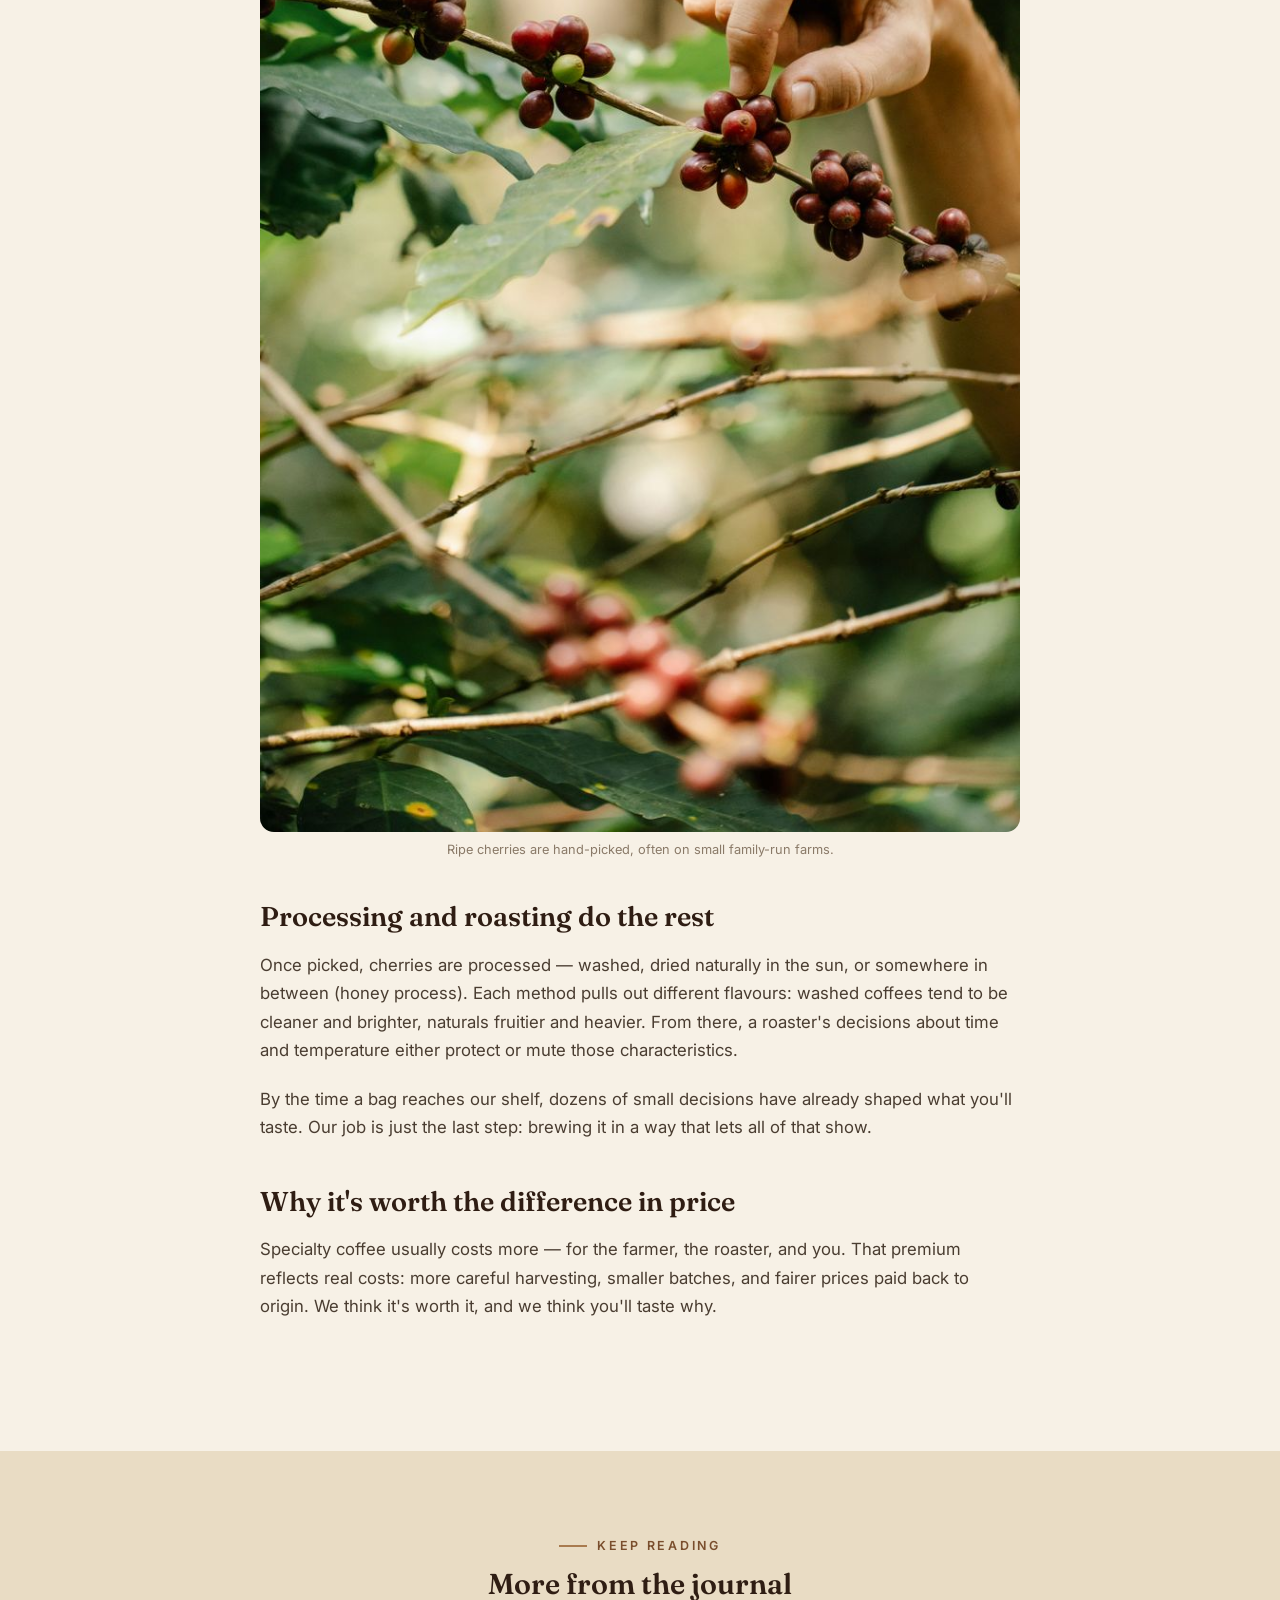
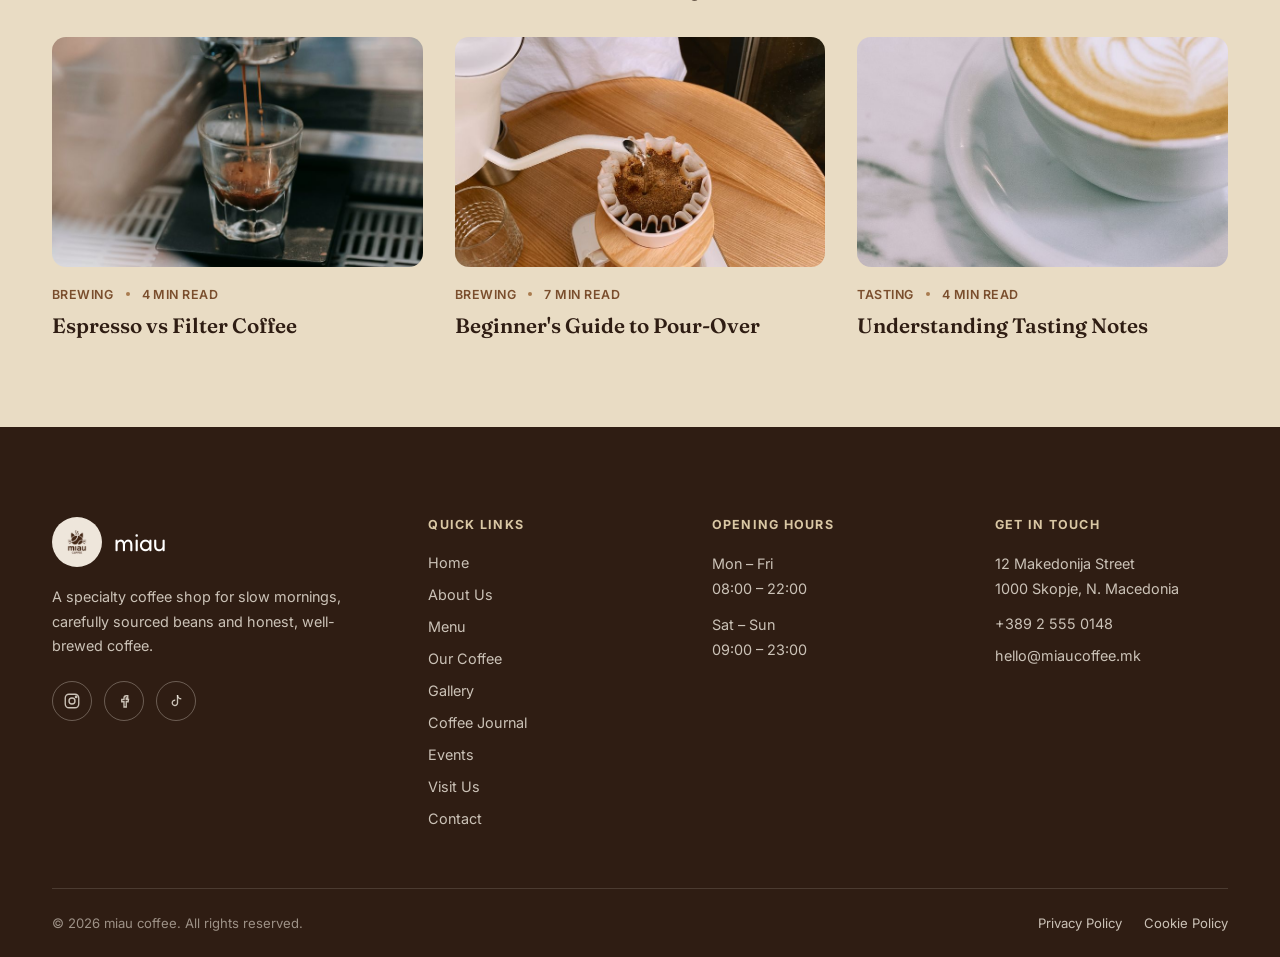
<file: journal-article.html>
<!DOCTYPE html>
<html lang="en">
<head>
<meta charset="UTF-8">
<meta name="viewport" content="width=device-width, initial-scale=1.0">
<title>What Makes Coffee "Specialty"? — miau coffee Journal</title>
<meta name="description" content="A quick primer on what specialty coffee actually means — scoring, traceability, origin and why it matters what's in your cup.">
<link rel="icon" type="image/png" sizes="32x32" href="images/logo/favicon-32.png">
<link rel="apple-touch-icon" href="images/logo/apple-touch-icon.png">
<script src="js/theme-init.js"></script>
<link rel="stylesheet" href="css/style.css">
</head>
<body>
<a class="skip-link" href="#main">Skip to content</a>

<header class="site-header on-dark">
  <div class="container">
    <a href="index.html" class="brand">
      <img src="images/logo/miau-logo.png" alt="miau coffee logo">
      <span class="brand-word" translate="no">mi<span>a</span>u</span>
    </a>
    <nav class="nav-links" aria-label="Primary">
      <a href="index.html">Home</a>
      <a href="about.html">About Us</a>
      <a href="menu.html">Menu</a>
      <a href="our-coffee.html">Our Coffee</a>
      <a href="brewing-methods.html">Brewing Methods</a>
      <a href="gallery.html">Gallery</a>
      <a href="events.html">Events</a>
      <a href="journal.html" class="active">Journal</a>
      <a href="visit-us.html">Visit Us</a>
      <a href="contact.html">Contact</a>
    </nav>
    <div class="header-tools">
      <div class="lang-switch" role="group" aria-label="Language">
        <button type="button" class="lang-btn" data-lang="en" lang="en" aria-pressed="true" aria-label="English" translate="no">EN</button><span class="lang-sep" aria-hidden="true">|</span><button type="button" class="lang-btn" data-lang="mk" lang="mk" aria-pressed="false" aria-label="Македонски" translate="no">MK</button>
      </div>
      <button type="button" class="theme-toggle" id="theme-toggle" aria-label="Switch to dark mode" aria-pressed="false" title="Switch to dark mode">
        <svg class="icon-moon" width="17" height="17" viewBox="0 0 24 24" fill="none" stroke="currentColor" stroke-width="2" stroke-linecap="round" stroke-linejoin="round" aria-hidden="true" focusable="false"><path d="M21 12.8A9 9 0 1 1 11.2 3a7 7 0 0 0 9.8 9.8z"/></svg>
        <svg class="icon-sun" width="17" height="17" viewBox="0 0 24 24" fill="none" stroke="currentColor" stroke-width="2" stroke-linecap="round" stroke-linejoin="round" aria-hidden="true" focusable="false"><circle cx="12" cy="12" r="4.5"/><path d="M12 2v2M12 20v2M4.9 4.9l1.4 1.4M17.7 17.7l1.4 1.4M2 12h2M20 12h2M4.9 19.1l1.4-1.4M17.7 6.3l1.4-1.4"/></svg>
      </button>
    </div>
    <button type="button" class="hamburger" aria-label="Toggle menu" aria-expanded="false" aria-controls="mobile-menu"><span></span><span></span><span></span></button>
  </div>
</header>
<nav class="mobile-menu" id="mobile-menu" aria-label="Mobile">
  <a href="index.html">Home</a>
  <a href="about.html">About Us</a>
  <a href="menu.html">Menu</a>
  <a href="our-coffee.html">Our Coffee</a>
  <a href="brewing-methods.html">Brewing Methods</a>
  <a href="gallery.html">Gallery</a>
  <a href="events.html">Events</a>
  <a href="journal.html" class="active">Journal</a>
  <a href="visit-us.html">Visit Us</a>
  <a href="contact.html">Contact</a>
</nav>

<main id="main">

<section class="page-hero" style="min-height:max(340px, 50vh);">
  <img src="images/journal/article-hero.jpg" alt="Coffee cupping session with two people tasting coffee" loading="eager">
  <div class="hero-overlay"></div>
  <div class="page-hero-content">
    <span class="breadcrumb"><a href="index.html">Home</a> / <a href="journal.html">Coffee Journal</a> / What Makes Coffee Specialty?</span>
    <span class="eyebrow">Basics &middot; 5 min read</span>
    <h1>What Makes Coffee "Specialty"?</h1>
  </div>
</section>

<section class="section">
  <div class="container">
    <div class="article-body reveal">
      <p>Walk into any grocery store and you'll find shelves of coffee labeled "premium," "gourmet," or "finest quality" — words that mean almost nothing. Specialty coffee is different. It's not a marketing term; it's a graded classification with a real, testable standard behind it.</p>

      <h2>It starts with a score</h2>
      <p>Specialty coffee is any coffee that scores 80 points or above on a 100-point scale used by certified tasters, known as Q-graders. They evaluate aroma, acidity, body, sweetness and aftertaste in a structured cupping session — the same tasting method our own team uses when we're deciding what goes on the bar.</p>
      <p>Anything scoring below 80 is considered commercial-grade, which is what makes up the vast majority of coffee sold worldwide. The gap between commercial and specialty isn't subtle once you taste them side by side.</p>

      <blockquote>"Specialty" isn't a flavour — it's a standard. What that standard produces is coffee where a farm's soil, altitude and care actually show up in your cup.</blockquote>

      <h2>Traceability matters</h2>
      <p>A specialty coffee can usually be traced back to a specific farm or cooperative, a particular harvest, and often a named variety of the plant itself. That traceability is what lets us tell you a coffee is from Yirgacheffe rather than just "Ethiopia" — and it's part of why we can vouch for how it was grown and processed.</p>

      <figure>
        <img src="images/journal/j3-processing.jpg" alt="Hand picking ripe coffee cherries on the branch" loading="lazy">
        <figcaption>Ripe cherries are hand-picked, often on small family-run farms.</figcaption>
      </figure>

      <h2>Processing and roasting do the rest</h2>
      <p>Once picked, cherries are processed — washed, dried naturally in the sun, or somewhere in between (honey process). Each method pulls out different flavours: washed coffees tend to be cleaner and brighter, naturals fruitier and heavier. From there, a roaster's decisions about time and temperature either protect or mute those characteristics.</p>
      <p>By the time a bag reaches our shelf, dozens of small decisions have already shaped what you'll taste. Our job is just the last step: brewing it in a way that lets all of that show.</p>

      <h2>Why it's worth the difference in price</h2>
      <p>Specialty coffee usually costs more — for the farmer, the roaster, and you. That premium reflects real costs: more careful harvesting, smaller batches, and fairer prices paid back to origin. We think it's worth it, and we think you'll taste why.</p>
    </div>
  </div>
</section>

<section class="section-tight section-alt">
  <div class="container">
    <div class="section-head center reveal" style="margin-left:auto;margin-right:auto; margin-bottom:36px;">
      <span class="eyebrow">Keep reading</span>
      <h2 style="font-size:1.8rem;">More from the journal</h2>
    </div>
    <div class="grid-3">
      <a href="journal-article.html" class="journal-card reveal">
        <div class="journal-media"><img src="images/journal/j2-espresso-vs-filter.jpg" alt="Espresso shot extracting" loading="lazy"></div>
        <div class="journal-meta"><span>Brewing</span><span class="dot"></span><span>4 min read</span></div>
        <h3>Espresso vs Filter Coffee</h3>
      </a>
      <a href="journal-article.html" class="journal-card reveal reveal-delay-1">
        <div class="journal-media"><img src="images/journal/j5-pourover-guide.jpg" alt="V60 pour-over coffee brewing" loading="lazy"></div>
        <div class="journal-meta"><span>Brewing</span><span class="dot"></span><span>7 min read</span></div>
        <h3>Beginner's Guide to Pour-Over</h3>
      </a>
      <a href="journal-article.html" class="journal-card reveal reveal-delay-2">
        <div class="journal-media"><img src="images/journal/j6-tasting-notes.jpg" alt="Latte art on a marble counter" loading="lazy"></div>
        <div class="journal-meta"><span>Tasting</span><span class="dot"></span><span>4 min read</span></div>
        <h3>Understanding Tasting Notes</h3>
      </a>
    </div>
  </div>
</section>

</main>

<footer class="site-footer">
  <div class="container">
    <div class="footer-grid">
      <div class="footer-col">
        <div class="footer-brand">
          <img src="images/logo/miau-logo.png" alt="miau coffee logo">
          <span class="footer-brand-word" translate="no">miau</span>
        </div>
        <p class="footer-desc">A specialty coffee shop for slow mornings, carefully sourced beans and honest, well-brewed coffee.</p>
        <div class="social-row">
          <a href="https://instagram.com" target="_blank" rel="noopener" aria-label="miau coffee on Instagram"><svg width="18" height="18" viewBox="0 0 24 24" fill="none" stroke="currentColor" stroke-width="1.8" aria-hidden="true"><rect x="3" y="3" width="18" height="18" rx="5"/><circle cx="12" cy="12" r="4"/><circle cx="17.5" cy="6.5" r="1"/></svg></a>
          <a href="https://facebook.com" target="_blank" rel="noopener" aria-label="miau coffee on Facebook"><svg width="18" height="18" viewBox="0 0 24 24" fill="none" stroke="currentColor" stroke-width="1.8" aria-hidden="true"><path d="M15 8h2V5h-2a3 3 0 0 0-3 3v2H9v3h3v7h3v-7h2.5l.5-3H15V8z"/></svg></a>
          <a href="https://tiktok.com" target="_blank" rel="noopener" aria-label="miau coffee on TikTok"><svg width="18" height="18" viewBox="0 0 24 24" fill="none" stroke="currentColor" stroke-width="1.8" aria-hidden="true"><path d="M14 4v10.5a3.5 3.5 0 1 1-3-3.46"/><path d="M14 4a5 5 0 0 0 5 5"/></svg></a>
        </div>
      </div>
      <div class="footer-col">
        <h2 class="footer-title">Quick Links</h2>
        <ul>
          <li><a href="index.html">Home</a></li>
          <li><a href="about.html">About Us</a></li>
          <li><a href="menu.html">Menu</a></li>
          <li><a href="our-coffee.html">Our Coffee</a></li>
          <li><a href="gallery.html">Gallery</a></li>
          <li><a href="journal.html">Coffee Journal</a></li>
          <li><a href="events.html">Events</a></li>
          <li><a href="visit-us.html">Visit Us</a></li>
          <li><a href="contact.html">Contact</a></li>
        </ul>
      </div>
      <div class="footer-col">
        <h2 class="footer-title">Opening Hours</h2>
        <ul>
          <li><p>Mon – Fri<br>08:00 – 22:00</p></li>
          <li><p>Sat – Sun<br>09:00 – 23:00</p></li>
        </ul>
      </div>
      <div class="footer-col">
        <h2 class="footer-title">Get in Touch</h2>
        <ul>
          <li><p>12 Makedonija Street<br>1000 Skopje, N. Macedonia</p></li>
          <li><a href="tel:+38925550148">+389 2 555 0148</a></li>
          <li><a href="mailto:hello@miaucoffee.mk">hello@miaucoffee.mk</a></li>
        </ul>
      </div>
    </div>
    <div class="footer-bottom">
      <span>&copy; <span data-year>2026</span> miau coffee. All rights reserved.</span>
      <nav class="legal-links" aria-label="Legal">
        <a href="privacy.html">Privacy Policy</a>
        <a href="cookies.html">Cookie Policy</a>
      </nav>
    </div>
  </div>
</footer>

<!-- ================= COOKIE CONSENT ================= -->
<div class="cookie-banner" id="cookie-banner" role="region" aria-label="Cookie consent" hidden>
  <div class="cookie-banner-inner">
    <div class="cookie-banner-text">
      <p class="cookie-banner-title">We value your privacy</p>
      <p>We use cookies to improve your browsing experience. You can accept or reject optional cookies, and change your choice at any time.</p>
    </div>
    <div class="cookie-banner-actions">
      <button type="button" class="btn btn-primary btn-sm" data-cookie-choice="accepted">Accept</button>
      <button type="button" class="btn btn-outline btn-sm" data-cookie-choice="rejected">Reject</button>
      <a href="cookies.html" class="cookie-banner-link">Cookie Policy</a>
    </div>
  </div>
</div>

<script src="js/i18n.js"></script>
<script src="js/main.js"></script>
</body>
</html>
</file>
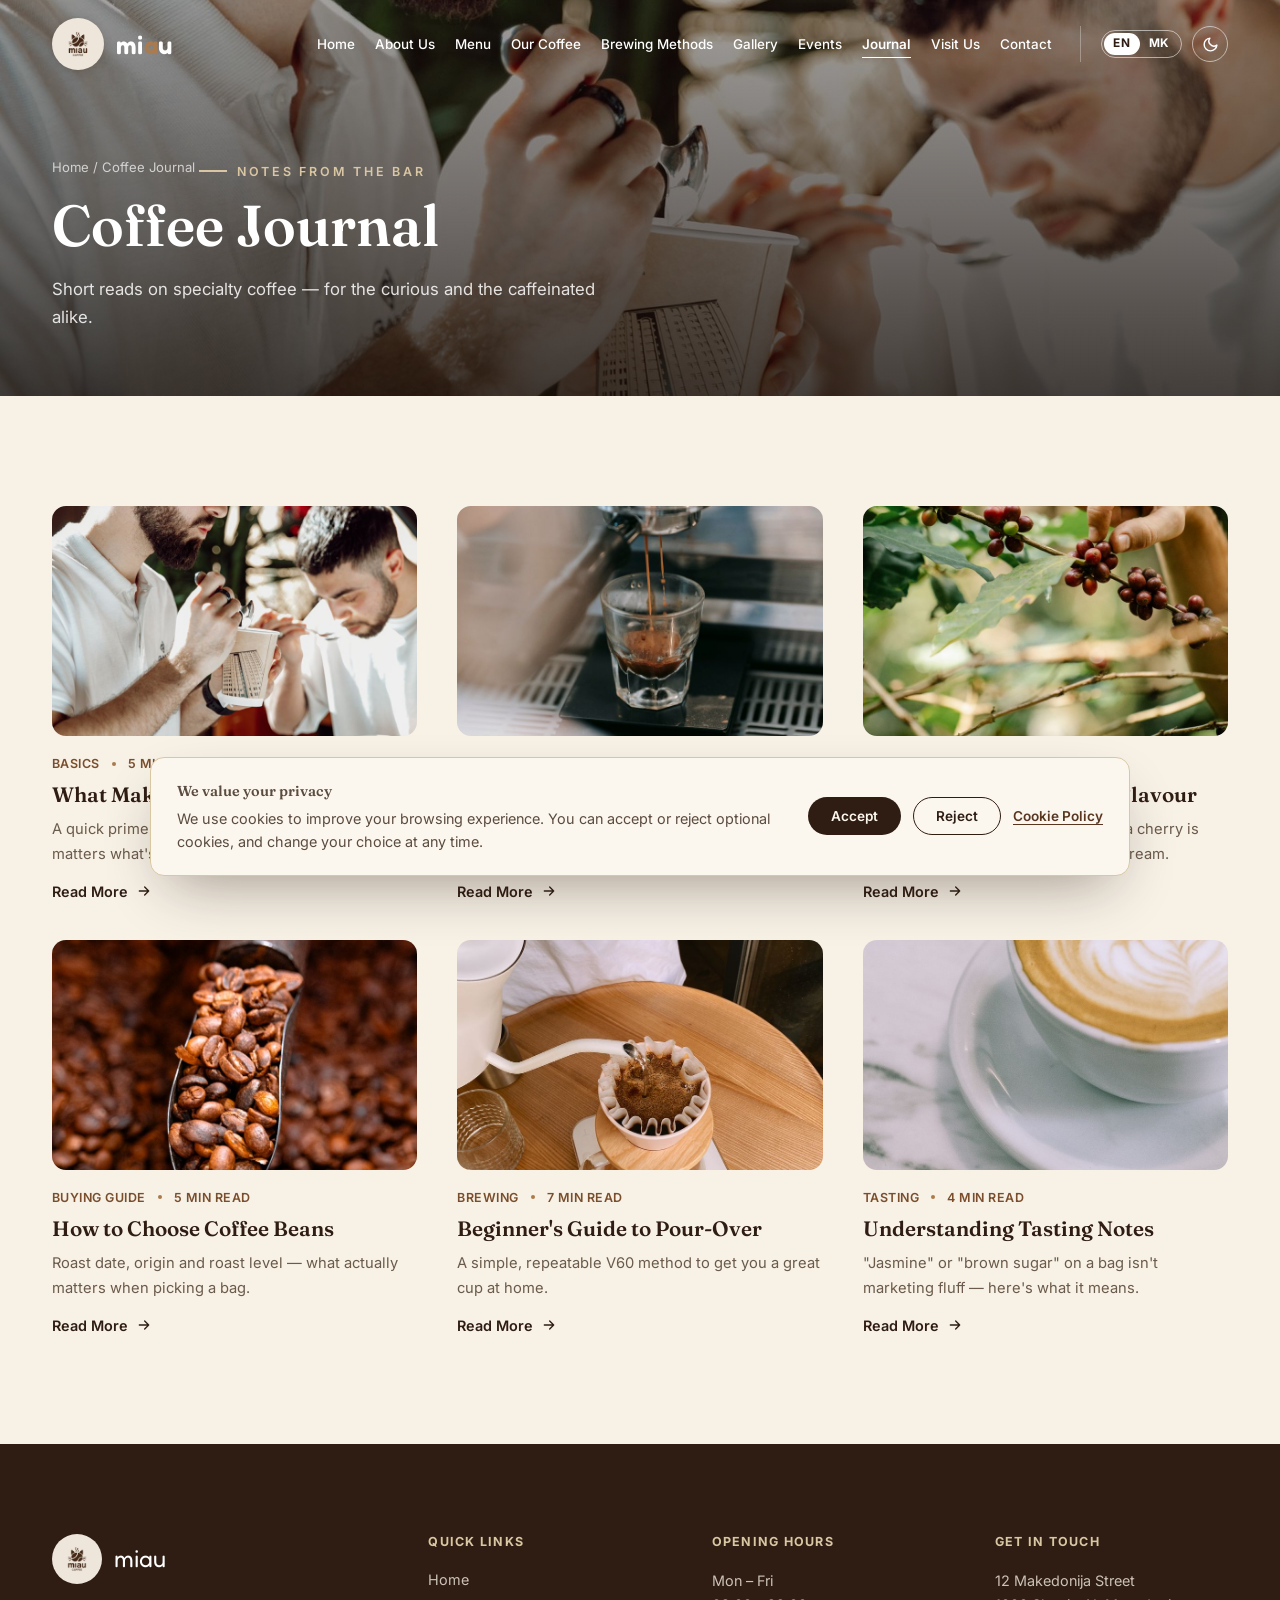
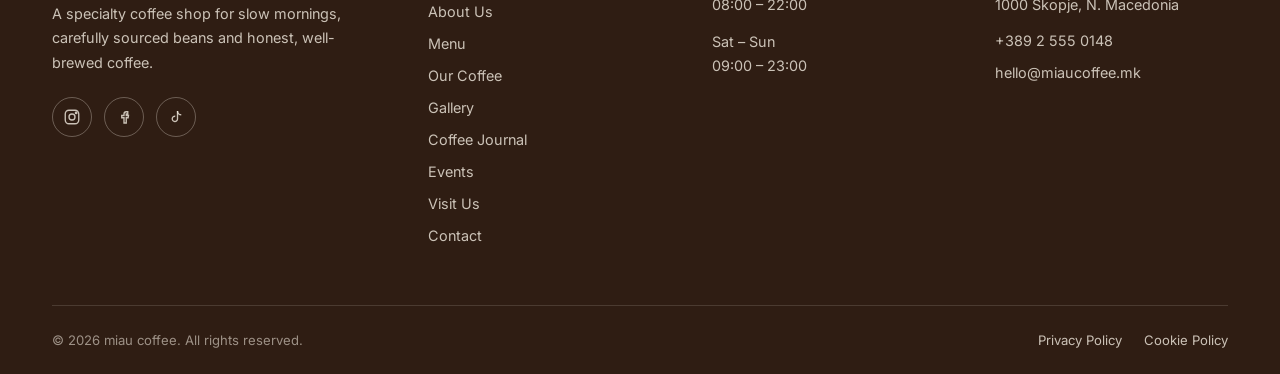
<file: journal.html>
<!DOCTYPE html>
<html lang="en">
<head>
<meta charset="UTF-8">
<meta name="viewport" content="width=device-width, initial-scale=1.0">
<title>Coffee Journal — miau coffee</title>
<meta name="description" content="Notes on specialty coffee from miau coffee — what makes coffee 'specialty', brewing guides, processing, tasting notes and more.">
<link rel="icon" type="image/png" sizes="32x32" href="images/logo/favicon-32.png">
<link rel="apple-touch-icon" href="images/logo/apple-touch-icon.png">
<script src="js/theme-init.js"></script>
<link rel="stylesheet" href="css/style.css">
</head>
<body>
<a class="skip-link" href="#main">Skip to content</a>

<header class="site-header on-dark">
  <div class="container">
    <a href="index.html" class="brand">
      <img src="images/logo/miau-logo.png" alt="miau coffee logo">
      <span class="brand-word" translate="no">mi<span>a</span>u</span>
    </a>
    <nav class="nav-links" aria-label="Primary">
      <a href="index.html">Home</a>
      <a href="about.html">About Us</a>
      <a href="menu.html">Menu</a>
      <a href="our-coffee.html">Our Coffee</a>
      <a href="brewing-methods.html">Brewing Methods</a>
      <a href="gallery.html">Gallery</a>
      <a href="events.html">Events</a>
      <a href="journal.html" class="active" aria-current="page">Journal</a>
      <a href="visit-us.html">Visit Us</a>
      <a href="contact.html">Contact</a>
    </nav>
    <div class="header-tools">
      <div class="lang-switch" role="group" aria-label="Language">
        <button type="button" class="lang-btn" data-lang="en" lang="en" aria-pressed="true" aria-label="English" translate="no">EN</button><span class="lang-sep" aria-hidden="true">|</span><button type="button" class="lang-btn" data-lang="mk" lang="mk" aria-pressed="false" aria-label="Македонски" translate="no">MK</button>
      </div>
      <button type="button" class="theme-toggle" id="theme-toggle" aria-label="Switch to dark mode" aria-pressed="false" title="Switch to dark mode">
        <svg class="icon-moon" width="17" height="17" viewBox="0 0 24 24" fill="none" stroke="currentColor" stroke-width="2" stroke-linecap="round" stroke-linejoin="round" aria-hidden="true" focusable="false"><path d="M21 12.8A9 9 0 1 1 11.2 3a7 7 0 0 0 9.8 9.8z"/></svg>
        <svg class="icon-sun" width="17" height="17" viewBox="0 0 24 24" fill="none" stroke="currentColor" stroke-width="2" stroke-linecap="round" stroke-linejoin="round" aria-hidden="true" focusable="false"><circle cx="12" cy="12" r="4.5"/><path d="M12 2v2M12 20v2M4.9 4.9l1.4 1.4M17.7 17.7l1.4 1.4M2 12h2M20 12h2M4.9 19.1l1.4-1.4M17.7 6.3l1.4-1.4"/></svg>
      </button>
    </div>
    <button type="button" class="hamburger" aria-label="Toggle menu" aria-expanded="false" aria-controls="mobile-menu"><span></span><span></span><span></span></button>
  </div>
</header>
<nav class="mobile-menu" id="mobile-menu" aria-label="Mobile">
  <a href="index.html">Home</a>
  <a href="about.html">About Us</a>
  <a href="menu.html">Menu</a>
  <a href="our-coffee.html">Our Coffee</a>
  <a href="brewing-methods.html">Brewing Methods</a>
  <a href="gallery.html">Gallery</a>
  <a href="events.html">Events</a>
  <a href="journal.html" class="active" aria-current="page">Journal</a>
  <a href="visit-us.html">Visit Us</a>
  <a href="contact.html">Contact</a>
</nav>

<main id="main">

<section class="page-hero" style="min-height:max(300px, 44vh);">
  <img src="images/journal/article-hero.jpg" alt="Coffee cupping session" loading="eager">
  <div class="hero-overlay"></div>
  <div class="page-hero-content">
    <span class="breadcrumb"><a href="index.html">Home</a> / Coffee Journal</span>
    <span class="eyebrow">Notes from the bar</span>
    <h1>Coffee Journal</h1>
    <p>Short reads on specialty coffee — for the curious and the caffeinated alike.</p>
  </div>
</section>

<section class="section">
  <div class="container">
    <div class="journal-grid">

      <a href="journal-article.html" class="journal-card reveal">
        <div class="journal-media"><img src="images/journal/j1-specialty.jpg" alt="Coffee cupping session" loading="lazy"></div>
        <div class="journal-meta"><span>Basics</span><span class="dot"></span><span>5 min read</span></div>
        <h3>What Makes Coffee "Specialty"?</h3>
        <p class="excerpt">A quick primer on scoring, traceability and why it matters what's in your cup.</p>
        <span class="link-arrow">Read More <svg width="16" height="16" viewBox="0 0 24 24" fill="none" stroke="currentColor" stroke-width="2" stroke-linecap="round" stroke-linejoin="round"><path d="M5 12h14M13 6l6 6-6 6"/></svg></span>
      </a>

      <a href="journal-article.html" class="journal-card reveal reveal-delay-1">
        <div class="journal-media"><img src="images/journal/j2-espresso-vs-filter.jpg" alt="Espresso shot extracting" loading="lazy"></div>
        <div class="journal-meta"><span>Brewing</span><span class="dot"></span><span>4 min read</span></div>
        <h3>Espresso vs Filter Coffee</h3>
        <p class="excerpt">Same beans, two very different cups — here's why, and how to pick between them.</p>
        <span class="link-arrow">Read More <svg width="16" height="16" viewBox="0 0 24 24" fill="none" stroke="currentColor" stroke-width="2" stroke-linecap="round" stroke-linejoin="round"><path d="M5 12h14M13 6l6 6-6 6"/></svg></span>
      </a>

      <a href="journal-article.html" class="journal-card reveal reveal-delay-2">
        <div class="journal-media"><img src="images/journal/j3-processing.jpg" alt="Coffee cherries being picked at the farm" loading="lazy"></div>
        <div class="journal-meta"><span>Origins</span><span class="dot"></span><span>6 min read</span></div>
        <h3>How Processing Changes Flavour</h3>
        <p class="excerpt">Washed, natural or honey — the way a cherry is processed shapes everything downstream.</p>
        <span class="link-arrow">Read More <svg width="16" height="16" viewBox="0 0 24 24" fill="none" stroke="currentColor" stroke-width="2" stroke-linecap="round" stroke-linejoin="round"><path d="M5 12h14M13 6l6 6-6 6"/></svg></span>
      </a>

      <a href="journal-article.html" class="journal-card reveal">
        <div class="journal-media"><img src="images/journal/j4-choosing-beans.jpg" alt="Scoop of roasted coffee beans" loading="lazy"></div>
        <div class="journal-meta"><span>Buying Guide</span><span class="dot"></span><span>5 min read</span></div>
        <h3>How to Choose Coffee Beans</h3>
        <p class="excerpt">Roast date, origin and roast level — what actually matters when picking a bag.</p>
        <span class="link-arrow">Read More <svg width="16" height="16" viewBox="0 0 24 24" fill="none" stroke="currentColor" stroke-width="2" stroke-linecap="round" stroke-linejoin="round"><path d="M5 12h14M13 6l6 6-6 6"/></svg></span>
      </a>

      <a href="journal-article.html" class="journal-card reveal reveal-delay-1">
        <div class="journal-media"><img src="images/journal/j5-pourover-guide.jpg" alt="V60 pour-over coffee brewing" loading="lazy"></div>
        <div class="journal-meta"><span>Brewing</span><span class="dot"></span><span>7 min read</span></div>
        <h3>Beginner's Guide to Pour-Over</h3>
        <p class="excerpt">A simple, repeatable V60 method to get you a great cup at home.</p>
        <span class="link-arrow">Read More <svg width="16" height="16" viewBox="0 0 24 24" fill="none" stroke="currentColor" stroke-width="2" stroke-linecap="round" stroke-linejoin="round"><path d="M5 12h14M13 6l6 6-6 6"/></svg></span>
      </a>

      <a href="journal-article.html" class="journal-card reveal reveal-delay-2">
        <div class="journal-media"><img src="images/journal/j6-tasting-notes.jpg" alt="Latte art on a marble counter" loading="lazy"></div>
        <div class="journal-meta"><span>Tasting</span><span class="dot"></span><span>4 min read</span></div>
        <h3>Understanding Tasting Notes</h3>
        <p class="excerpt">"Jasmine" or "brown sugar" on a bag isn't marketing fluff — here's what it means.</p>
        <span class="link-arrow">Read More <svg width="16" height="16" viewBox="0 0 24 24" fill="none" stroke="currentColor" stroke-width="2" stroke-linecap="round" stroke-linejoin="round"><path d="M5 12h14M13 6l6 6-6 6"/></svg></span>
      </a>

    </div>
  </div>
</section>

</main>

<footer class="site-footer">
  <div class="container">
    <div class="footer-grid">
      <div class="footer-col">
        <div class="footer-brand">
          <img src="images/logo/miau-logo.png" alt="miau coffee logo">
          <span class="footer-brand-word" translate="no">miau</span>
        </div>
        <p class="footer-desc">A specialty coffee shop for slow mornings, carefully sourced beans and honest, well-brewed coffee.</p>
        <div class="social-row">
          <a href="https://instagram.com" target="_blank" rel="noopener" aria-label="miau coffee on Instagram"><svg width="18" height="18" viewBox="0 0 24 24" fill="none" stroke="currentColor" stroke-width="1.8" aria-hidden="true"><rect x="3" y="3" width="18" height="18" rx="5"/><circle cx="12" cy="12" r="4"/><circle cx="17.5" cy="6.5" r="1"/></svg></a>
          <a href="https://facebook.com" target="_blank" rel="noopener" aria-label="miau coffee on Facebook"><svg width="18" height="18" viewBox="0 0 24 24" fill="none" stroke="currentColor" stroke-width="1.8" aria-hidden="true"><path d="M15 8h2V5h-2a3 3 0 0 0-3 3v2H9v3h3v7h3v-7h2.5l.5-3H15V8z"/></svg></a>
          <a href="https://tiktok.com" target="_blank" rel="noopener" aria-label="miau coffee on TikTok"><svg width="18" height="18" viewBox="0 0 24 24" fill="none" stroke="currentColor" stroke-width="1.8" aria-hidden="true"><path d="M14 4v10.5a3.5 3.5 0 1 1-3-3.46"/><path d="M14 4a5 5 0 0 0 5 5"/></svg></a>
        </div>
      </div>
      <div class="footer-col">
        <h2 class="footer-title">Quick Links</h2>
        <ul>
          <li><a href="index.html">Home</a></li>
          <li><a href="about.html">About Us</a></li>
          <li><a href="menu.html">Menu</a></li>
          <li><a href="our-coffee.html">Our Coffee</a></li>
          <li><a href="gallery.html">Gallery</a></li>
          <li><a href="journal.html">Coffee Journal</a></li>
          <li><a href="events.html">Events</a></li>
          <li><a href="visit-us.html">Visit Us</a></li>
          <li><a href="contact.html">Contact</a></li>
        </ul>
      </div>
      <div class="footer-col">
        <h2 class="footer-title">Opening Hours</h2>
        <ul>
          <li><p>Mon – Fri<br>08:00 – 22:00</p></li>
          <li><p>Sat – Sun<br>09:00 – 23:00</p></li>
        </ul>
      </div>
      <div class="footer-col">
        <h2 class="footer-title">Get in Touch</h2>
        <ul>
          <li><p>12 Makedonija Street<br>1000 Skopje, N. Macedonia</p></li>
          <li><a href="tel:+38925550148">+389 2 555 0148</a></li>
          <li><a href="mailto:hello@miaucoffee.mk">hello@miaucoffee.mk</a></li>
        </ul>
      </div>
    </div>
    <div class="footer-bottom">
      <span>&copy; <span data-year>2026</span> miau coffee. All rights reserved.</span>
      <nav class="legal-links" aria-label="Legal">
        <a href="privacy.html">Privacy Policy</a>
        <a href="cookies.html">Cookie Policy</a>
      </nav>
    </div>
  </div>
</footer>

<!-- ================= COOKIE CONSENT ================= -->
<div class="cookie-banner" id="cookie-banner" role="region" aria-label="Cookie consent" hidden>
  <div class="cookie-banner-inner">
    <div class="cookie-banner-text">
      <p class="cookie-banner-title">We value your privacy</p>
      <p>We use cookies to improve your browsing experience. You can accept or reject optional cookies, and change your choice at any time.</p>
    </div>
    <div class="cookie-banner-actions">
      <button type="button" class="btn btn-primary btn-sm" data-cookie-choice="accepted">Accept</button>
      <button type="button" class="btn btn-outline btn-sm" data-cookie-choice="rejected">Reject</button>
      <a href="cookies.html" class="cookie-banner-link">Cookie Policy</a>
    </div>
  </div>
</div>

<script src="js/i18n.js"></script>
<script src="js/main.js"></script>
</body>
</html>
</file>
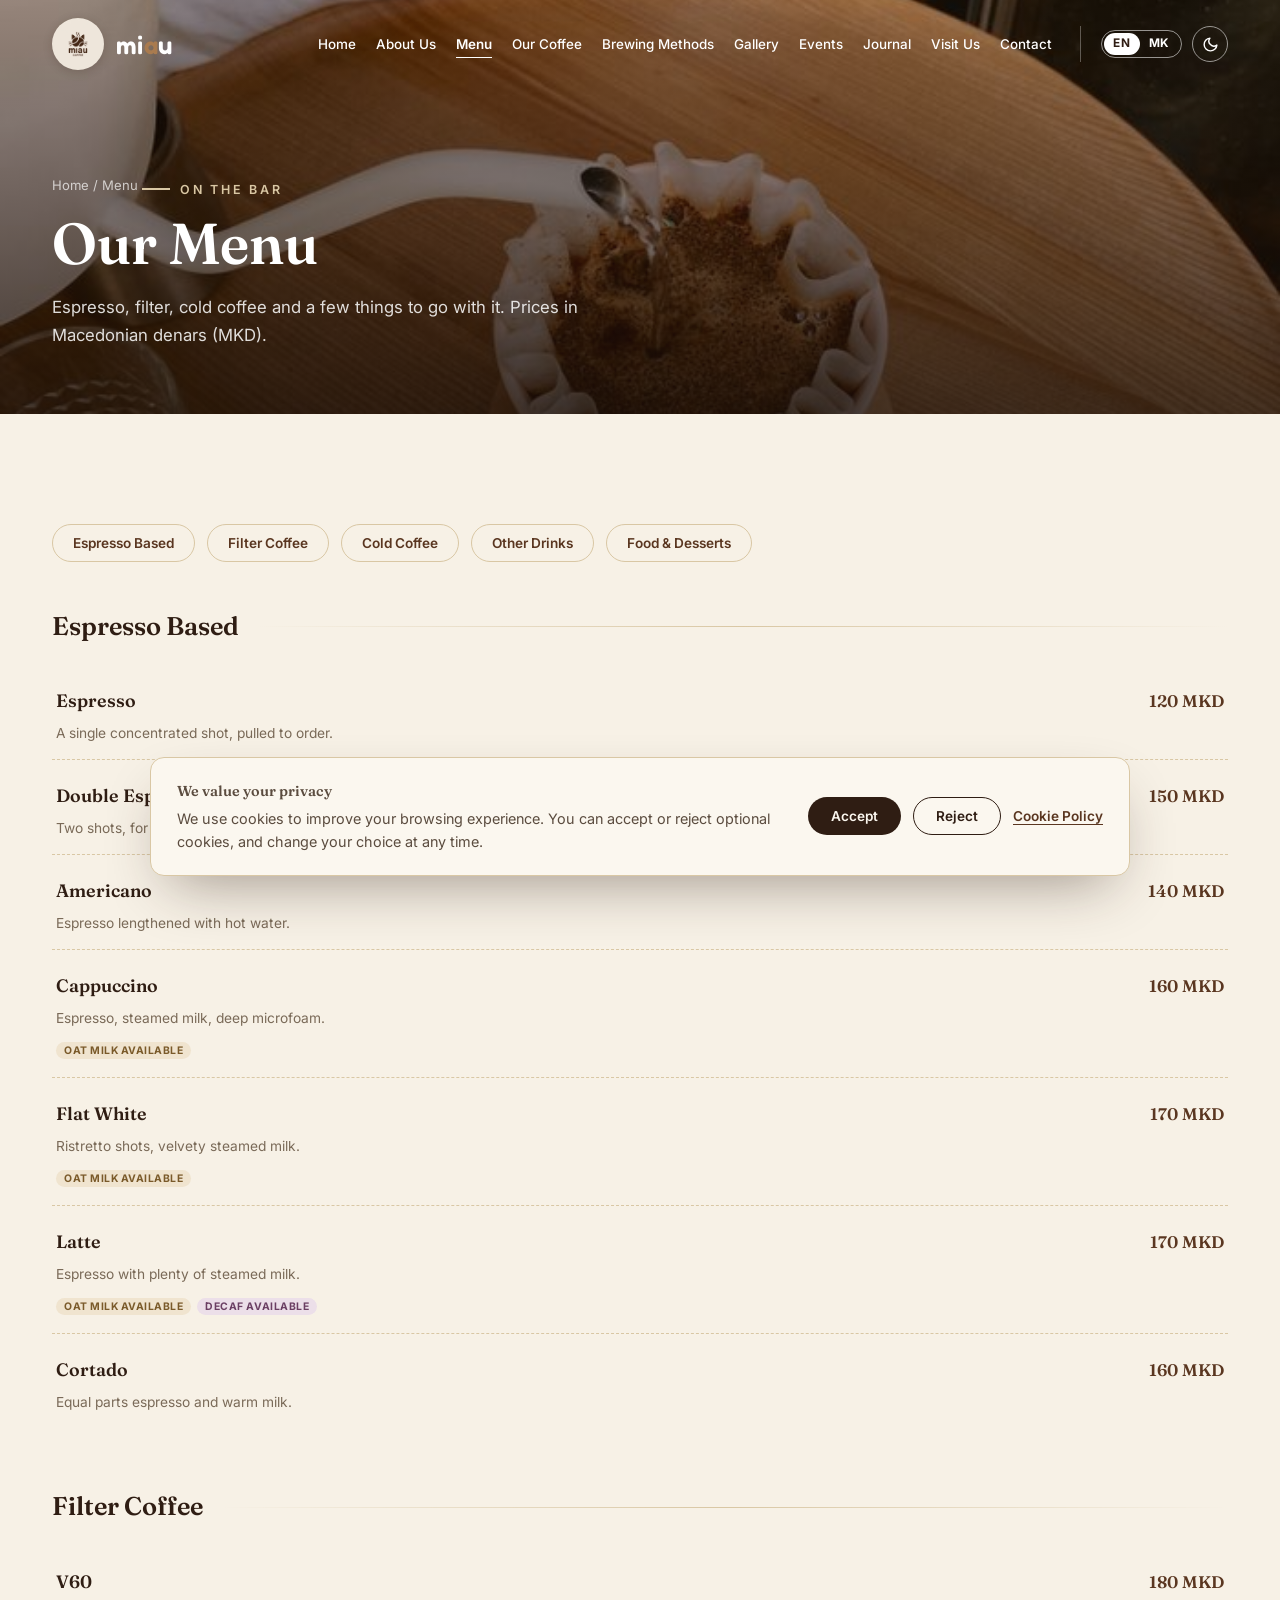
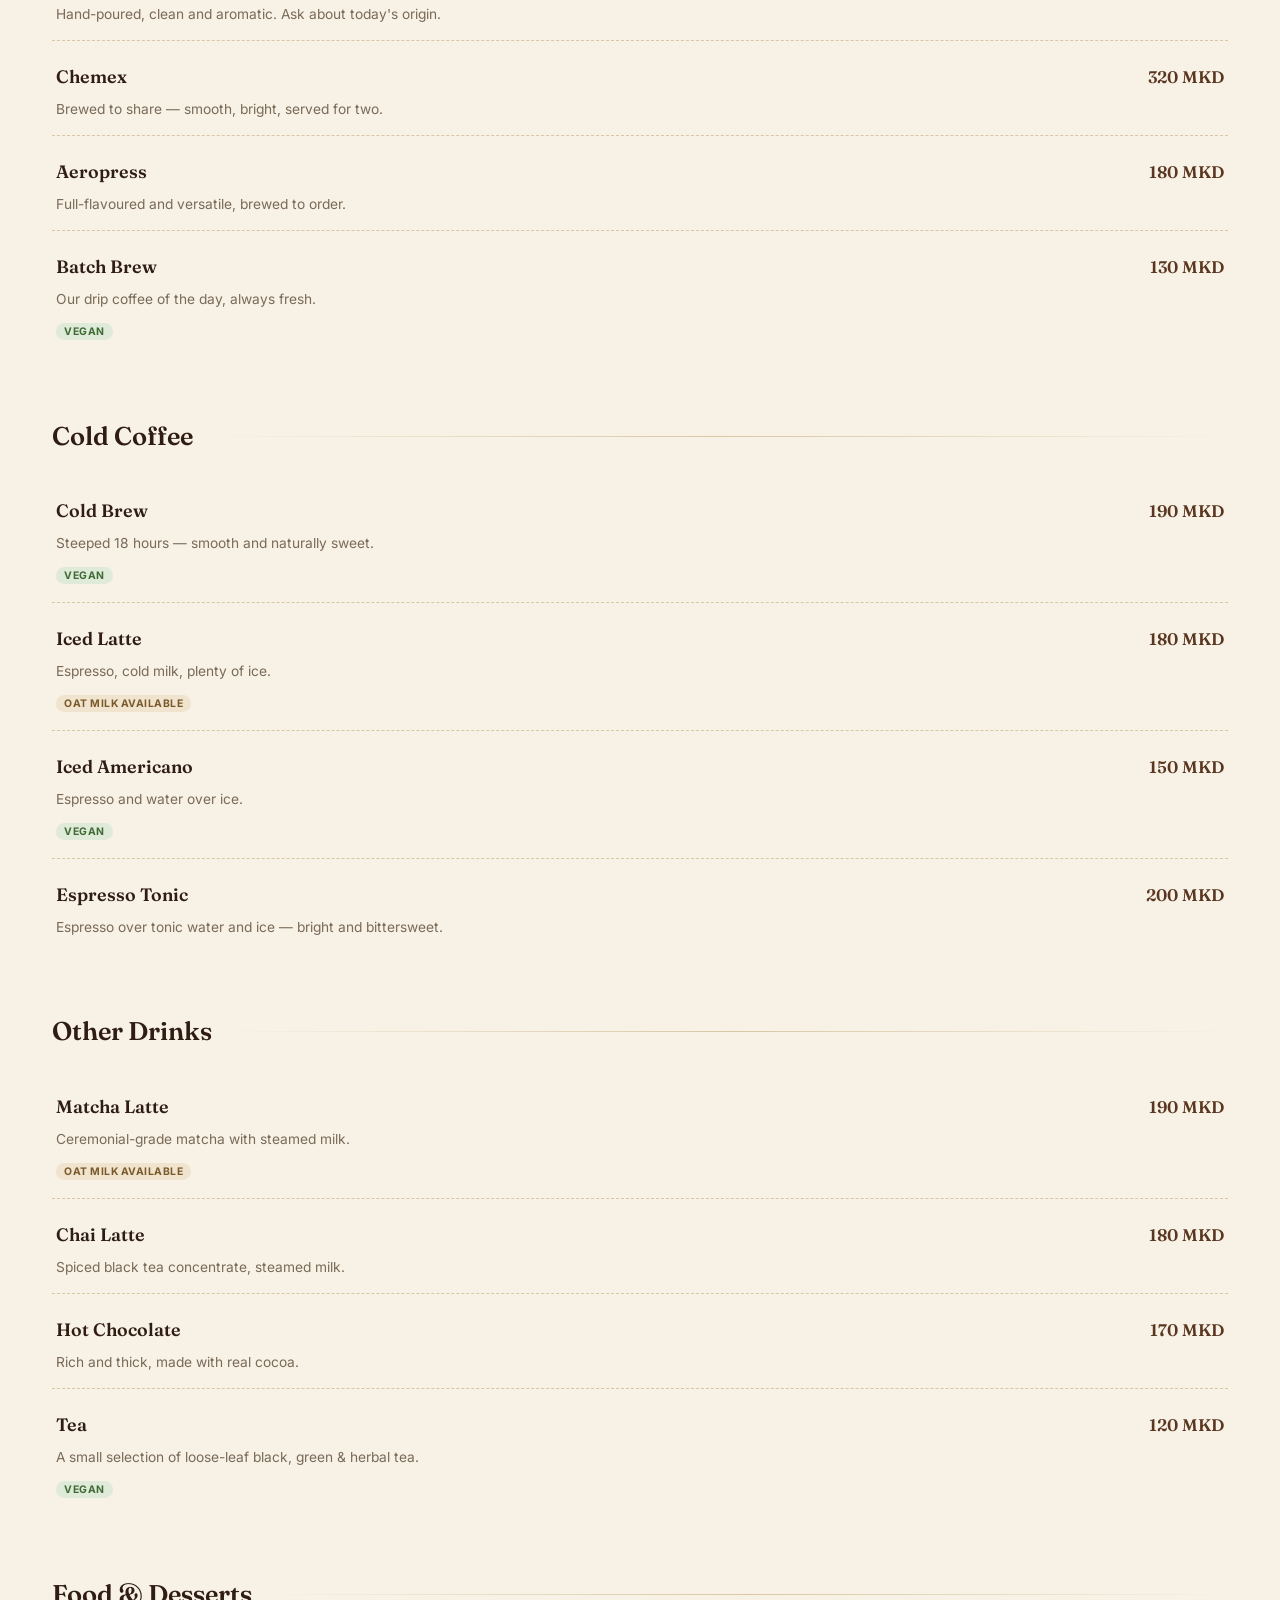
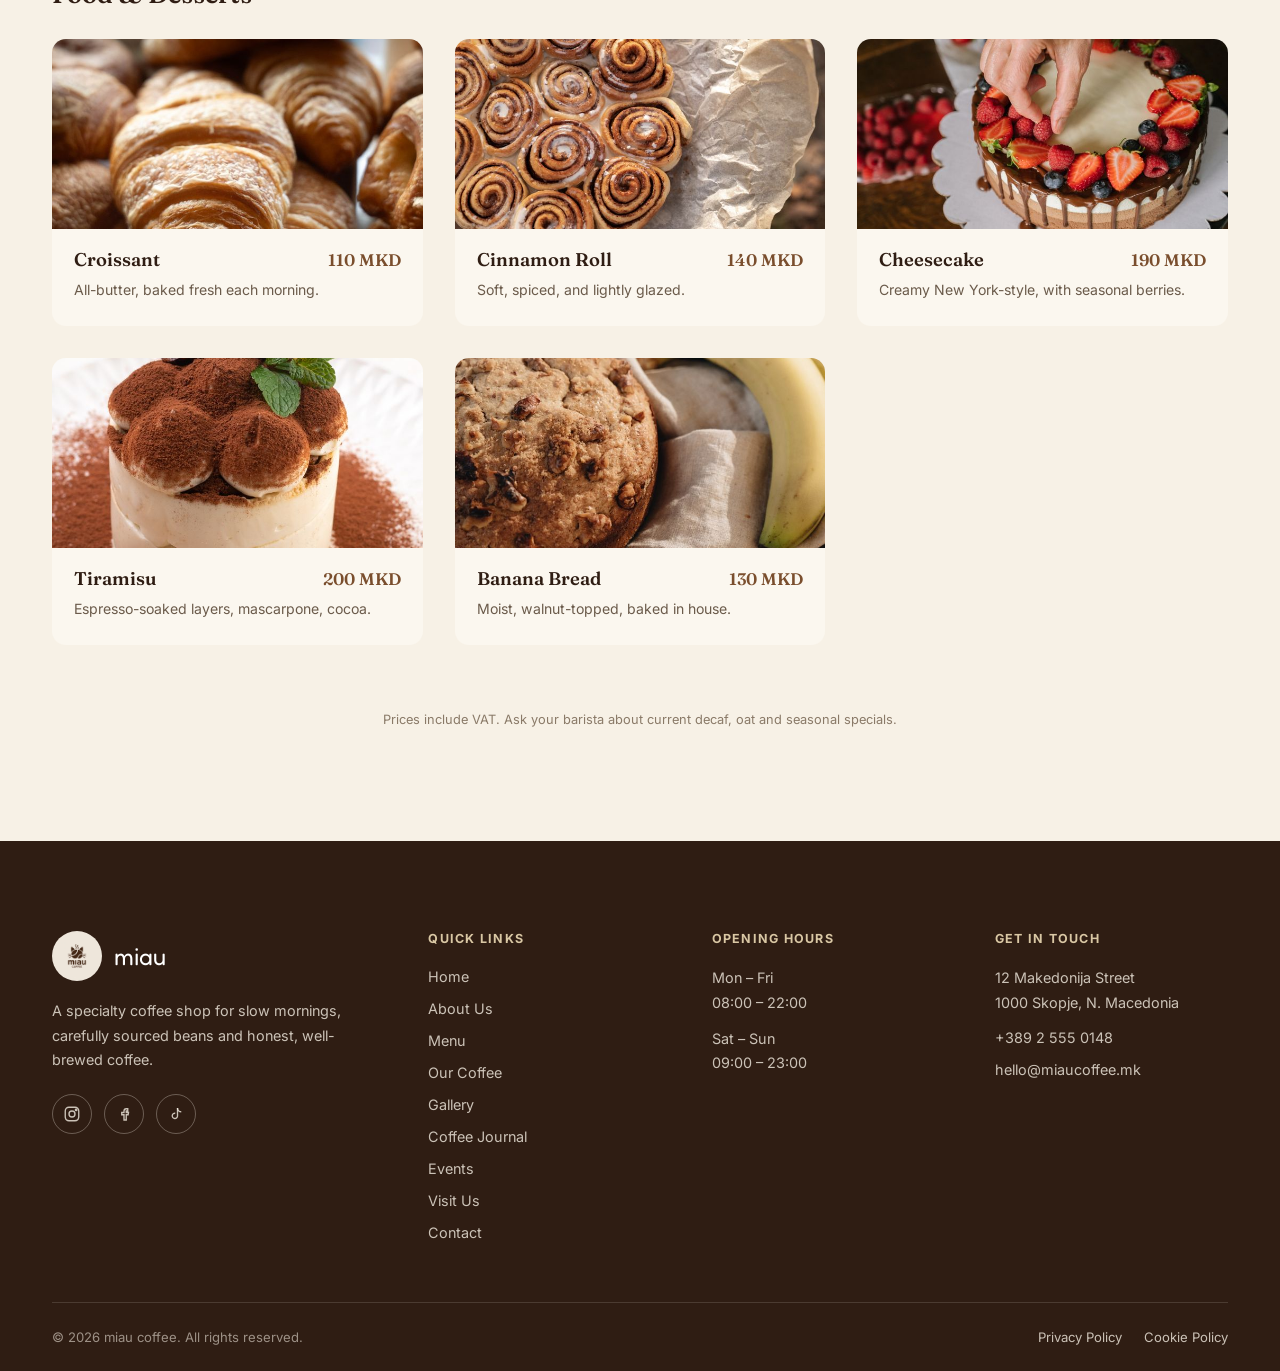
<file: menu.html>
<!DOCTYPE html>
<html lang="en">
<head>
<meta charset="UTF-8">
<meta name="viewport" content="width=device-width, initial-scale=1.0">
<title>Menu — miau coffee</title>
<meta name="description" content="Explore the full miau coffee menu: espresso-based drinks, filter coffee, cold coffee, teas and lattes, plus pastries and desserts.">
<link rel="icon" type="image/png" sizes="32x32" href="images/logo/favicon-32.png">
<link rel="apple-touch-icon" href="images/logo/apple-touch-icon.png">
<script src="js/theme-init.js"></script>
<link rel="stylesheet" href="css/style.css">
</head>
<body>
<a class="skip-link" href="#main">Skip to content</a>

<header class="site-header on-dark">
  <div class="container">
    <a href="index.html" class="brand">
      <img src="images/logo/miau-logo.png" alt="miau coffee logo">
      <span class="brand-word" translate="no">mi<span>a</span>u</span>
    </a>
    <nav class="nav-links" aria-label="Primary">
      <a href="index.html">Home</a>
      <a href="about.html">About Us</a>
      <a href="menu.html" class="active" aria-current="page">Menu</a>
      <a href="our-coffee.html">Our Coffee</a>
      <a href="brewing-methods.html">Brewing Methods</a>
      <a href="gallery.html">Gallery</a>
      <a href="events.html">Events</a>
      <a href="journal.html">Journal</a>
      <a href="visit-us.html">Visit Us</a>
      <a href="contact.html">Contact</a>
    </nav>
    <div class="header-tools">
      <div class="lang-switch" role="group" aria-label="Language">
        <button type="button" class="lang-btn" data-lang="en" lang="en" aria-pressed="true" aria-label="English" translate="no">EN</button><span class="lang-sep" aria-hidden="true">|</span><button type="button" class="lang-btn" data-lang="mk" lang="mk" aria-pressed="false" aria-label="Македонски" translate="no">MK</button>
      </div>
      <button type="button" class="theme-toggle" id="theme-toggle" aria-label="Switch to dark mode" aria-pressed="false" title="Switch to dark mode">
        <svg class="icon-moon" width="17" height="17" viewBox="0 0 24 24" fill="none" stroke="currentColor" stroke-width="2" stroke-linecap="round" stroke-linejoin="round" aria-hidden="true" focusable="false"><path d="M21 12.8A9 9 0 1 1 11.2 3a7 7 0 0 0 9.8 9.8z"/></svg>
        <svg class="icon-sun" width="17" height="17" viewBox="0 0 24 24" fill="none" stroke="currentColor" stroke-width="2" stroke-linecap="round" stroke-linejoin="round" aria-hidden="true" focusable="false"><circle cx="12" cy="12" r="4.5"/><path d="M12 2v2M12 20v2M4.9 4.9l1.4 1.4M17.7 17.7l1.4 1.4M2 12h2M20 12h2M4.9 19.1l1.4-1.4M17.7 6.3l1.4-1.4"/></svg>
      </button>
    </div>
    <button type="button" class="hamburger" aria-label="Toggle menu" aria-expanded="false" aria-controls="mobile-menu"><span></span><span></span><span></span></button>
  </div>
</header>
<nav class="mobile-menu" id="mobile-menu" aria-label="Mobile">
  <a href="index.html">Home</a>
  <a href="about.html">About Us</a>
  <a href="menu.html" class="active" aria-current="page">Menu</a>
  <a href="our-coffee.html">Our Coffee</a>
  <a href="brewing-methods.html">Brewing Methods</a>
  <a href="gallery.html">Gallery</a>
  <a href="events.html">Events</a>
  <a href="journal.html">Journal</a>
  <a href="visit-us.html">Visit Us</a>
  <a href="contact.html">Contact</a>
</nav>

<main id="main">

<section class="page-hero" style="min-height:max(320px, 46vh);">
  <img src="images/menu/v60.jpg" alt="V60 pour-over coffee being prepared" loading="eager">
  <div class="hero-overlay"></div>
  <div class="page-hero-content">
    <span class="breadcrumb"><a href="index.html">Home</a> / Menu</span>
    <span class="eyebrow">On the bar</span>
    <h1>Our Menu</h1>
    <p>Espresso, filter, cold coffee and a few things to go with it. Prices in Macedonian denars (MKD).</p>
  </div>
</section>

<section class="section">
  <div class="container">

    <div class="cat-badge-row reveal">
      <a href="#espresso-based" class="cat-badge">Espresso Based</a>
      <a href="#filter-coffee" class="cat-badge">Filter Coffee</a>
      <a href="#cold-coffee" class="cat-badge">Cold Coffee</a>
      <a href="#other-drinks" class="cat-badge">Other Drinks</a>
      <a href="#food" class="cat-badge">Food &amp; Desserts</a>
    </div>

    <!-- ESPRESSO BASED -->
    <div class="menu-category reveal" id="espresso-based">
      <div class="menu-category-head"><h3>Espresso Based</h3><hr class="divider" style="flex:1;"></div>
      <div class="menu-list">
        <div class="menu-row">
          <div class="menu-row-name"><span class="name">Espresso</span><span class="desc">A single concentrated shot, pulled to order.</span></div>
          <span class="menu-row-price">120 MKD</span>
        </div>
        <div class="menu-row">
          <div class="menu-row-name"><span class="name">Double Espresso</span><span class="desc">Two shots, for when one isn't enough.</span></div>
          <span class="menu-row-price">150 MKD</span>
        </div>
        <div class="menu-row">
          <div class="menu-row-name"><span class="name">Americano</span><span class="desc">Espresso lengthened with hot water.</span></div>
          <span class="menu-row-price">140 MKD</span>
        </div>
        <div class="menu-row">
          <div class="menu-row-name"><span class="name">Cappuccino</span><span class="desc">Espresso, steamed milk, deep microfoam.</span><div class="menu-tags"><span class="tag tag-oat">Oat Milk Available</span></div></div>
          <span class="menu-row-price">160 MKD</span>
        </div>
        <div class="menu-row">
          <div class="menu-row-name"><span class="name">Flat White</span><span class="desc">Ristretto shots, velvety steamed milk.</span><div class="menu-tags"><span class="tag tag-oat">Oat Milk Available</span></div></div>
          <span class="menu-row-price">170 MKD</span>
        </div>
        <div class="menu-row">
          <div class="menu-row-name"><span class="name">Latte</span><span class="desc">Espresso with plenty of steamed milk.</span><div class="menu-tags"><span class="tag tag-oat">Oat Milk Available</span><span class="tag tag-decaf">Decaf Available</span></div></div>
          <span class="menu-row-price">170 MKD</span>
        </div>
        <div class="menu-row">
          <div class="menu-row-name"><span class="name">Cortado</span><span class="desc">Equal parts espresso and warm milk.</span></div>
          <span class="menu-row-price">160 MKD</span>
        </div>
      </div>
    </div>

    <!-- FILTER COFFEE -->
    <div class="menu-category reveal" id="filter-coffee">
      <div class="menu-category-head"><h3>Filter Coffee</h3><hr class="divider" style="flex:1;"></div>
      <div class="menu-list">
        <div class="menu-row">
          <div class="menu-row-name"><span class="name">V60</span><span class="desc">Hand-poured, clean and aromatic. Ask about today's origin.</span></div>
          <span class="menu-row-price">180 MKD</span>
        </div>
        <div class="menu-row">
          <div class="menu-row-name"><span class="name">Chemex</span><span class="desc">Brewed to share — smooth, bright, served for two.</span></div>
          <span class="menu-row-price">320 MKD</span>
        </div>
        <div class="menu-row">
          <div class="menu-row-name"><span class="name">Aeropress</span><span class="desc">Full-flavoured and versatile, brewed to order.</span></div>
          <span class="menu-row-price">180 MKD</span>
        </div>
        <div class="menu-row">
          <div class="menu-row-name"><span class="name">Batch Brew</span><span class="desc">Our drip coffee of the day, always fresh.</span><div class="menu-tags"><span class="tag tag-vegan">Vegan</span></div></div>
          <span class="menu-row-price">130 MKD</span>
        </div>
      </div>
    </div>

    <!-- COLD COFFEE -->
    <div class="menu-category reveal" id="cold-coffee">
      <div class="menu-category-head"><h3>Cold Coffee</h3><hr class="divider" style="flex:1;"></div>
      <div class="menu-list">
        <div class="menu-row">
          <div class="menu-row-name"><span class="name">Cold Brew</span><span class="desc">Steeped 18 hours — smooth and naturally sweet.</span><div class="menu-tags"><span class="tag tag-vegan">Vegan</span></div></div>
          <span class="menu-row-price">190 MKD</span>
        </div>
        <div class="menu-row">
          <div class="menu-row-name"><span class="name">Iced Latte</span><span class="desc">Espresso, cold milk, plenty of ice.</span><div class="menu-tags"><span class="tag tag-oat">Oat Milk Available</span></div></div>
          <span class="menu-row-price">180 MKD</span>
        </div>
        <div class="menu-row">
          <div class="menu-row-name"><span class="name">Iced Americano</span><span class="desc">Espresso and water over ice.</span><div class="menu-tags"><span class="tag tag-vegan">Vegan</span></div></div>
          <span class="menu-row-price">150 MKD</span>
        </div>
        <div class="menu-row">
          <div class="menu-row-name"><span class="name">Espresso Tonic</span><span class="desc">Espresso over tonic water and ice — bright and bittersweet.</span></div>
          <span class="menu-row-price">200 MKD</span>
        </div>
      </div>
    </div>

    <!-- OTHER DRINKS -->
    <div class="menu-category reveal" id="other-drinks">
      <div class="menu-category-head"><h3>Other Drinks</h3><hr class="divider" style="flex:1;"></div>
      <div class="menu-list">
        <div class="menu-row">
          <div class="menu-row-name"><span class="name">Matcha Latte</span><span class="desc">Ceremonial-grade matcha with steamed milk.</span><div class="menu-tags"><span class="tag tag-oat">Oat Milk Available</span></div></div>
          <span class="menu-row-price">190 MKD</span>
        </div>
        <div class="menu-row">
          <div class="menu-row-name"><span class="name">Chai Latte</span><span class="desc">Spiced black tea concentrate, steamed milk.</span></div>
          <span class="menu-row-price">180 MKD</span>
        </div>
        <div class="menu-row">
          <div class="menu-row-name"><span class="name">Hot Chocolate</span><span class="desc">Rich and thick, made with real cocoa.</span></div>
          <span class="menu-row-price">170 MKD</span>
        </div>
        <div class="menu-row">
          <div class="menu-row-name"><span class="name">Tea</span><span class="desc">A small selection of loose-leaf black, green &amp; herbal tea.</span><div class="menu-tags"><span class="tag tag-vegan">Vegan</span></div></div>
          <span class="menu-row-price">120 MKD</span>
        </div>
      </div>
    </div>

    <!-- FOOD & DESSERTS -->
    <div class="menu-category reveal" id="food">
      <div class="menu-category-head"><h3>Food &amp; Desserts</h3><hr class="divider" style="flex:1;"></div>
      <div class="grid-3">
        <div class="menu-item-card">
          <div class="menu-item-media"><img src="images/menu/croissant.jpg" alt="Freshly baked butter croissants" loading="lazy"></div>
          <div class="menu-item-info">
            <div class="row"><h4>Croissant</h4><span class="menu-item-price">110 MKD</span></div>
            <p>All-butter, baked fresh each morning.</p>
          </div>
        </div>
        <div class="menu-item-card">
          <div class="menu-item-media"><img src="images/menu/cinnamon-roll.jpg" alt="Cinnamon rolls fresh from the oven" loading="lazy"></div>
          <div class="menu-item-info">
            <div class="row"><h4>Cinnamon Roll</h4><span class="menu-item-price">140 MKD</span></div>
            <p>Soft, spiced, and lightly glazed.</p>
          </div>
        </div>
        <div class="menu-item-card">
          <div class="menu-item-media"><img src="images/menu/cheesecake.jpg" alt="Slice of berry cheesecake" loading="lazy"></div>
          <div class="menu-item-info">
            <div class="row"><h4>Cheesecake</h4><span class="menu-item-price">190 MKD</span></div>
            <p>Creamy New York-style, with seasonal berries.</p>
          </div>
        </div>
        <div class="menu-item-card">
          <div class="menu-item-media"><img src="images/menu/tiramisu.jpg" alt="Slice of tiramisu with cocoa dusting" loading="lazy"></div>
          <div class="menu-item-info">
            <div class="row"><h4>Tiramisu</h4><span class="menu-item-price">200 MKD</span></div>
            <p>Espresso-soaked layers, mascarpone, cocoa.</p>
          </div>
        </div>
        <div class="menu-item-card">
          <div class="menu-item-media"><img src="images/menu/banana-bread.jpg" alt="Banana bread with walnuts" loading="lazy"></div>
          <div class="menu-item-info">
            <div class="row"><h4>Banana Bread</h4><span class="menu-item-price">130 MKD</span></div>
            <p>Moist, walnut-topped, baked in house.</p>
          </div>
        </div>
      </div>
    </div>

    <p class="form-note" style="text-align:center; margin-top:20px;">Prices include VAT. Ask your barista about current decaf, oat and seasonal specials.</p>
  </div>
</section>

</main>

<footer class="site-footer">
  <div class="container">
    <div class="footer-grid">
      <div class="footer-col">
        <div class="footer-brand">
          <img src="images/logo/miau-logo.png" alt="miau coffee logo">
          <span class="footer-brand-word" translate="no">miau</span>
        </div>
        <p class="footer-desc">A specialty coffee shop for slow mornings, carefully sourced beans and honest, well-brewed coffee.</p>
        <div class="social-row">
          <a href="https://instagram.com" target="_blank" rel="noopener" aria-label="miau coffee on Instagram"><svg width="18" height="18" viewBox="0 0 24 24" fill="none" stroke="currentColor" stroke-width="1.8" aria-hidden="true"><rect x="3" y="3" width="18" height="18" rx="5"/><circle cx="12" cy="12" r="4"/><circle cx="17.5" cy="6.5" r="1"/></svg></a>
          <a href="https://facebook.com" target="_blank" rel="noopener" aria-label="miau coffee on Facebook"><svg width="18" height="18" viewBox="0 0 24 24" fill="none" stroke="currentColor" stroke-width="1.8" aria-hidden="true"><path d="M15 8h2V5h-2a3 3 0 0 0-3 3v2H9v3h3v7h3v-7h2.5l.5-3H15V8z"/></svg></a>
          <a href="https://tiktok.com" target="_blank" rel="noopener" aria-label="miau coffee on TikTok"><svg width="18" height="18" viewBox="0 0 24 24" fill="none" stroke="currentColor" stroke-width="1.8" aria-hidden="true"><path d="M14 4v10.5a3.5 3.5 0 1 1-3-3.46"/><path d="M14 4a5 5 0 0 0 5 5"/></svg></a>
        </div>
      </div>
      <div class="footer-col">
        <h2 class="footer-title">Quick Links</h2>
        <ul>
          <li><a href="index.html">Home</a></li>
          <li><a href="about.html">About Us</a></li>
          <li><a href="menu.html">Menu</a></li>
          <li><a href="our-coffee.html">Our Coffee</a></li>
          <li><a href="gallery.html">Gallery</a></li>
          <li><a href="journal.html">Coffee Journal</a></li>
          <li><a href="events.html">Events</a></li>
          <li><a href="visit-us.html">Visit Us</a></li>
          <li><a href="contact.html">Contact</a></li>
        </ul>
      </div>
      <div class="footer-col">
        <h2 class="footer-title">Opening Hours</h2>
        <ul>
          <li><p>Mon – Fri<br>08:00 – 22:00</p></li>
          <li><p>Sat – Sun<br>09:00 – 23:00</p></li>
        </ul>
      </div>
      <div class="footer-col">
        <h2 class="footer-title">Get in Touch</h2>
        <ul>
          <li><p>12 Makedonija Street<br>1000 Skopje, N. Macedonia</p></li>
          <li><a href="tel:+38925550148">+389 2 555 0148</a></li>
          <li><a href="mailto:hello@miaucoffee.mk">hello@miaucoffee.mk</a></li>
        </ul>
      </div>
    </div>
    <div class="footer-bottom">
      <span>&copy; <span data-year>2026</span> miau coffee. All rights reserved.</span>
      <nav class="legal-links" aria-label="Legal">
        <a href="privacy.html">Privacy Policy</a>
        <a href="cookies.html">Cookie Policy</a>
      </nav>
    </div>
  </div>
</footer>

<!-- ================= COOKIE CONSENT ================= -->
<div class="cookie-banner" id="cookie-banner" role="region" aria-label="Cookie consent" hidden>
  <div class="cookie-banner-inner">
    <div class="cookie-banner-text">
      <p class="cookie-banner-title">We value your privacy</p>
      <p>We use cookies to improve your browsing experience. You can accept or reject optional cookies, and change your choice at any time.</p>
    </div>
    <div class="cookie-banner-actions">
      <button type="button" class="btn btn-primary btn-sm" data-cookie-choice="accepted">Accept</button>
      <button type="button" class="btn btn-outline btn-sm" data-cookie-choice="rejected">Reject</button>
      <a href="cookies.html" class="cookie-banner-link">Cookie Policy</a>
    </div>
  </div>
</div>

<script src="js/i18n.js"></script>
<script src="js/main.js"></script>
</body>
</html>
</file>
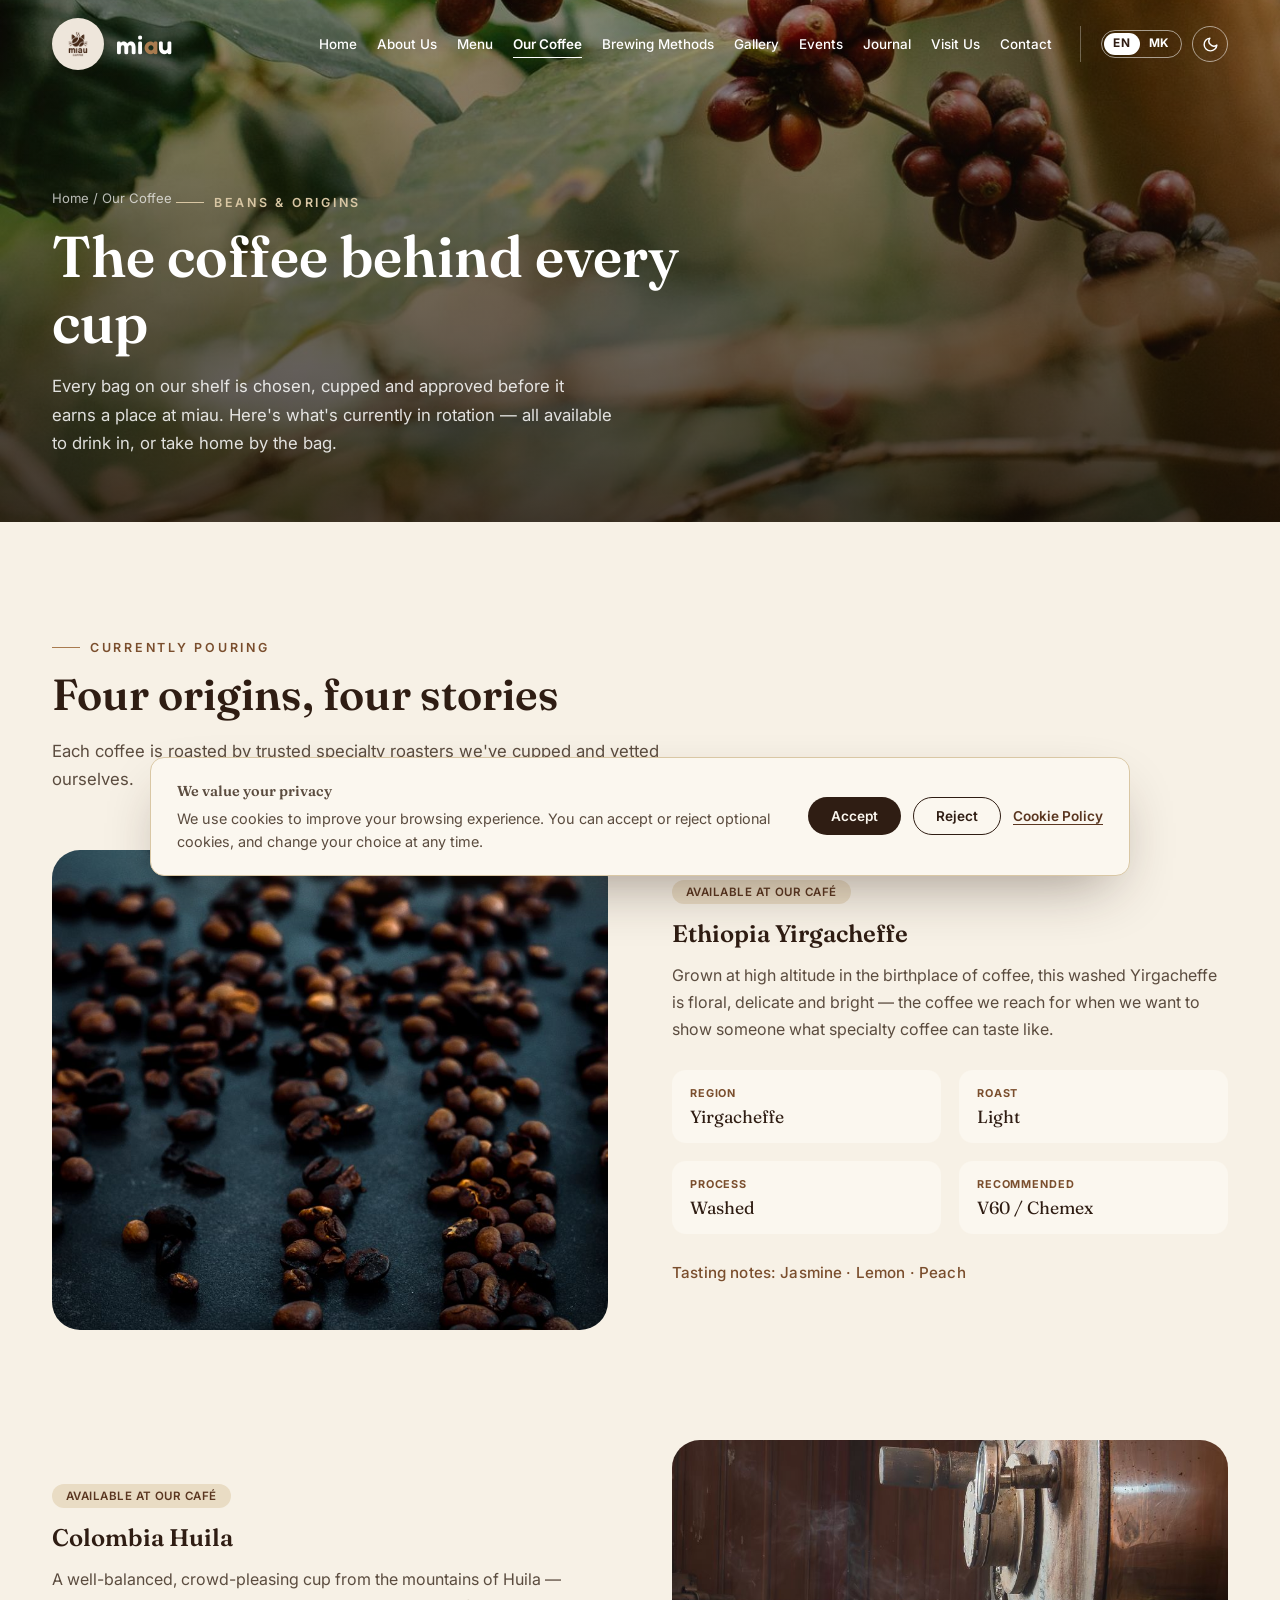
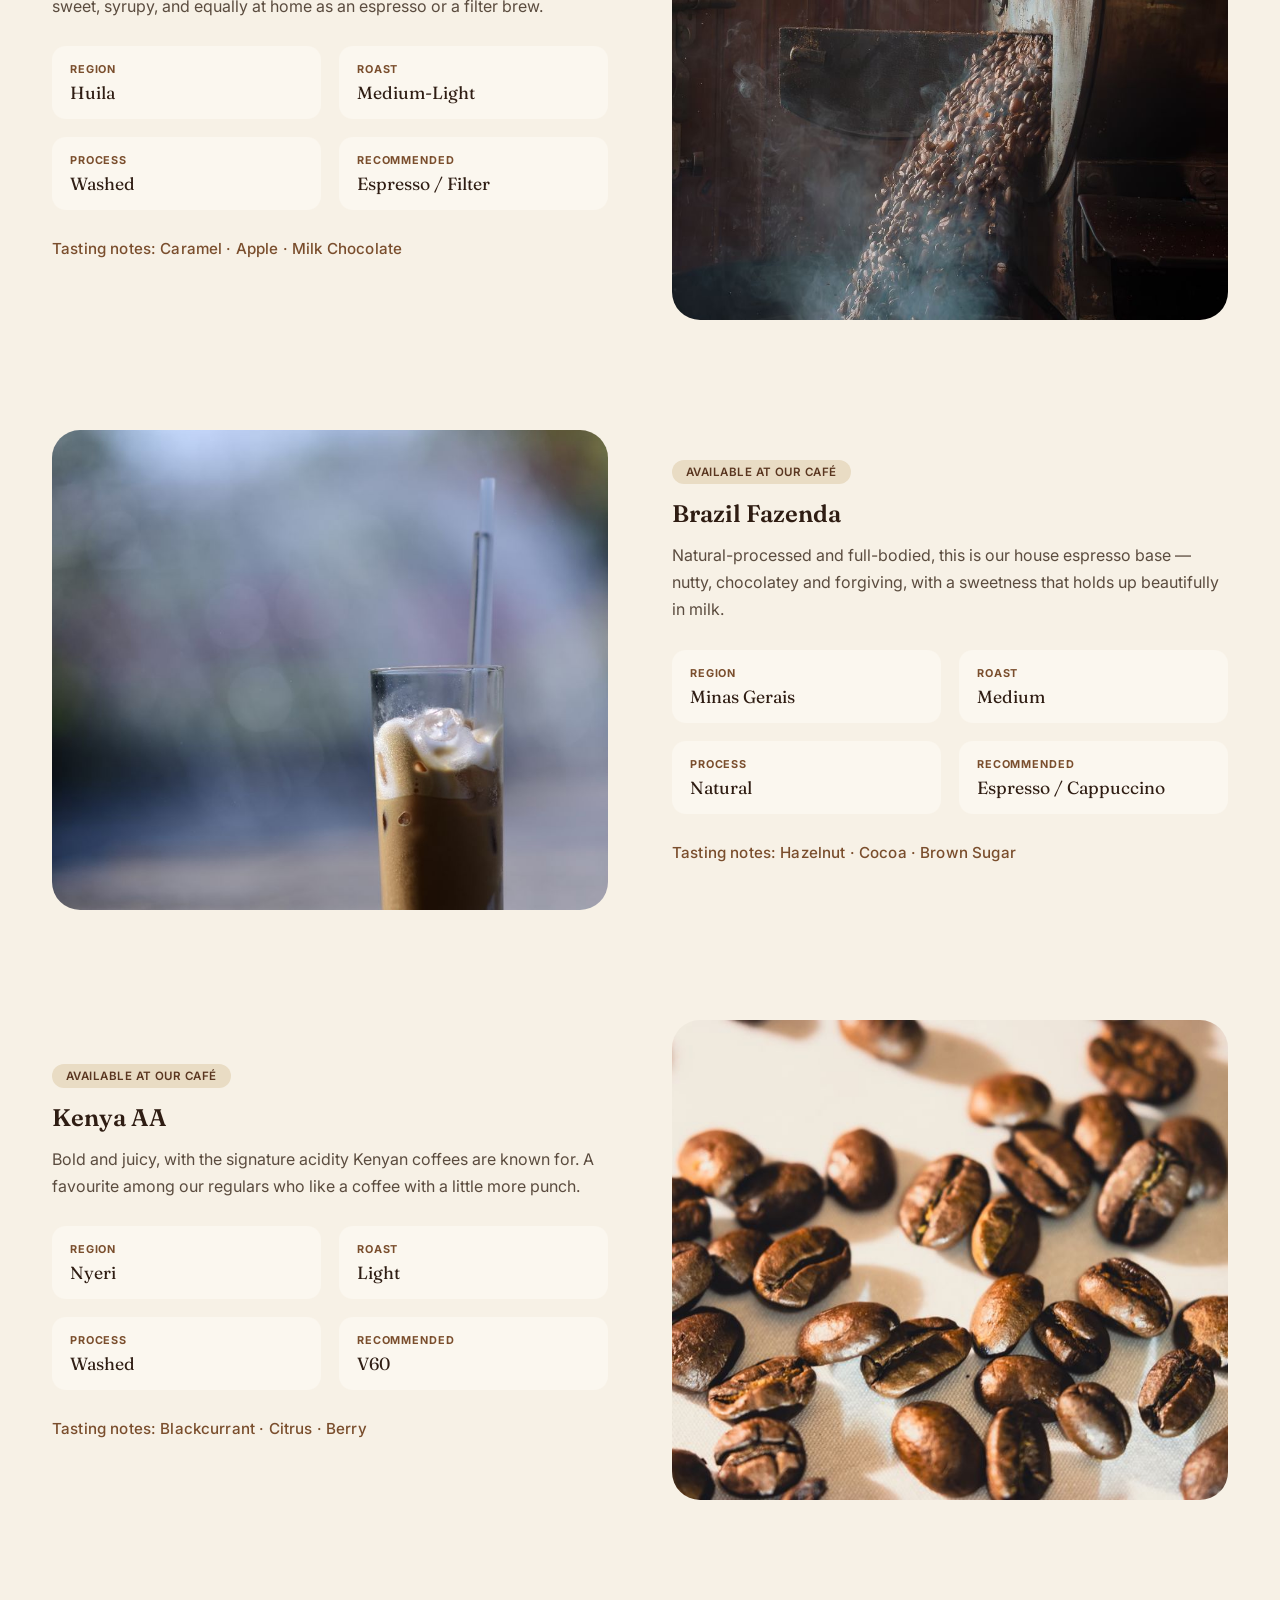
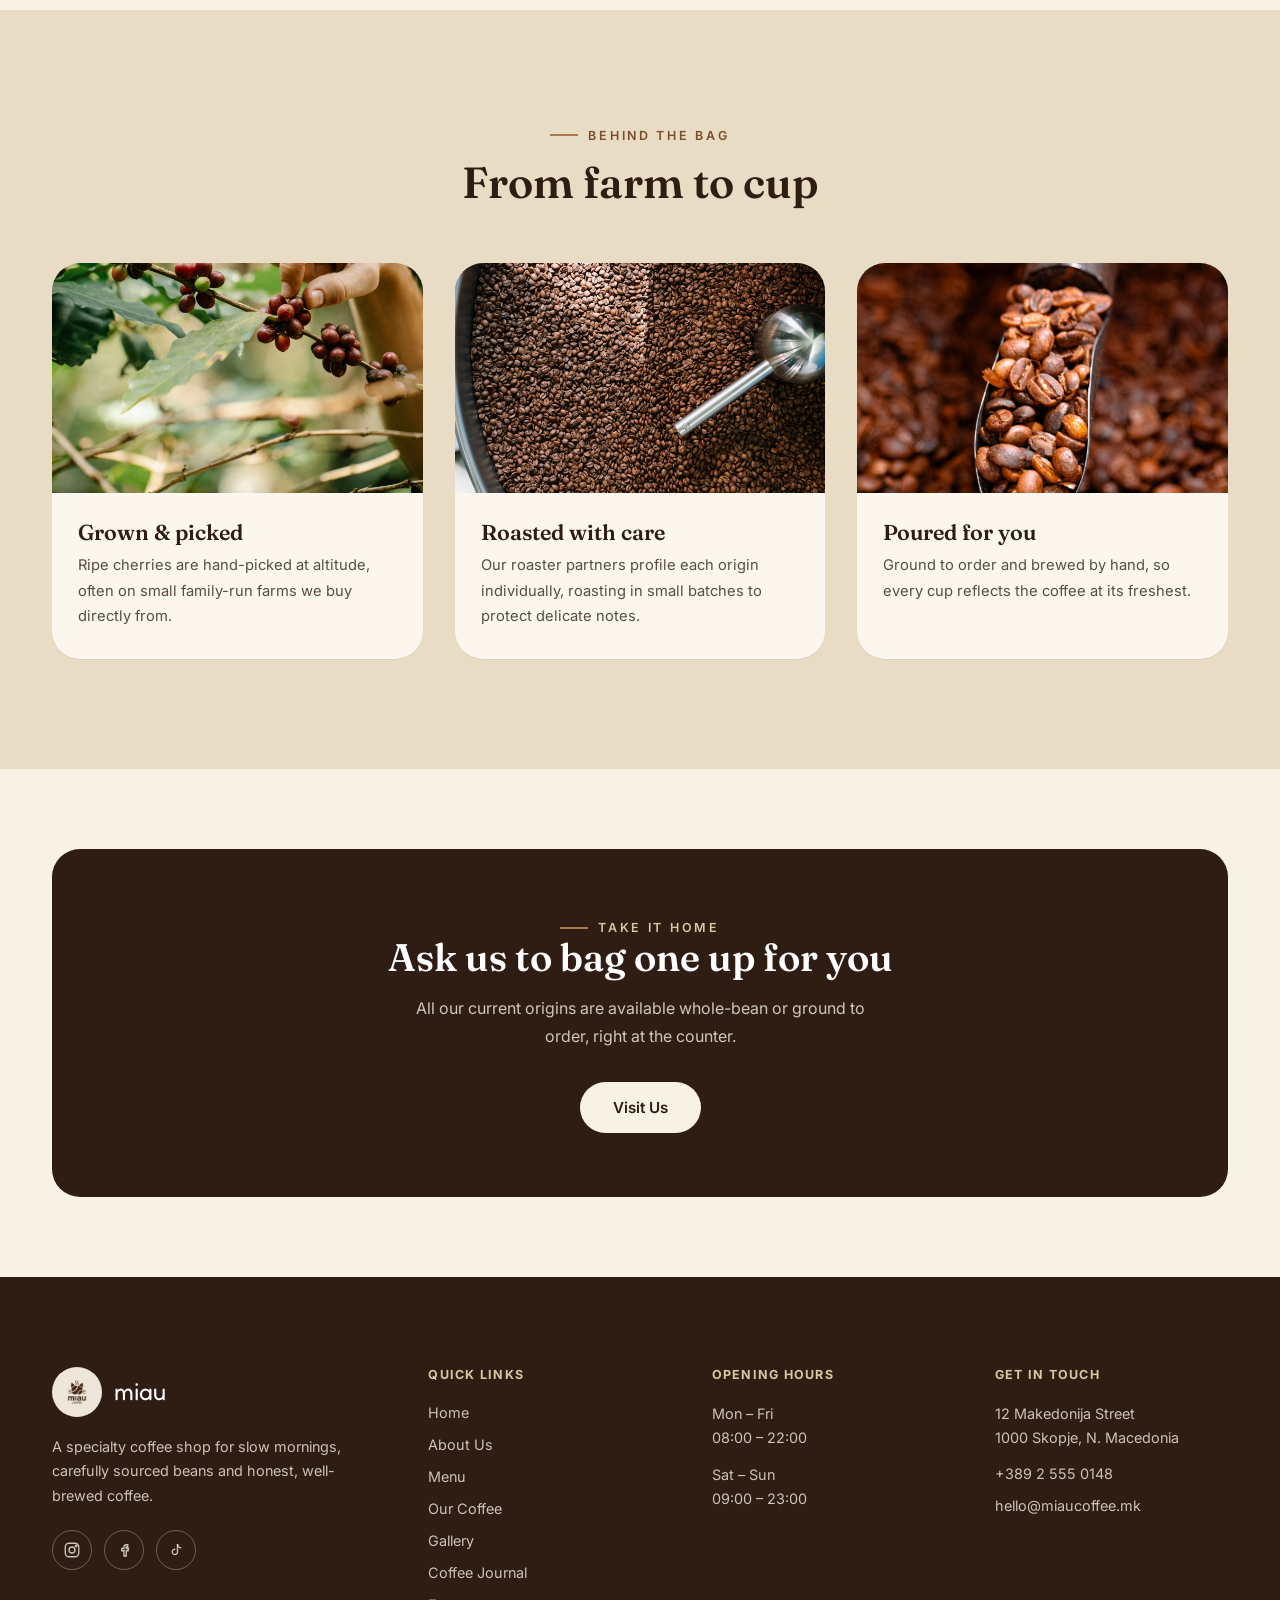
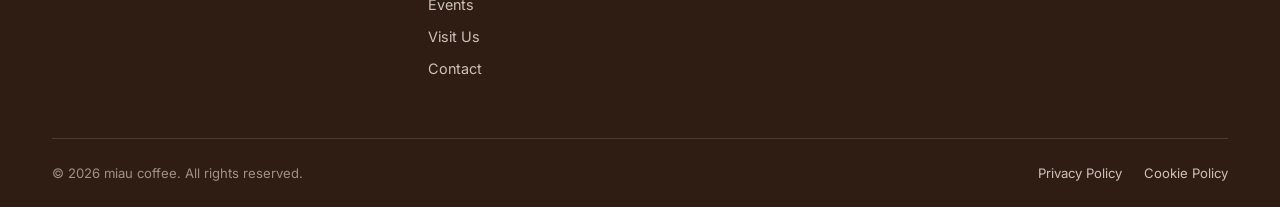
<file: our-coffee.html>
<!DOCTYPE html>
<html lang="en">
<head>
<meta charset="UTF-8">
<meta name="viewport" content="width=device-width, initial-scale=1.0">
<title>Our Coffee — miau coffee</title>
<meta name="description" content="Meet the specialty coffee beans behind our menu — origins, regions, roast levels, processing and tasting notes, all available at our café.">
<link rel="icon" type="image/png" sizes="32x32" href="images/logo/favicon-32.png">
<link rel="apple-touch-icon" href="images/logo/apple-touch-icon.png">
<script src="js/theme-init.js"></script>
<link rel="stylesheet" href="css/style.css">
</head>
<body>
<a class="skip-link" href="#main">Skip to content</a>

<header class="site-header on-dark">
  <div class="container">
    <a href="index.html" class="brand">
      <img src="images/logo/miau-logo.png" alt="miau coffee logo">
      <span class="brand-word" translate="no">mi<span>a</span>u</span>
    </a>
    <nav class="nav-links" aria-label="Primary">
      <a href="index.html">Home</a>
      <a href="about.html">About Us</a>
      <a href="menu.html">Menu</a>
      <a href="our-coffee.html" class="active" aria-current="page">Our Coffee</a>
      <a href="brewing-methods.html">Brewing Methods</a>
      <a href="gallery.html">Gallery</a>
      <a href="events.html">Events</a>
      <a href="journal.html">Journal</a>
      <a href="visit-us.html">Visit Us</a>
      <a href="contact.html">Contact</a>
    </nav>
    <div class="header-tools">
      <div class="lang-switch" role="group" aria-label="Language">
        <button type="button" class="lang-btn" data-lang="en" lang="en" aria-pressed="true" aria-label="English" translate="no">EN</button><span class="lang-sep" aria-hidden="true">|</span><button type="button" class="lang-btn" data-lang="mk" lang="mk" aria-pressed="false" aria-label="Македонски" translate="no">MK</button>
      </div>
      <button type="button" class="theme-toggle" id="theme-toggle" aria-label="Switch to dark mode" aria-pressed="false" title="Switch to dark mode">
        <svg class="icon-moon" width="17" height="17" viewBox="0 0 24 24" fill="none" stroke="currentColor" stroke-width="2" stroke-linecap="round" stroke-linejoin="round" aria-hidden="true" focusable="false"><path d="M21 12.8A9 9 0 1 1 11.2 3a7 7 0 0 0 9.8 9.8z"/></svg>
        <svg class="icon-sun" width="17" height="17" viewBox="0 0 24 24" fill="none" stroke="currentColor" stroke-width="2" stroke-linecap="round" stroke-linejoin="round" aria-hidden="true" focusable="false"><circle cx="12" cy="12" r="4.5"/><path d="M12 2v2M12 20v2M4.9 4.9l1.4 1.4M17.7 17.7l1.4 1.4M2 12h2M20 12h2M4.9 19.1l1.4-1.4M17.7 6.3l1.4-1.4"/></svg>
      </button>
    </div>
    <button type="button" class="hamburger" aria-label="Toggle menu" aria-expanded="false" aria-controls="mobile-menu"><span></span><span></span><span></span></button>
  </div>
</header>
<nav class="mobile-menu" id="mobile-menu" aria-label="Mobile">
  <a href="index.html">Home</a>
  <a href="about.html">About Us</a>
  <a href="menu.html">Menu</a>
  <a href="our-coffee.html" class="active" aria-current="page">Our Coffee</a>
  <a href="brewing-methods.html">Brewing Methods</a>
  <a href="gallery.html">Gallery</a>
  <a href="events.html">Events</a>
  <a href="journal.html">Journal</a>
  <a href="visit-us.html">Visit Us</a>
  <a href="contact.html">Contact</a>
</nav>

<main id="main">

<section class="page-hero">
  <img src="images/coffee/farm-cherries.jpg" alt="Hand picking ripe coffee cherries at origin" loading="eager">
  <div class="hero-overlay"></div>
  <div class="page-hero-content">
    <span class="breadcrumb"><a href="index.html">Home</a> / Our Coffee</span>
    <span class="eyebrow">Beans &amp; origins</span>
    <h1>The coffee behind every cup</h1>
    <p>Every bag on our shelf is chosen, cupped and approved before it earns a place at miau. Here's what's currently in rotation — all available to drink in, or take home by the bag.</p>
  </div>
</section>

<section class="section">
  <div class="container">
    <div class="section-head reveal">
      <span class="eyebrow">Currently pouring</span>
      <h2>Four origins, four stories</h2>
      <p>Each coffee is roasted by trusted specialty roasters we've cupped and vetted ourselves.</p>
    </div>

    <!-- ETHIOPIA -->
    <div class="brew-detail reveal" id="ethiopia">
      <div class="brew-detail-media"><img src="images/coffee/origin-ethiopia.jpg" alt="Roasted Ethiopia Yirgacheffe coffee beans" loading="lazy"></div>
      <div class="brew-detail-body">
        <span class="pill-tag">Available at our café</span>
        <h2 style="margin-top:16px;">Ethiopia Yirgacheffe</h2>
        <p style="color:var(--text-soft); margin-top:14px;">Grown at high altitude in the birthplace of coffee, this washed Yirgacheffe is floral, delicate and bright — the coffee we reach for when we want to show someone what specialty coffee can taste like.</p>
        <div class="brew-stats">
          <div class="brew-stat"><div class="k">Region</div><div class="v">Yirgacheffe</div></div>
          <div class="brew-stat"><div class="k">Roast</div><div class="v">Light</div></div>
          <div class="brew-stat"><div class="k">Process</div><div class="v">Washed</div></div>
          <div class="brew-stat"><div class="k">Recommended</div><div class="v">V60 / Chemex</div></div>
        </div>
        <p class="coffee-card-notes" style="font-size:0.95rem;">Tasting notes: Jasmine &middot; Lemon &middot; Peach</p>
      </div>
    </div>

    <!-- COLOMBIA -->
    <div class="brew-detail rev reveal" id="colombia">
      <div class="brew-detail-media"><img src="images/coffee/origin-colombia.jpg" alt="Roasted Colombia Huila coffee beans" loading="lazy"></div>
      <div class="brew-detail-body">
        <span class="pill-tag">Available at our café</span>
        <h2 style="margin-top:16px;">Colombia Huila</h2>
        <p style="color:var(--text-soft); margin-top:14px;">A well-balanced, crowd-pleasing cup from the mountains of Huila — sweet, syrupy, and equally at home as an espresso or a filter brew.</p>
        <div class="brew-stats">
          <div class="brew-stat"><div class="k">Region</div><div class="v">Huila</div></div>
          <div class="brew-stat"><div class="k">Roast</div><div class="v">Medium-Light</div></div>
          <div class="brew-stat"><div class="k">Process</div><div class="v">Washed</div></div>
          <div class="brew-stat"><div class="k">Recommended</div><div class="v">Espresso / Filter</div></div>
        </div>
        <p class="coffee-card-notes" style="font-size:0.95rem;">Tasting notes: Caramel &middot; Apple &middot; Milk Chocolate</p>
      </div>
    </div>

    <!-- BRAZIL -->
    <div class="brew-detail reveal" id="brazil">
      <div class="brew-detail-media"><img src="images/coffee/origin-brazil.jpg" alt="Roasted Brazil Fazenda coffee beans" loading="lazy"></div>
      <div class="brew-detail-body">
        <span class="pill-tag">Available at our café</span>
        <h2 style="margin-top:16px;">Brazil Fazenda</h2>
        <p style="color:var(--text-soft); margin-top:14px;">Natural-processed and full-bodied, this is our house espresso base — nutty, chocolatey and forgiving, with a sweetness that holds up beautifully in milk.</p>
        <div class="brew-stats">
          <div class="brew-stat"><div class="k">Region</div><div class="v">Minas Gerais</div></div>
          <div class="brew-stat"><div class="k">Roast</div><div class="v">Medium</div></div>
          <div class="brew-stat"><div class="k">Process</div><div class="v">Natural</div></div>
          <div class="brew-stat"><div class="k">Recommended</div><div class="v">Espresso / Cappuccino</div></div>
        </div>
        <p class="coffee-card-notes" style="font-size:0.95rem;">Tasting notes: Hazelnut &middot; Cocoa &middot; Brown Sugar</p>
      </div>
    </div>

    <!-- KENYA -->
    <div class="brew-detail rev reveal" id="kenya">
      <div class="brew-detail-media"><img src="images/coffee/origin-kenya.jpg" alt="Roasted Kenya AA coffee beans" loading="lazy"></div>
      <div class="brew-detail-body">
        <span class="pill-tag">Available at our café</span>
        <h2 style="margin-top:16px;">Kenya AA</h2>
        <p style="color:var(--text-soft); margin-top:14px;">Bold and juicy, with the signature acidity Kenyan coffees are known for. A favourite among our regulars who like a coffee with a little more punch.</p>
        <div class="brew-stats">
          <div class="brew-stat"><div class="k">Region</div><div class="v">Nyeri</div></div>
          <div class="brew-stat"><div class="k">Roast</div><div class="v">Light</div></div>
          <div class="brew-stat"><div class="k">Process</div><div class="v">Washed</div></div>
          <div class="brew-stat"><div class="k">Recommended</div><div class="v">V60</div></div>
        </div>
        <p class="coffee-card-notes" style="font-size:0.95rem;">Tasting notes: Blackcurrant &middot; Citrus &middot; Berry</p>
      </div>
    </div>

  </div>
</section>

<!-- FROM FARM TO CUP -->
<section class="section section-alt">
  <div class="container">
    <div class="section-head center reveal" style="margin-left:auto;margin-right:auto;">
      <span class="eyebrow">Behind the bag</span>
      <h2>From farm to cup</h2>
    </div>
    <div class="grid-3">
      <div class="coffee-card reveal">
        <div class="coffee-card-media" style="height:230px;"><img src="images/coffee/farm-cherries.jpg" alt="Coffee cherries being hand picked at the farm" loading="lazy"></div>
        <div class="coffee-card-body"><h3>Grown &amp; picked</h3><p style="color:var(--text-soft); font-size:0.92rem;">Ripe cherries are hand-picked at altitude, often on small family-run farms we buy directly from.</p></div>
      </div>
      <div class="coffee-card reveal reveal-delay-1">
        <div class="coffee-card-media" style="height:230px;"><img src="images/coffee/roasting.jpg" alt="Coffee beans in a roasting drum" loading="lazy"></div>
        <div class="coffee-card-body"><h3>Roasted with care</h3><p style="color:var(--text-soft); font-size:0.92rem;">Our roaster partners profile each origin individually, roasting in small batches to protect delicate notes.</p></div>
      </div>
      <div class="coffee-card reveal reveal-delay-2">
        <div class="coffee-card-media" style="height:230px;"><img src="images/coffee/beans-scoop.jpg" alt="Scoop of freshly roasted coffee beans" loading="lazy"></div>
        <div class="coffee-card-body"><h3>Poured for you</h3><p style="color:var(--text-soft); font-size:0.92rem;">Ground to order and brewed by hand, so every cup reflects the coffee at its freshest.</p></div>
      </div>
    </div>
  </div>
</section>

<section class="section-tight">
  <div class="container">
    <div class="cta-band reveal">
      <span class="eyebrow" style="color:var(--beige-dark);">Take it home</span>
      <h2>Ask us to bag one up for you</h2>
      <p>All our current origins are available whole-bean or ground to order, right at the counter.</p>
      <div class="cta-actions"><a href="visit-us.html" class="btn btn-light">Visit Us</a></div>
    </div>
  </div>
</section>

</main>

<footer class="site-footer">
  <div class="container">
    <div class="footer-grid">
      <div class="footer-col">
        <div class="footer-brand">
          <img src="images/logo/miau-logo.png" alt="miau coffee logo">
          <span class="footer-brand-word" translate="no">miau</span>
        </div>
        <p class="footer-desc">A specialty coffee shop for slow mornings, carefully sourced beans and honest, well-brewed coffee.</p>
        <div class="social-row">
          <a href="https://instagram.com" target="_blank" rel="noopener" aria-label="miau coffee on Instagram"><svg width="18" height="18" viewBox="0 0 24 24" fill="none" stroke="currentColor" stroke-width="1.8" aria-hidden="true"><rect x="3" y="3" width="18" height="18" rx="5"/><circle cx="12" cy="12" r="4"/><circle cx="17.5" cy="6.5" r="1"/></svg></a>
          <a href="https://facebook.com" target="_blank" rel="noopener" aria-label="miau coffee on Facebook"><svg width="18" height="18" viewBox="0 0 24 24" fill="none" stroke="currentColor" stroke-width="1.8" aria-hidden="true"><path d="M15 8h2V5h-2a3 3 0 0 0-3 3v2H9v3h3v7h3v-7h2.5l.5-3H15V8z"/></svg></a>
          <a href="https://tiktok.com" target="_blank" rel="noopener" aria-label="miau coffee on TikTok"><svg width="18" height="18" viewBox="0 0 24 24" fill="none" stroke="currentColor" stroke-width="1.8" aria-hidden="true"><path d="M14 4v10.5a3.5 3.5 0 1 1-3-3.46"/><path d="M14 4a5 5 0 0 0 5 5"/></svg></a>
        </div>
      </div>
      <div class="footer-col">
        <h2 class="footer-title">Quick Links</h2>
        <ul>
          <li><a href="index.html">Home</a></li>
          <li><a href="about.html">About Us</a></li>
          <li><a href="menu.html">Menu</a></li>
          <li><a href="our-coffee.html">Our Coffee</a></li>
          <li><a href="gallery.html">Gallery</a></li>
          <li><a href="journal.html">Coffee Journal</a></li>
          <li><a href="events.html">Events</a></li>
          <li><a href="visit-us.html">Visit Us</a></li>
          <li><a href="contact.html">Contact</a></li>
        </ul>
      </div>
      <div class="footer-col">
        <h2 class="footer-title">Opening Hours</h2>
        <ul>
          <li><p>Mon – Fri<br>08:00 – 22:00</p></li>
          <li><p>Sat – Sun<br>09:00 – 23:00</p></li>
        </ul>
      </div>
      <div class="footer-col">
        <h2 class="footer-title">Get in Touch</h2>
        <ul>
          <li><p>12 Makedonija Street<br>1000 Skopje, N. Macedonia</p></li>
          <li><a href="tel:+38925550148">+389 2 555 0148</a></li>
          <li><a href="mailto:hello@miaucoffee.mk">hello@miaucoffee.mk</a></li>
        </ul>
      </div>
    </div>
    <div class="footer-bottom">
      <span>&copy; <span data-year>2026</span> miau coffee. All rights reserved.</span>
      <nav class="legal-links" aria-label="Legal">
        <a href="privacy.html">Privacy Policy</a>
        <a href="cookies.html">Cookie Policy</a>
      </nav>
    </div>
  </div>
</footer>

<!-- ================= COOKIE CONSENT ================= -->
<div class="cookie-banner" id="cookie-banner" role="region" aria-label="Cookie consent" hidden>
  <div class="cookie-banner-inner">
    <div class="cookie-banner-text">
      <p class="cookie-banner-title">We value your privacy</p>
      <p>We use cookies to improve your browsing experience. You can accept or reject optional cookies, and change your choice at any time.</p>
    </div>
    <div class="cookie-banner-actions">
      <button type="button" class="btn btn-primary btn-sm" data-cookie-choice="accepted">Accept</button>
      <button type="button" class="btn btn-outline btn-sm" data-cookie-choice="rejected">Reject</button>
      <a href="cookies.html" class="cookie-banner-link">Cookie Policy</a>
    </div>
  </div>
</div>

<script src="js/i18n.js"></script>
<script src="js/main.js"></script>
</body>
</html>
</file>
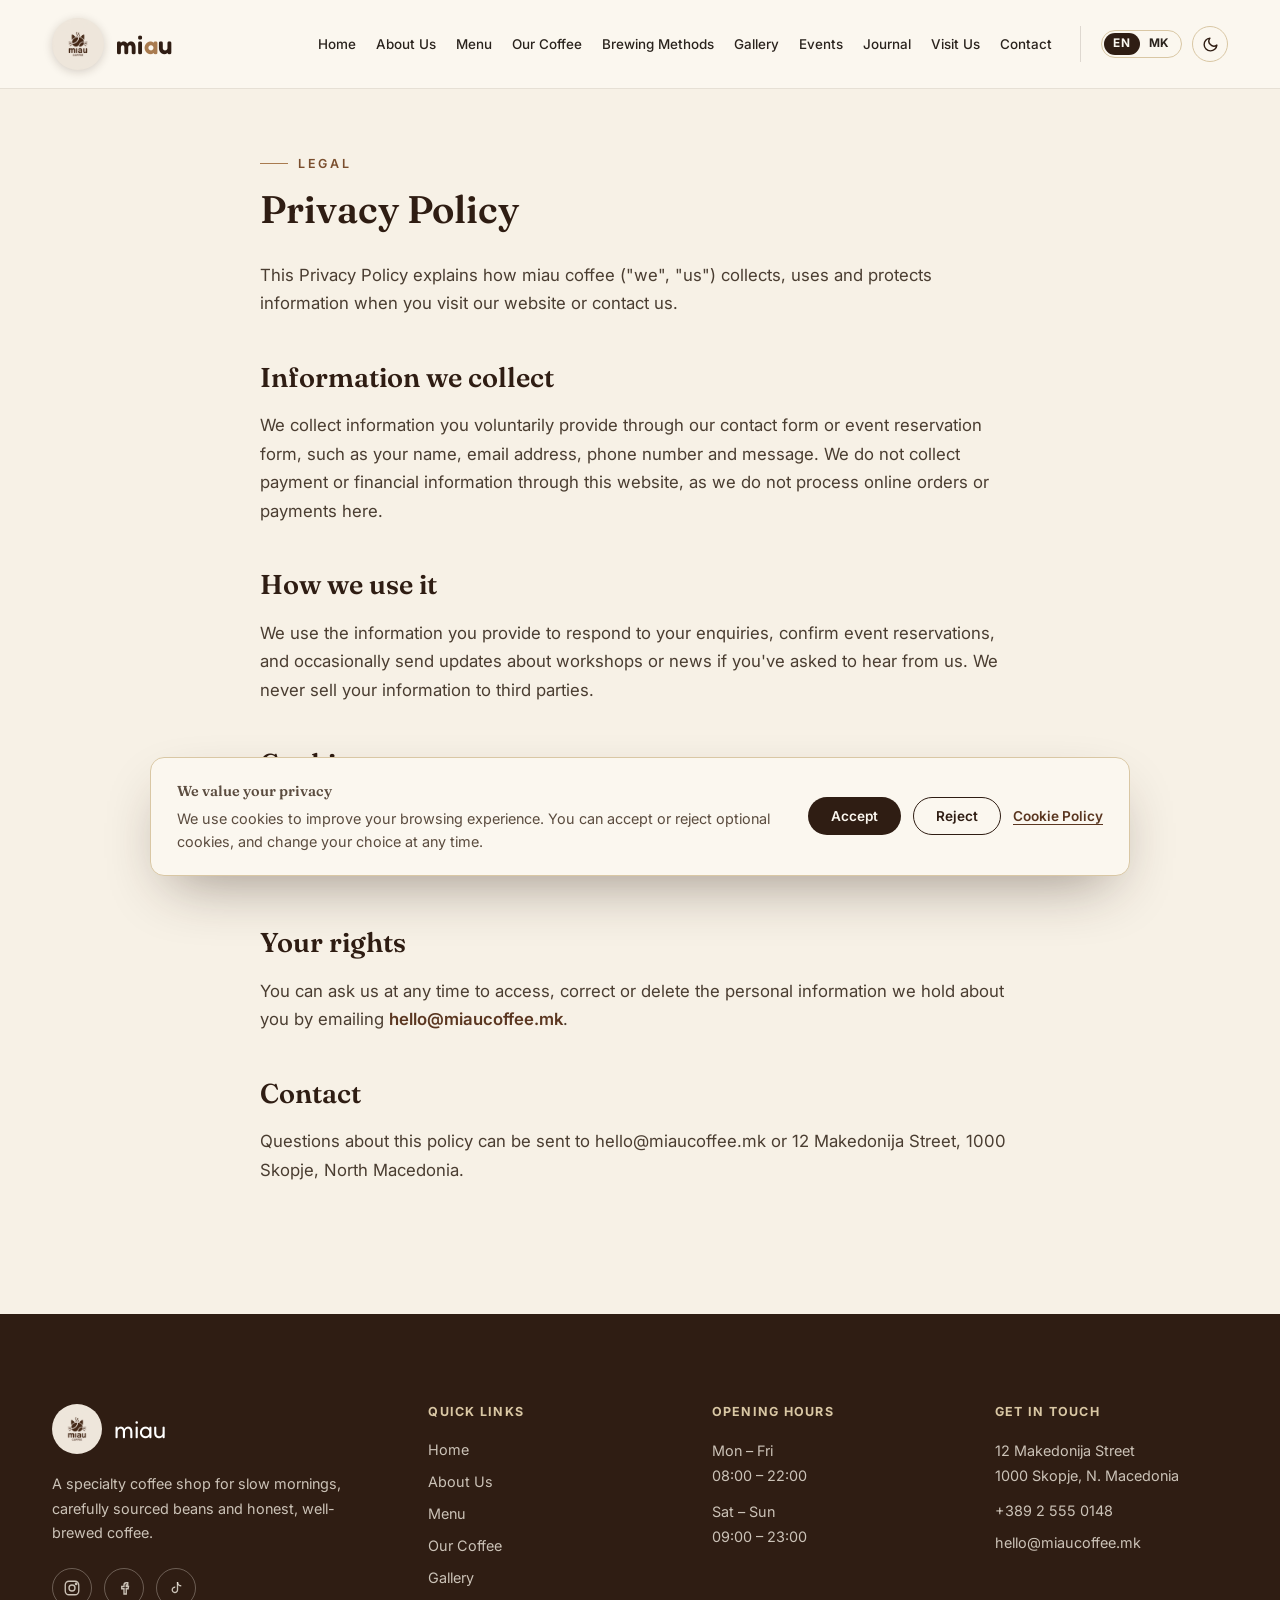
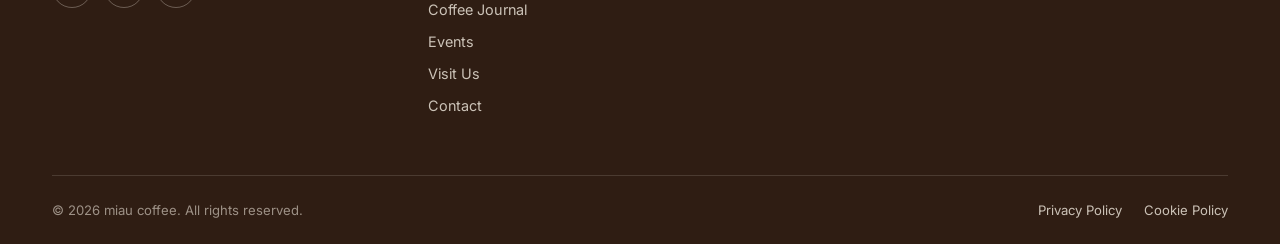
<file: privacy.html>
<!DOCTYPE html>
<html lang="en">
<head>
<meta charset="UTF-8">
<meta name="viewport" content="width=device-width, initial-scale=1.0">
<title>Privacy Policy — miau coffee</title>
<meta name="description" content="miau coffee's privacy policy — how we handle the information you share with us.">
<link rel="icon" type="image/png" sizes="32x32" href="images/logo/favicon-32.png">
<link rel="apple-touch-icon" href="images/logo/apple-touch-icon.png">
<script src="js/theme-init.js"></script>
<link rel="stylesheet" href="css/style.css">
</head>
<body>
<a class="skip-link" href="#main">Skip to content</a>

<header class="site-header on-light">
  <div class="container">
    <a href="index.html" class="brand">
      <img src="images/logo/miau-logo.png" alt="miau coffee logo">
      <span class="brand-word" translate="no">mi<span>a</span>u</span>
    </a>
    <nav class="nav-links" aria-label="Primary">
      <a href="index.html">Home</a>
      <a href="about.html">About Us</a>
      <a href="menu.html">Menu</a>
      <a href="our-coffee.html">Our Coffee</a>
      <a href="brewing-methods.html">Brewing Methods</a>
      <a href="gallery.html">Gallery</a>
      <a href="events.html">Events</a>
      <a href="journal.html">Journal</a>
      <a href="visit-us.html">Visit Us</a>
      <a href="contact.html">Contact</a>
    </nav>
    <div class="header-tools">
      <div class="lang-switch" role="group" aria-label="Language">
        <button type="button" class="lang-btn" data-lang="en" lang="en" aria-pressed="true" aria-label="English" translate="no">EN</button><span class="lang-sep" aria-hidden="true">|</span><button type="button" class="lang-btn" data-lang="mk" lang="mk" aria-pressed="false" aria-label="Македонски" translate="no">MK</button>
      </div>
      <button type="button" class="theme-toggle" id="theme-toggle" aria-label="Switch to dark mode" aria-pressed="false" title="Switch to dark mode">
        <svg class="icon-moon" width="17" height="17" viewBox="0 0 24 24" fill="none" stroke="currentColor" stroke-width="2" stroke-linecap="round" stroke-linejoin="round" aria-hidden="true" focusable="false"><path d="M21 12.8A9 9 0 1 1 11.2 3a7 7 0 0 0 9.8 9.8z"/></svg>
        <svg class="icon-sun" width="17" height="17" viewBox="0 0 24 24" fill="none" stroke="currentColor" stroke-width="2" stroke-linecap="round" stroke-linejoin="round" aria-hidden="true" focusable="false"><circle cx="12" cy="12" r="4.5"/><path d="M12 2v2M12 20v2M4.9 4.9l1.4 1.4M17.7 17.7l1.4 1.4M2 12h2M20 12h2M4.9 19.1l1.4-1.4M17.7 6.3l1.4-1.4"/></svg>
      </button>
    </div>
    <button type="button" class="hamburger" aria-label="Toggle menu" aria-expanded="false" aria-controls="mobile-menu"><span></span><span></span><span></span></button>
  </div>
</header>
<nav class="mobile-menu" id="mobile-menu" aria-label="Mobile">
  <a href="index.html">Home</a>
  <a href="about.html">About Us</a>
  <a href="menu.html">Menu</a>
  <a href="our-coffee.html">Our Coffee</a>
  <a href="brewing-methods.html">Brewing Methods</a>
  <a href="gallery.html">Gallery</a>
  <a href="events.html">Events</a>
  <a href="journal.html">Journal</a>
  <a href="visit-us.html">Visit Us</a>
  <a href="contact.html">Contact</a>
</nav>

<main id="main">
<section class="section legal-page" id="privacy-policy" style="padding-top:calc(var(--nav-height) + 60px);">
  <div class="container">
    <article class="article-body">
      <span class="eyebrow">Legal</span>
      <h1 style="font-family:var(--font-heading); font-size:2.4rem; margin:16px 0 30px;">Privacy Policy</h1>
      <p>This Privacy Policy explains how miau coffee ("we", "us") collects, uses and protects information when you visit our website or contact us.</p>

      <h2>Information we collect</h2>
      <p>We collect information you voluntarily provide through our contact form or event reservation form, such as your name, email address, phone number and message. We do not collect payment or financial information through this website, as we do not process online orders or payments here.</p>

      <h2>How we use it</h2>
      <p>We use the information you provide to respond to your enquiries, confirm event reservations, and occasionally send updates about workshops or news if you've asked to hear from us. We never sell your information to third parties.</p>

      <h2>Cookies</h2>
      <p>Our website uses a small amount of browser storage to remember your cookie choice, language and theme. We do not use analytics or advertising trackers. See our <a href="cookies.html" style="color:var(--accent-strong); font-weight:600;">Cookie Policy</a> for details.</p>

      <h2>Your rights</h2>
      <p>You can ask us at any time to access, correct or delete the personal information we hold about you by emailing <a href="mailto:hello@miaucoffee.mk" style="color:var(--accent-strong); font-weight:600;">hello@miaucoffee.mk</a>.</p>

      <h2>Contact</h2>
      <p>Questions about this policy can be sent to hello@miaucoffee.mk or 12 Makedonija Street, 1000 Skopje, North Macedonia.</p>
    </article>
  </div>
</section>
</main>

<footer class="site-footer">
  <div class="container">
    <div class="footer-grid">
      <div class="footer-col">
        <div class="footer-brand">
          <img src="images/logo/miau-logo.png" alt="miau coffee logo">
          <span class="footer-brand-word" translate="no">miau</span>
        </div>
        <p class="footer-desc">A specialty coffee shop for slow mornings, carefully sourced beans and honest, well-brewed coffee.</p>
        <div class="social-row">
          <a href="https://instagram.com" target="_blank" rel="noopener" aria-label="miau coffee on Instagram"><svg width="18" height="18" viewBox="0 0 24 24" fill="none" stroke="currentColor" stroke-width="1.8" aria-hidden="true"><rect x="3" y="3" width="18" height="18" rx="5"/><circle cx="12" cy="12" r="4"/><circle cx="17.5" cy="6.5" r="1"/></svg></a>
          <a href="https://facebook.com" target="_blank" rel="noopener" aria-label="miau coffee on Facebook"><svg width="18" height="18" viewBox="0 0 24 24" fill="none" stroke="currentColor" stroke-width="1.8" aria-hidden="true"><path d="M15 8h2V5h-2a3 3 0 0 0-3 3v2H9v3h3v7h3v-7h2.5l.5-3H15V8z"/></svg></a>
          <a href="https://tiktok.com" target="_blank" rel="noopener" aria-label="miau coffee on TikTok"><svg width="18" height="18" viewBox="0 0 24 24" fill="none" stroke="currentColor" stroke-width="1.8" aria-hidden="true"><path d="M14 4v10.5a3.5 3.5 0 1 1-3-3.46"/><path d="M14 4a5 5 0 0 0 5 5"/></svg></a>
        </div>
      </div>
      <div class="footer-col">
        <h2 class="footer-title">Quick Links</h2>
        <ul>
          <li><a href="index.html">Home</a></li>
          <li><a href="about.html">About Us</a></li>
          <li><a href="menu.html">Menu</a></li>
          <li><a href="our-coffee.html">Our Coffee</a></li>
          <li><a href="gallery.html">Gallery</a></li>
          <li><a href="journal.html">Coffee Journal</a></li>
          <li><a href="events.html">Events</a></li>
          <li><a href="visit-us.html">Visit Us</a></li>
          <li><a href="contact.html">Contact</a></li>
        </ul>
      </div>
      <div class="footer-col">
        <h2 class="footer-title">Opening Hours</h2>
        <ul>
          <li><p>Mon – Fri<br>08:00 – 22:00</p></li>
          <li><p>Sat – Sun<br>09:00 – 23:00</p></li>
        </ul>
      </div>
      <div class="footer-col">
        <h2 class="footer-title">Get in Touch</h2>
        <ul>
          <li><p>12 Makedonija Street<br>1000 Skopje, N. Macedonia</p></li>
          <li><a href="tel:+38925550148">+389 2 555 0148</a></li>
          <li><a href="mailto:hello@miaucoffee.mk">hello@miaucoffee.mk</a></li>
        </ul>
      </div>
    </div>
    <div class="footer-bottom">
      <span>&copy; <span data-year>2026</span> miau coffee. All rights reserved.</span>
      <nav class="legal-links" aria-label="Legal">
        <a href="privacy.html">Privacy Policy</a>
        <a href="cookies.html">Cookie Policy</a>
      </nav>
    </div>
  </div>
</footer>

<!-- ================= COOKIE CONSENT ================= -->
<div class="cookie-banner" id="cookie-banner" role="region" aria-label="Cookie consent" hidden>
  <div class="cookie-banner-inner">
    <div class="cookie-banner-text">
      <p class="cookie-banner-title">We value your privacy</p>
      <p>We use cookies to improve your browsing experience. You can accept or reject optional cookies, and change your choice at any time.</p>
    </div>
    <div class="cookie-banner-actions">
      <button type="button" class="btn btn-primary btn-sm" data-cookie-choice="accepted">Accept</button>
      <button type="button" class="btn btn-outline btn-sm" data-cookie-choice="rejected">Reject</button>
      <a href="cookies.html" class="cookie-banner-link">Cookie Policy</a>
    </div>
  </div>
</div>

<script src="js/i18n.js"></script>
<script src="js/main.js"></script>
</body>
</html>
</file>
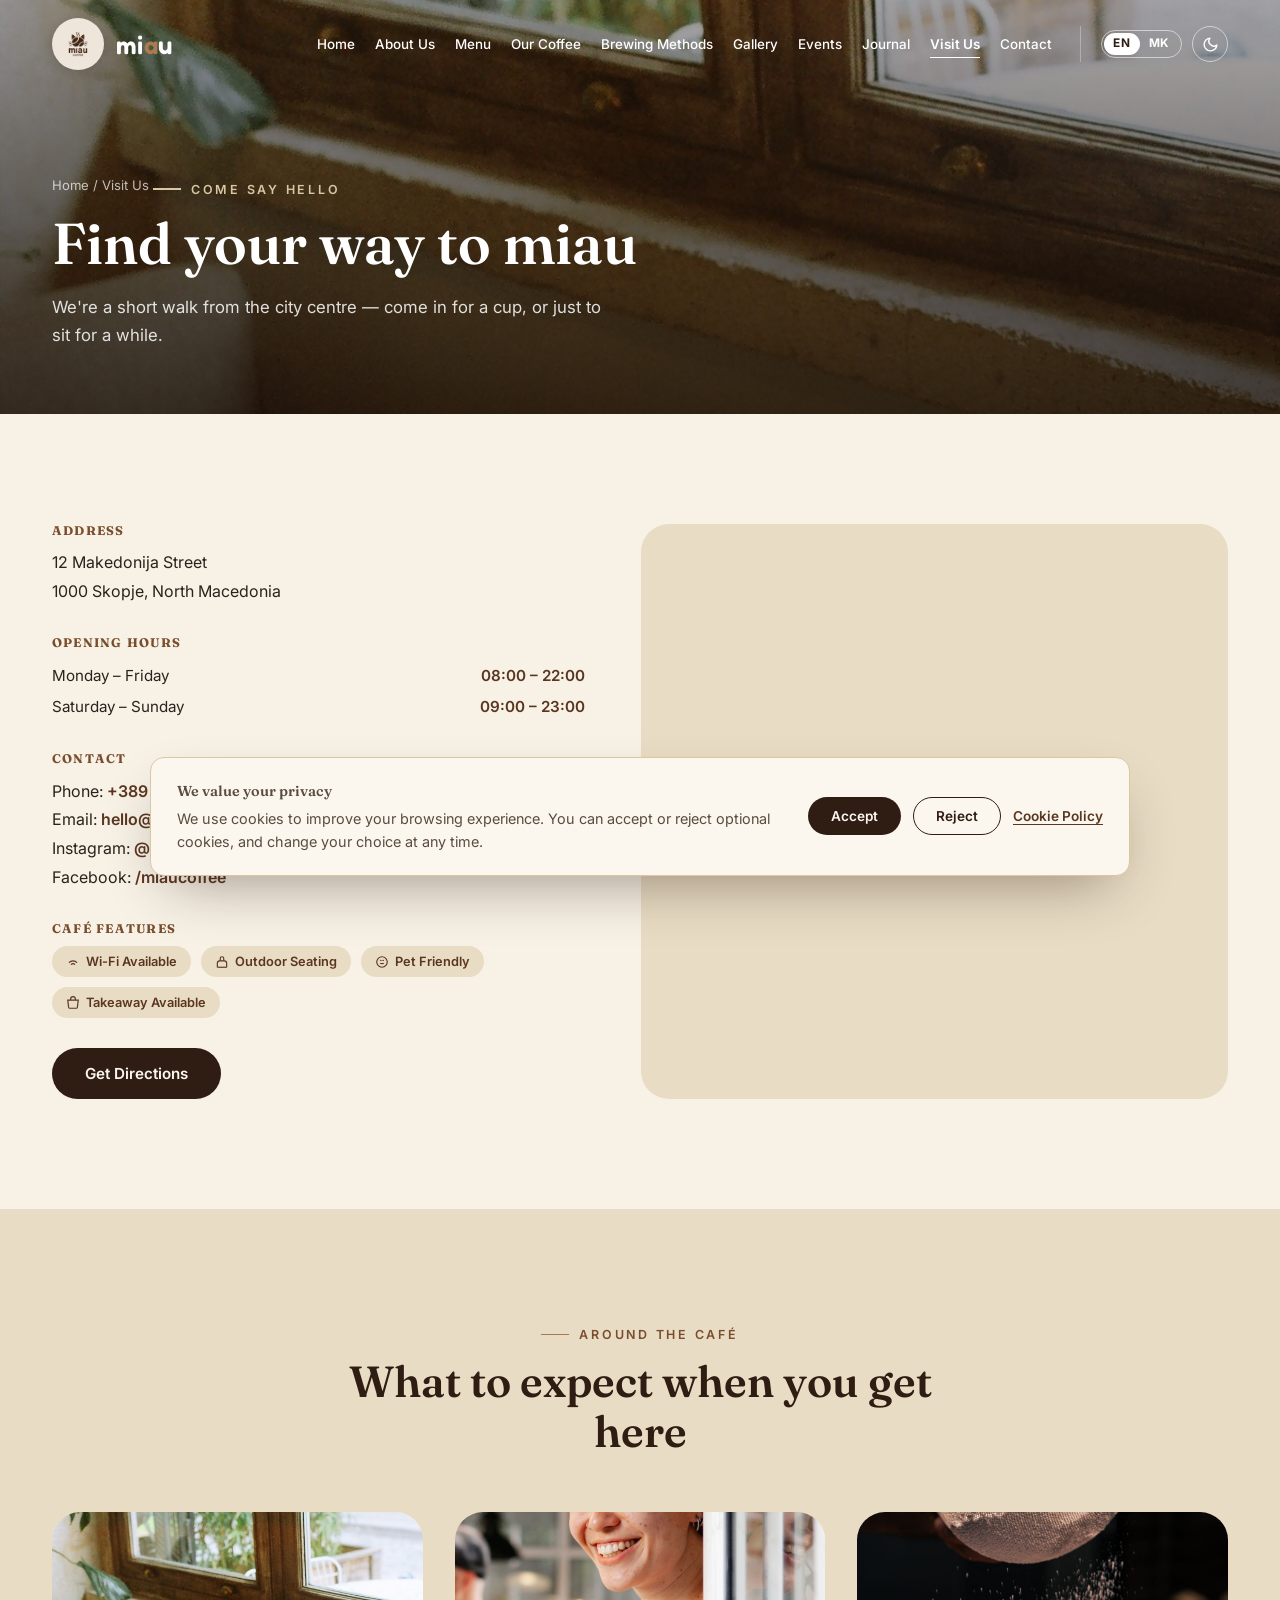
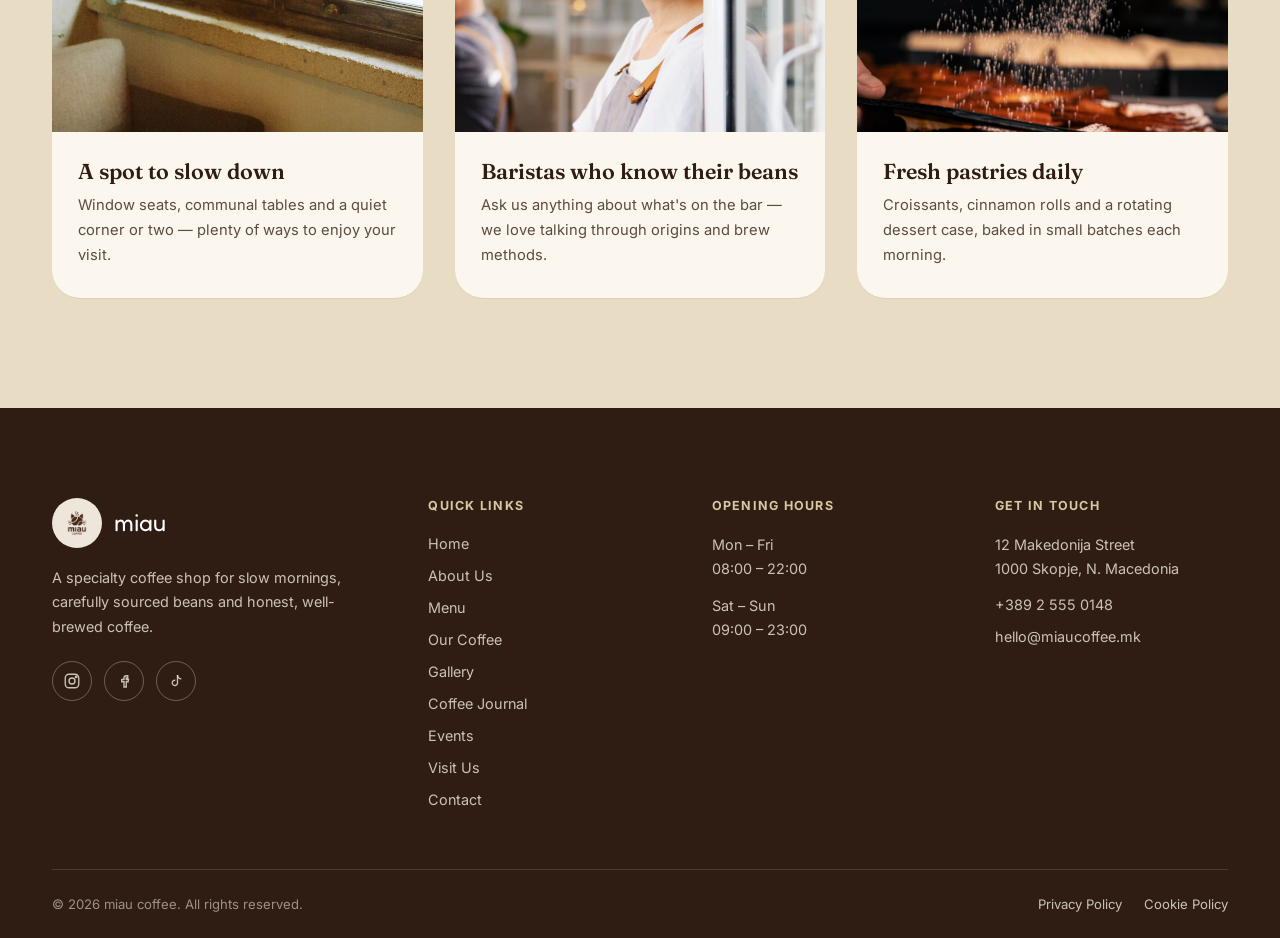
<file: visit-us.html>
<!DOCTYPE html>
<html lang="en">
<head>
<meta charset="UTF-8">
<meta name="viewport" content="width=device-width, initial-scale=1.0">
<title>Visit Us — miau coffee</title>
<meta name="description" content="Find miau coffee: address, opening hours, contact details and directions to our specialty coffee shop.">
<link rel="icon" type="image/png" sizes="32x32" href="images/logo/favicon-32.png">
<link rel="apple-touch-icon" href="images/logo/apple-touch-icon.png">
<script src="js/theme-init.js"></script>
<link rel="stylesheet" href="css/style.css">
</head>
<body>
<a class="skip-link" href="#main">Skip to content</a>

<header class="site-header on-dark">
  <div class="container">
    <a href="index.html" class="brand">
      <img src="images/logo/miau-logo.png" alt="miau coffee logo">
      <span class="brand-word" translate="no">mi<span>a</span>u</span>
    </a>
    <nav class="nav-links" aria-label="Primary">
      <a href="index.html">Home</a>
      <a href="about.html">About Us</a>
      <a href="menu.html">Menu</a>
      <a href="our-coffee.html">Our Coffee</a>
      <a href="brewing-methods.html">Brewing Methods</a>
      <a href="gallery.html">Gallery</a>
      <a href="events.html">Events</a>
      <a href="journal.html">Journal</a>
      <a href="visit-us.html" class="active" aria-current="page">Visit Us</a>
      <a href="contact.html">Contact</a>
    </nav>
    <div class="header-tools">
      <div class="lang-switch" role="group" aria-label="Language">
        <button type="button" class="lang-btn" data-lang="en" lang="en" aria-pressed="true" aria-label="English" translate="no">EN</button><span class="lang-sep" aria-hidden="true">|</span><button type="button" class="lang-btn" data-lang="mk" lang="mk" aria-pressed="false" aria-label="Македонски" translate="no">MK</button>
      </div>
      <button type="button" class="theme-toggle" id="theme-toggle" aria-label="Switch to dark mode" aria-pressed="false" title="Switch to dark mode">
        <svg class="icon-moon" width="17" height="17" viewBox="0 0 24 24" fill="none" stroke="currentColor" stroke-width="2" stroke-linecap="round" stroke-linejoin="round" aria-hidden="true" focusable="false"><path d="M21 12.8A9 9 0 1 1 11.2 3a7 7 0 0 0 9.8 9.8z"/></svg>
        <svg class="icon-sun" width="17" height="17" viewBox="0 0 24 24" fill="none" stroke="currentColor" stroke-width="2" stroke-linecap="round" stroke-linejoin="round" aria-hidden="true" focusable="false"><circle cx="12" cy="12" r="4.5"/><path d="M12 2v2M12 20v2M4.9 4.9l1.4 1.4M17.7 17.7l1.4 1.4M2 12h2M20 12h2M4.9 19.1l1.4-1.4M17.7 6.3l1.4-1.4"/></svg>
      </button>
    </div>
    <button type="button" class="hamburger" aria-label="Toggle menu" aria-expanded="false" aria-controls="mobile-menu"><span></span><span></span><span></span></button>
  </div>
</header>
<nav class="mobile-menu" id="mobile-menu" aria-label="Mobile">
  <a href="index.html">Home</a>
  <a href="about.html">About Us</a>
  <a href="menu.html">Menu</a>
  <a href="our-coffee.html">Our Coffee</a>
  <a href="brewing-methods.html">Brewing Methods</a>
  <a href="gallery.html">Gallery</a>
  <a href="events.html">Events</a>
  <a href="journal.html">Journal</a>
  <a href="visit-us.html" class="active" aria-current="page">Visit Us</a>
  <a href="contact.html">Contact</a>
</nav>

<main id="main">

<section class="page-hero" style="min-height:max(320px, 46vh);">
  <img src="images/about/visit-interior.jpg" alt="Cozy window seat at miau coffee" loading="eager">
  <div class="hero-overlay"></div>
  <div class="page-hero-content">
    <span class="breadcrumb"><a href="index.html">Home</a> / Visit Us</span>
    <span class="eyebrow">Come say hello</span>
    <h1>Find your way to miau</h1>
    <p>We're a short walk from the city centre — come in for a cup, or just to sit for a while.</p>
  </div>
</section>

<section class="section">
  <div class="container">
    <div class="visit-grid">
      <div class="visit-info reveal">

        <div class="visit-block">
          <h4>Address</h4>
          <address>12 Makedonija Street<br>1000 Skopje, North Macedonia</address>
        </div>

        <div class="visit-block">
          <h4>Opening Hours</h4>
          <div class="visit-hours-row"><span>Monday – Friday</span><span>08:00 – 22:00</span></div>
          <div class="visit-hours-row"><span>Saturday – Sunday</span><span>09:00 – 23:00</span></div>
        </div>

        <div class="visit-block">
          <h4>Contact</h4>
          <p>
            Phone: <a href="tel:+38925550148" style="color:var(--accent-strong); font-weight:600;">+389 2 555 0148</a><br>
            Email: <a href="mailto:hello@miaucoffee.mk" style="color:var(--accent-strong); font-weight:600;">hello@miaucoffee.mk</a><br>
            Instagram: <a href="https://instagram.com" target="_blank" rel="noopener" style="color:var(--accent-strong); font-weight:600;">@miaucoffee</a><br>
            Facebook: <a href="https://facebook.com" target="_blank" rel="noopener" style="color:var(--accent-strong); font-weight:600;">/miaucoffee</a>
          </p>
        </div>

        <div class="visit-block">
          <h4>Café Features</h4>
          <div class="visit-features">
            <span><svg width="14" height="14" viewBox="0 0 24 24" fill="none" stroke="currentColor" stroke-width="2"><path d="M5 13a10 10 0 0 1 14 0"/><path d="M8.5 16.5a5 5 0 0 1 7 0"/><line x1="12" y1="20" x2="12.01" y2="20"/></svg> Wi-Fi Available</span>
            <span><svg width="14" height="14" viewBox="0 0 24 24" fill="none" stroke="currentColor" stroke-width="2"><path d="M4 21v-7a4 4 0 0 1 4-4h8a4 4 0 0 1 4 4v7"/><path d="M4 21h16"/><path d="M9 10V6a3 3 0 0 1 6 0v4"/></svg> Outdoor Seating</span>
            <span><svg width="14" height="14" viewBox="0 0 24 24" fill="none" stroke="currentColor" stroke-width="2"><circle cx="12" cy="12" r="9"/><path d="M9 10c.5-1 1.5-1 2 0"/><path d="M13 10c.5-1 1.5-1 2 0"/><path d="M9 14c1 1 5 1 6 0"/></svg> Pet Friendly</span>
            <span><svg width="14" height="14" viewBox="0 0 24 24" fill="none" stroke="currentColor" stroke-width="2"><path d="M3 7h18l-1.5 12.5a2 2 0 0 1-2 1.5H6.5a2 2 0 0 1-2-1.5L3 7z"/><path d="M8 7V5a4 4 0 0 1 8 0v2"/></svg> Takeaway Available</span>
          </div>
        </div>

        <a href="https://www.google.com/maps?q=Skopje+North+Macedonia" target="_blank" rel="noopener" class="btn btn-primary" style="align-self:flex-start;">Get Directions</a>
      </div>

      <div class="map-embed reveal reveal-delay-1">
        <iframe title="miau coffee location map" src="https://www.google.com/maps?q=Skopje%20North%20Macedonia&output=embed" loading="lazy" referrerpolicy="no-referrer-when-downgrade" allowfullscreen></iframe>
      </div>
    </div>
  </div>
</section>

<section class="section section-alt">
  <div class="container">
    <div class="section-head center reveal" style="margin-left:auto;margin-right:auto;">
      <span class="eyebrow">Around the café</span>
      <h2>What to expect when you get here</h2>
    </div>
    <div class="grid-3">
      <div class="coffee-card reveal">
        <div class="coffee-card-media" style="height:220px;"><img src="images/about/visit-interior.jpg" alt="Cozy seating area at miau coffee" loading="lazy"></div>
        <div class="coffee-card-body"><h3>A spot to slow down</h3><p style="color:var(--text-soft); font-size:0.92rem;">Window seats, communal tables and a quiet corner or two — plenty of ways to enjoy your visit.</p></div>
      </div>
      <div class="coffee-card reveal reveal-delay-1">
        <div class="coffee-card-media" style="height:220px;"><img src="images/gallery/gallery-05.jpg" alt="Barista preparing coffee behind the counter" loading="lazy"></div>
        <div class="coffee-card-body"><h3>Baristas who know their beans</h3><p style="color:var(--text-soft); font-size:0.92rem;">Ask us anything about what's on the bar — we love talking through origins and brew methods.</p></div>
      </div>
      <div class="coffee-card reveal reveal-delay-2">
        <div class="coffee-card-media" style="height:220px;"><img src="images/gallery/gallery-07.jpg" alt="Fresh pastries at miau coffee" loading="lazy"></div>
        <div class="coffee-card-body"><h3>Fresh pastries daily</h3><p style="color:var(--text-soft); font-size:0.92rem;">Croissants, cinnamon rolls and a rotating dessert case, baked in small batches each morning.</p></div>
      </div>
    </div>
  </div>
</section>

</main>

<footer class="site-footer">
  <div class="container">
    <div class="footer-grid">
      <div class="footer-col">
        <div class="footer-brand">
          <img src="images/logo/miau-logo.png" alt="miau coffee logo">
          <span class="footer-brand-word" translate="no">miau</span>
        </div>
        <p class="footer-desc">A specialty coffee shop for slow mornings, carefully sourced beans and honest, well-brewed coffee.</p>
        <div class="social-row">
          <a href="https://instagram.com" target="_blank" rel="noopener" aria-label="miau coffee on Instagram"><svg width="18" height="18" viewBox="0 0 24 24" fill="none" stroke="currentColor" stroke-width="1.8" aria-hidden="true"><rect x="3" y="3" width="18" height="18" rx="5"/><circle cx="12" cy="12" r="4"/><circle cx="17.5" cy="6.5" r="1"/></svg></a>
          <a href="https://facebook.com" target="_blank" rel="noopener" aria-label="miau coffee on Facebook"><svg width="18" height="18" viewBox="0 0 24 24" fill="none" stroke="currentColor" stroke-width="1.8" aria-hidden="true"><path d="M15 8h2V5h-2a3 3 0 0 0-3 3v2H9v3h3v7h3v-7h2.5l.5-3H15V8z"/></svg></a>
          <a href="https://tiktok.com" target="_blank" rel="noopener" aria-label="miau coffee on TikTok"><svg width="18" height="18" viewBox="0 0 24 24" fill="none" stroke="currentColor" stroke-width="1.8" aria-hidden="true"><path d="M14 4v10.5a3.5 3.5 0 1 1-3-3.46"/><path d="M14 4a5 5 0 0 0 5 5"/></svg></a>
        </div>
      </div>
      <div class="footer-col">
        <h2 class="footer-title">Quick Links</h2>
        <ul>
          <li><a href="index.html">Home</a></li>
          <li><a href="about.html">About Us</a></li>
          <li><a href="menu.html">Menu</a></li>
          <li><a href="our-coffee.html">Our Coffee</a></li>
          <li><a href="gallery.html">Gallery</a></li>
          <li><a href="journal.html">Coffee Journal</a></li>
          <li><a href="events.html">Events</a></li>
          <li><a href="visit-us.html">Visit Us</a></li>
          <li><a href="contact.html">Contact</a></li>
        </ul>
      </div>
      <div class="footer-col">
        <h2 class="footer-title">Opening Hours</h2>
        <ul>
          <li><p>Mon – Fri<br>08:00 – 22:00</p></li>
          <li><p>Sat – Sun<br>09:00 – 23:00</p></li>
        </ul>
      </div>
      <div class="footer-col">
        <h2 class="footer-title">Get in Touch</h2>
        <ul>
          <li><p>12 Makedonija Street<br>1000 Skopje, N. Macedonia</p></li>
          <li><a href="tel:+38925550148">+389 2 555 0148</a></li>
          <li><a href="mailto:hello@miaucoffee.mk">hello@miaucoffee.mk</a></li>
        </ul>
      </div>
    </div>
    <div class="footer-bottom">
      <span>&copy; <span data-year>2026</span> miau coffee. All rights reserved.</span>
      <nav class="legal-links" aria-label="Legal">
        <a href="privacy.html">Privacy Policy</a>
        <a href="cookies.html">Cookie Policy</a>
      </nav>
    </div>
  </div>
</footer>

<!-- ================= COOKIE CONSENT ================= -->
<div class="cookie-banner" id="cookie-banner" role="region" aria-label="Cookie consent" hidden>
  <div class="cookie-banner-inner">
    <div class="cookie-banner-text">
      <p class="cookie-banner-title">We value your privacy</p>
      <p>We use cookies to improve your browsing experience. You can accept or reject optional cookies, and change your choice at any time.</p>
    </div>
    <div class="cookie-banner-actions">
      <button type="button" class="btn btn-primary btn-sm" data-cookie-choice="accepted">Accept</button>
      <button type="button" class="btn btn-outline btn-sm" data-cookie-choice="rejected">Reject</button>
      <a href="cookies.html" class="cookie-banner-link">Cookie Policy</a>
    </div>
  </div>
</div>

<script src="js/i18n.js"></script>
<script src="js/main.js"></script>
</body>
</html>
</file>
<file: css/style.css>
/* ==========================================================================
   miau coffee — design system
   ========================================================================== */

@import url('https://fonts.googleapis.com/css2?family=Fredoka:wght@400;500;600;700&family=Fraunces:ital,opsz,wght@0,9..144,400;0,9..144,500;0,9..144,600;0,9..144,700;1,9..144,500&family=Inter:wght@400;500;600;700&family=Lora:ital,wght@0,400;0,500;0,600;0,700;1,500&display=swap');

:root {
  /* colors */
  --cream: #f7f1e6;
  --cream-soft: #fbf7ef;
  --beige: #e9dcc4;
  --beige-dark: #d9c7a4;
  --coffee-light: #a97b4f;
  --coffee: #7a4e2d;
  --coffee-deep: #5a3620;
  --espresso: #2f1d13;
  --espresso-dark: #201209;
  --charcoal: #2a231d;
  --ink: #241a12;
  --cream-rgb: 247, 241, 230;
  --espresso-rgb: 47, 29, 19;

  /* semantic theme tokens (light theme = original palette) */
  --bg: var(--cream);
  --bg-rgb: var(--cream-rgb);
  --surface: var(--cream-soft);
  --surface-alt: var(--beige);
  --border: var(--beige-dark);
  --heading: var(--espresso);
  --text: var(--charcoal);
  --text-strong: #4a3d31;
  --text-soft: #5b4c3f;
  --text-muted: #6b5b4b;
  --text-faint: #7a6a58;
  --text-subtle: #8a7a68;
  --accent: var(--coffee);
  --accent-strong: var(--coffee-deep);
  --btn-bg: var(--espresso);
  --btn-bg-hover: var(--coffee-deep);
  --btn-text: var(--cream-soft);
  --focus-ring: var(--coffee);

  /* type */
  --font-brand: 'Fredoka', sans-serif;
  --font-heading: 'Fraunces', 'Lora', serif; /* Lora supplies Cyrillic glyphs (Macedonian), Fraunces has none */
  --font-body: 'Inter', sans-serif;

  /* layout */
  --container: 1240px;
  --radius-sm: 6px;
  --radius: 14px;
  --radius-lg: 28px;
  --nav-height: 88px;
  --nav-height-scrolled: 68px;

  /* motion */
  --ease: cubic-bezier(0.22, 1, 0.36, 1);
}

/* ---------- reset ---------- */
*, *::before, *::after { box-sizing: border-box; }
html { scroll-behavior: smooth; }
body {
  margin: 0;
  font-family: var(--font-body);
  color: var(--text);
  background: var(--bg);
  -webkit-font-smoothing: antialiased;
  overflow-x: hidden;
}
img { max-width: 100%; display: block; }
a { color: inherit; text-decoration: none; }
ul { list-style: none; margin: 0; padding: 0; }
button { font-family: inherit; cursor: pointer; }
h1, h2, h3, h4 { font-family: var(--font-heading); margin: 0; font-weight: 600; color: var(--heading); line-height: 1.15; }
p { margin: 0; line-height: 1.7; }
section { position: relative; }

.container {
  max-width: var(--container);
  margin: 0 auto;
  padding: 0 32px;
}

@media (max-width: 640px) {
  .container { padding: 0 20px; }
}

/* ---------- utility ---------- */
.eyebrow {
  font-family: var(--font-body);
  font-size: 0.78rem;
  letter-spacing: 0.22em;
  text-transform: uppercase;
  color: var(--accent);
  font-weight: 600;
  display: inline-flex;
  align-items: center;
  gap: 10px;
}
.eyebrow::before {
  content: '';
  width: 28px;
  height: 1.5px;
  background: var(--coffee-light);
  display: inline-block;
}
.section-head {
  max-width: 680px;
  margin-bottom: 56px;
}
.section-head.center { margin-left: auto; margin-right: auto; text-align: center; }
.section-head h2 {
  font-size: clamp(2rem, 3.4vw, 2.75rem);
  margin-top: 14px;
}
.section-head p { margin-top: 18px; font-size: 1.05rem; color: var(--text-soft); }

.btn {
  display: inline-flex;
  align-items: center;
  justify-content: center;
  gap: 10px;
  padding: 15px 32px;
  border-radius: 999px;
  font-weight: 600;
  font-size: 0.95rem;
  border: 1.5px solid transparent;
  transition: all 0.35s var(--ease);
  white-space: nowrap;
}
.btn-primary {
  background: var(--btn-bg);
  color: var(--btn-text);
}
.btn-primary:hover { background: var(--btn-bg-hover); transform: translateY(-2px); box-shadow: 0 14px 28px -12px rgba(47,29,19,0.55); }
.btn-outline {
  background: transparent;
  color: var(--heading);
  border-color: var(--heading);
}
.btn-outline:hover { background: var(--heading); color: var(--bg); transform: translateY(-2px); }
.btn-light {
  background: var(--cream);
  color: var(--espresso);
}
.btn-light:hover { background: #fff; transform: translateY(-2px); }
.btn-ghost-light {
  background: transparent;
  color: #fff;
  border-color: rgba(255,255,255,0.65);
}
.btn-ghost-light:hover { background: rgba(255,255,255,0.15); border-color: #fff; }
.btn-sm { padding: 10px 22px; font-size: 0.85rem; }

.pill-tag {
  display: inline-block;
  padding: 5px 14px;
  border-radius: 999px;
  background: var(--surface-alt);
  color: var(--accent-strong);
  font-size: 0.72rem;
  font-weight: 600;
  letter-spacing: 0.04em;
  text-transform: uppercase;
}

/* reveal-on-scroll */
.reveal { opacity: 0; transform: translateY(28px); transition: opacity 0.9s var(--ease), transform 0.9s var(--ease); }
.reveal.is-visible { opacity: 1; transform: translateY(0); }
.reveal-delay-1.is-visible { transition-delay: 0.1s; }
.reveal-delay-2.is-visible { transition-delay: 0.2s; }
.reveal-delay-3.is-visible { transition-delay: 0.3s; }
.reveal-delay-4.is-visible { transition-delay: 0.4s; }

/* ==========================================================================
   Navigation
   ========================================================================== */
.site-header {
  position: fixed;
  top: 0; left: 0; right: 0;
  z-index: 1000;
  height: var(--nav-height);
  display: flex;
  align-items: center;
  transition: height 0.4s var(--ease), background 0.4s var(--ease), box-shadow 0.4s var(--ease);
}
.site-header .container { display: flex; align-items: center; justify-content: space-between; width: 100%; }

.site-header.on-dark { background: transparent; }
.site-header.on-light { background: var(--surface); box-shadow: 0 1px 0 rgba(47,29,19,0.08); }
.site-header.scrolled { height: var(--nav-height-scrolled); background: rgba(var(--bg-rgb),0.92); backdrop-filter: blur(14px); box-shadow: 0 8px 30px -18px rgba(47,29,19,0.35); }

.brand {
  display: flex;
  align-items: center;
  gap: 12px;
}
.brand img {
  height: 52px;
  width: 52px;
  object-fit: cover;
  border-radius: 50%;
  background: var(--cream-soft);
  transition: height 0.4s var(--ease), width 0.4s var(--ease);
  box-shadow: 0 2px 10px rgba(47,29,19,0.18);
}
.site-header.scrolled .brand img { height: 42px; width: 42px; }
.brand-word {
  font-family: var(--font-brand);
  font-size: 1.6rem;
  font-weight: 600;
  letter-spacing: 0.01em;
  color: var(--heading);
}
.site-header.on-dark:not(.scrolled):not(.menu-open) .brand-word { color: #fff; }
.brand-word span { color: var(--coffee-light); }

.nav-links {
  display: flex;
  align-items: center;
  gap: 24px;
}
.nav-links a {
  font-size: 0.86rem;
  font-weight: 500;
  color: var(--text);
  position: relative;
  padding: 6px 0;
  white-space: nowrap;
}
.site-header.on-dark:not(.scrolled):not(.menu-open) .nav-links a { color: #fff; }
.nav-links a::after {
  content: '';
  position: absolute;
  left: 0; right: 100%;
  bottom: 0;
  height: 1.5px;
  background: currentColor;
  transition: right 0.35s var(--ease);
}
.nav-links a:hover::after, .nav-links a.active::after { right: 0; }
.nav-links a.active { font-weight: 600; }


.hamburger {
  display: none;
  flex-direction: column;
  gap: 5px;
  width: 30px;
  background: none;
  border: none;
  padding: 8px 0;
  z-index: 1100;
}
.hamburger span {
  height: 2px;
  width: 100%;
  background: var(--heading);
  border-radius: 2px;
  transition: all 0.35s var(--ease);
}
.site-header.on-dark:not(.scrolled):not(.menu-open) .hamburger span { background: #fff; }
.hamburger.active span:nth-child(1) { transform: translateY(7px) rotate(45deg); }
.hamburger.active span:nth-child(2) { opacity: 0; }
.hamburger.active span:nth-child(3) { transform: translateY(-7px) rotate(-45deg); }
.hamburger.active span { background: var(--heading) !important; }

.mobile-menu {
  position: fixed;
  inset: 0;
  background: var(--surface);
  z-index: 1050;
  display: flex;
  flex-direction: column;
  align-items: center;
  /* Top-aligned and scrollable: the links start below the header and can never be pushed above the viewport.
     The auto margins on the first/last link still centre the list when there is spare height. */
  justify-content: flex-start;
  height: 100vh;
  height: 100dvh;
  overflow-y: auto;
  overscroll-behavior: contain;
  -webkit-overflow-scrolling: touch;
  padding: calc(var(--nav-height) + 16px) 20px calc(32px + env(safe-area-inset-bottom, 0px));
  gap: 26px;
  transform: translateY(-100%);
  visibility: hidden;
  transition: transform 0.5s var(--ease), visibility 0s linear 0.5s;
}
.mobile-menu.active { transform: translateY(0); visibility: visible; transition: transform 0.5s var(--ease), visibility 0s; }
.mobile-menu a {
  font-family: var(--font-heading);
  font-size: 1.7rem;
  color: var(--heading);
  flex-shrink: 0;
  text-align: center;
}
.mobile-menu > a:first-child { margin-top: auto; }
.mobile-menu > a:last-child { margin-bottom: auto; }
@media (max-height: 760px) {
  .mobile-menu { gap: 18px; }
  .mobile-menu a { font-size: 1.5rem; }
}
@media (max-height: 560px) {
  .mobile-menu { gap: 12px; padding-top: calc(var(--nav-height) + 8px); }
  .mobile-menu a { font-size: 1.3rem; }
}
.mobile-menu .btn { margin-top: 10px; }

@media (max-width: 1180px) {
  .nav-links { display: none; }
  .hamburger { display: flex; }
}

/* ==========================================================================
   Hero
   ========================================================================== */
.hero {
  position: relative;
  /* grows instead of letting the copy slide under the fixed header on short/narrow windows */
  min-height: max(640px, 100vh);
  padding-top: calc(var(--nav-height) + 24px);
  display: flex;
  align-items: flex-end;
  overflow: hidden;
  background: var(--espresso-dark);
}
.hero-media {
  position: absolute;
  inset: 0;
  z-index: 0;
}
.hero-media video, .hero-media img {
  width: 100%;
  height: 100%;
  object-fit: cover;
  position: absolute;
  inset: 0;
  opacity: 0;
  transition: opacity 1.4s ease-in-out;
}
.hero-media video.active, .hero-media img.active { opacity: 1; }
.hero-overlay {
  position: absolute;
  inset: 0;
  background: linear-gradient(180deg, rgba(20,12,7,0.45) 0%, rgba(20,12,7,0.35) 40%, rgba(20,12,7,0.82) 100%);
  z-index: 1;
}
.hero-content {
  position: relative;
  z-index: 2;
  width: 100%;
  padding: 0 32px 110px;
  max-width: var(--container);
  margin: 0 auto;
  color: #fff;
}
.hero-content .eyebrow { color: var(--beige-dark); }
.hero-content .eyebrow::before { background: var(--beige-dark); }
.hero-content h1 {
  font-family: var(--font-heading);
  font-size: clamp(2.6rem, 6.4vw, 5.2rem);
  color: #fff;
  margin: 18px 0 20px;
  max-width: 15ch;
  font-weight: 600;
}
.hero-content .lede {
  font-size: 1.15rem;
  max-width: 520px;
  color: rgba(255,255,255,0.88);
  margin-bottom: 38px;
}
.hero-actions { display: flex; gap: 18px; flex-wrap: wrap; }
.hero-actions .btn { padding: 16px 34px; }

.scroll-cue {
  position: absolute;
  bottom: 32px;
  left: 50%;
  transform: translateX(-50%);
  z-index: 2;
  display: flex;
  flex-direction: column;
  align-items: center;
  gap: 8px;
  color: rgba(255,255,255,0.75);
  font-size: 0.7rem;
  letter-spacing: 0.2em;
  text-transform: uppercase;
}
.scroll-cue .line { width: 1.5px; height: 34px; background: rgba(255,255,255,0.5); position: relative; overflow: hidden; }
.scroll-cue .line::after {
  content: '';
  position: absolute;
  top: -100%; left: 0; right: 0;
  height: 100%;
  background: #fff;
  animation: scrollcue 2.2s infinite ease-in-out;
}
@keyframes scrollcue { 0% { top: -100%; } 60% { top: 100%; } 100% { top: 100%; } }

/* page (interior) hero — smaller banner for sub-pages */
.page-hero {
  position: relative;
  min-height: max(380px, 58vh);
  padding-top: calc(var(--nav-height) + 24px);
  display: flex;
  align-items: flex-end;
  overflow: hidden;
  background: var(--espresso-dark);
}
.page-hero img { width: 100%; height: 100%; object-fit: cover; position: absolute; inset: 0; }
.page-hero .hero-overlay { background: linear-gradient(180deg, rgba(20,12,7,0.35) 0%, rgba(20,12,7,0.78) 100%); }
.page-hero-content { position: relative; z-index: 2; padding: 0 32px 64px; max-width: var(--container); margin: 0 auto; width: 100%; color: #fff; }
.page-hero-content .eyebrow { color: var(--beige-dark); }
.page-hero-content .eyebrow::before { background: var(--beige-dark); }
.page-hero-content h1 { font-family: var(--font-heading); font-size: clamp(2.2rem, 4.6vw, 3.6rem); color: #fff; margin-top: 14px; max-width: 18ch; }
.page-hero-content p { margin-top: 16px; color: rgba(255,255,255,0.85); max-width: 560px; font-size: 1.05rem; }

@media (max-width: 700px) {
  /* Guarantee enough room so bottom-anchored hero copy never creeps under the fixed header,
     regardless of per-page inline height/min-height overrides. */
  .page-hero { min-height: 540px !important; height: auto !important; }
  .page-hero-content h1 { font-size: 1.9rem; }
  .page-hero-content p { font-size: 0.95rem; }
}
.breadcrumb { font-size: 0.82rem; color: rgba(255,255,255,0.7); }
.breadcrumb a:hover { color: #fff; }

/* ==========================================================================
   Section spacing / dividers
   ========================================================================== */
.section { padding: 110px 0; }
.section-tight { padding: 80px 0; }
@media (max-width: 780px) {
  .section { padding: 72px 0; }
  .section-tight { padding: 56px 0; }
}
.section-alt { background: var(--surface-alt); }
.section-dark { background: var(--espresso); color: var(--cream); }
.section-dark h2, .section-dark h3, .section-dark h4 { color: var(--cream); }
.divider {
  height: 1px;
  background: linear-gradient(90deg, transparent, var(--border), transparent);
  border: none;
  margin: 0;
}

/* ==========================================================================
   Welcome / two-column intro
   ========================================================================== */
.split {
  display: grid;
  grid-template-columns: 1fr 1fr;
  gap: 72px;
  align-items: center;
}
.split-media { position: relative; }
.split-media img { border-radius: var(--radius-lg); width: 100%; height: 560px; object-fit: cover; }
.split-media .frame-tag {
  position: absolute;
  bottom: -26px; left: -26px;
  background: var(--espresso);
  color: var(--cream);
  padding: 22px 26px;
  border-radius: var(--radius);
  font-family: var(--font-heading);
  font-size: 1.4rem;
  box-shadow: 0 20px 40px -18px rgba(47,29,19,0.5);
}
.split-media .frame-tag small { display: block; font-family: var(--font-body); font-size: 0.68rem; letter-spacing: 0.14em; text-transform: uppercase; color: var(--beige-dark); margin-top: 4px; font-weight: 600; }
.split-body .eyebrow { margin-bottom: 16px; }
.split-body h2 { font-size: clamp(2rem, 3.4vw, 2.7rem); margin-bottom: 22px; }
.split-body p { color: var(--text-soft); margin-bottom: 16px; }
.split-list { margin-top: 26px; display: grid; gap: 14px; }
.split-list li { display: flex; align-items: flex-start; gap: 12px; font-size: 0.95rem; color: var(--text); }
.split-list li svg { flex-shrink: 0; margin-top: 3px; color: var(--accent); }

@media (max-width: 900px) {
  .split { grid-template-columns: 1fr; gap: 44px; }
  .split-media img { height: 380px; }
  .split.reverse-mobile { display: flex; flex-direction: column-reverse; }
}

/* ==========================================================================
   Coffee cards (featured origins)
   ========================================================================== */
.grid-3 { display: grid; grid-template-columns: repeat(3, 1fr); gap: 32px; }
.grid-2 { display: grid; grid-template-columns: repeat(2, 1fr); gap: 32px; }
.grid-4 { display: grid; grid-template-columns: repeat(4, 1fr); gap: 28px; }
@media (max-width: 980px) { .grid-4 { grid-template-columns: repeat(2, 1fr); } .grid-3 { grid-template-columns: repeat(2,1fr); } }
@media (max-width: 640px) { .grid-4, .grid-3, .grid-2 { grid-template-columns: 1fr; } }

.coffee-card {
  background: var(--surface);
  border-radius: var(--radius-lg);
  overflow: hidden;
  transition: transform 0.5s var(--ease), box-shadow 0.5s var(--ease);
  box-shadow: 0 1px 0 rgba(47,29,19,0.06);
}
.coffee-card:hover { transform: translateY(-8px); box-shadow: 0 30px 50px -30px rgba(47,29,19,0.4); }
.coffee-card-media { position: relative; height: 280px; overflow: hidden; }
.coffee-card-media img { width: 100%; height: 100%; object-fit: cover; transition: transform 0.8s var(--ease); }
.coffee-card:hover .coffee-card-media img { transform: scale(1.08); }
.coffee-card-origin {
  position: absolute; top: 16px; left: 16px;
  background: rgba(247,241,230,0.92);
  padding: 6px 14px;
  border-radius: 999px;
  font-size: 0.72rem;
  font-weight: 600;
  letter-spacing: 0.05em;
  text-transform: uppercase;
  color: var(--espresso);
}
.coffee-card-body { padding: 28px 26px 30px; }
.coffee-card-body h3 { font-size: 1.35rem; margin-bottom: 8px; }
.coffee-card-notes { font-size: 0.85rem; color: var(--accent); font-weight: 500; margin-bottom: 14px; letter-spacing: 0.01em; }
.coffee-card-meta { display: flex; flex-wrap: wrap; gap: 8px; margin-bottom: 18px; }
.coffee-card-meta span {
  font-size: 0.72rem;
  padding: 4px 10px;
  border: 1px solid var(--border);
  border-radius: 999px;
  color: var(--text-muted);
}
.coffee-card-foot { display: flex; align-items: center; justify-content: space-between; }
.link-arrow { display: inline-flex; align-items: center; gap: 8px; font-weight: 600; font-size: 0.9rem; color: var(--heading); }
.link-arrow svg { transition: transform 0.35s var(--ease); }
.link-arrow:hover svg { transform: translateX(5px); }
.availability { font-size: 0.75rem; color: var(--text-faint); font-style: italic; }

/* ==========================================================================
   Menu items (popular drinks / full menu)
   ========================================================================== */
.menu-item-card {
  background: var(--surface);
  border-radius: var(--radius);
  overflow: hidden;
  display: flex;
  flex-direction: column;
  transition: transform 0.4s var(--ease), box-shadow 0.4s var(--ease);
}
.menu-item-card:hover { transform: translateY(-6px); box-shadow: 0 24px 40px -26px rgba(47,29,19,0.35); }
.menu-item-media { height: 190px; overflow: hidden; }
.menu-item-media img { width: 100%; height: 100%; object-fit: cover; transition: transform 0.7s var(--ease); }
.menu-item-card:hover .menu-item-media img { transform: scale(1.06); }
.menu-item-info { padding: 20px 22px 24px; flex: 1; display: flex; flex-direction: column; }
.menu-item-info .row { display: flex; align-items: baseline; justify-content: space-between; gap: 10px; margin-bottom: 8px; }
.menu-item-info h4 { font-size: 1.15rem; }
.menu-item-price { font-family: var(--font-heading); font-weight: 600; color: var(--accent); font-size: 1.05rem; white-space: nowrap; }
.menu-item-info p { font-size: 0.88rem; color: var(--text-muted); }

/* full menu list */
.menu-category { margin-bottom: 64px; }
.menu-category-head { display: flex; align-items: center; gap: 18px; margin-bottom: 30px; }
.menu-category-head h3 { font-size: 1.6rem; white-space: nowrap; }
.menu-list { display: grid; gap: 6px; }
.menu-row {
  display: flex;
  align-items: baseline;
  justify-content: space-between;
  gap: 20px;
  padding: 18px 4px;
  border-bottom: 1px dashed var(--border);
}
.menu-row:last-child { border-bottom: none; }
.menu-row-name { display: flex; align-items: baseline; gap: 10px; flex-wrap: wrap; }
.menu-row-name .name { font-family: var(--font-heading); font-size: 1.12rem; color: var(--heading); font-weight: 600; }
.menu-row-name .desc { font-size: 0.86rem; color: var(--text-faint); display: block; width: 100%; margin-top: 3px; }
.menu-row-price { font-weight: 600; color: var(--accent-strong); font-family: var(--font-heading); font-size: 1.05rem; white-space: nowrap; }
.menu-tags { display: flex; gap: 6px; margin-top: 6px; flex-wrap: wrap; }
.menu-tags .tag {
  font-size: 0.65rem;
  text-transform: uppercase;
  letter-spacing: 0.05em;
  font-weight: 700;
  padding: 2px 8px;
  border-radius: 999px;
}
.tag-vegan { background: #dfead9; color: #3f6b34; }
.tag-decaf { background: #ecdfe9; color: #6b3f63; }
.tag-oat { background: #f0e4cf; color: #7a5a2a; }

/* ==========================================================================
   Why choose (icon highlights)
   ========================================================================== */
.feature-card { text-align: center; padding: 20px; }
.feature-icon {
  width: 74px; height: 74px;
  border-radius: 50%;
  background: var(--beige);
  display: flex; align-items: center; justify-content: center;
  margin: 0 auto 22px;
  color: var(--coffee-deep);
}
.feature-card h3 { font-size: 1.2rem; margin-bottom: 10px; }
.feature-card p { font-size: 0.9rem; color: var(--text-muted); }
.section-dark .feature-card p { color: rgba(var(--cream-rgb), 0.78); }

/* ==========================================================================
   Brewing preview / grid
   ========================================================================== */
.brew-card { position: relative; border-radius: var(--radius-lg); overflow: hidden; height: 420px; }
.brew-card img { width: 100%; height: 100%; object-fit: cover; transition: transform 0.8s var(--ease); }
.brew-card:hover img { transform: scale(1.08); }
.brew-card-overlay {
  position: absolute; inset: 0;
  background: linear-gradient(180deg, rgba(20,12,7,0) 40%, rgba(20,12,7,0.85) 100%);
  display: flex; align-items: flex-end; padding: 28px;
}
.brew-card-overlay h3 { color: #fff; font-size: 1.4rem; }
.brew-card-overlay span { color: var(--beige-dark); font-size: 0.78rem; letter-spacing: 0.1em; text-transform: uppercase; font-weight: 600; }

/* brewing methods full page */
.brew-detail { display: grid; grid-template-columns: 1fr 1fr; gap: 64px; align-items: center; margin-bottom: 110px; }
.brew-detail:last-child { margin-bottom: 0; }
.brew-detail.rev { direction: rtl; }
.brew-detail.rev > * { direction: ltr; }
.brew-detail-media img { border-radius: var(--radius-lg); width: 100%; height: 480px; object-fit: cover; }
.brew-stats { display: grid; grid-template-columns: repeat(2, 1fr); gap: 18px; margin: 26px 0; }
.brew-stat { background: var(--surface); border-radius: var(--radius); padding: 16px 18px; }
.brew-stat .k { font-size: 0.68rem; text-transform: uppercase; letter-spacing: 0.08em; color: var(--accent); font-weight: 700; margin-bottom: 6px; }
.brew-stat .v { font-family: var(--font-heading); font-size: 1.1rem; color: var(--heading); }
@media (max-width: 900px) {
  .brew-detail { grid-template-columns: 1fr; gap: 32px; }
  .brew-detail.rev { direction: ltr; }
  .brew-detail-media img { height: 320px; }
}

/* ==========================================================================
   Gallery
   ========================================================================== */
.masonry {
  columns: 4 220px;
  column-gap: 20px;
}
.masonry-item {
  break-inside: avoid;
  margin-bottom: 20px;
  border-radius: var(--radius);
  overflow: hidden;
  position: relative;
  cursor: pointer;
}
.masonry-item img { width: 100%; display: block; transition: transform 0.6s var(--ease); }
.masonry-item:hover img { transform: scale(1.07); }
.masonry-item .m-overlay {
  position: absolute; inset: 0;
  background: linear-gradient(180deg, rgba(20,12,7,0) 55%, rgba(20,12,7,0.75) 100%);
  opacity: 0; transition: opacity 0.4s var(--ease);
  display: flex; align-items: flex-end; padding: 16px;
}
.masonry-item:hover .m-overlay { opacity: 1; }
.masonry-item .m-overlay span { color: #fff; font-size: 0.8rem; font-weight: 600; }
@media (max-width: 900px) { .masonry { columns: 2 200px; } }
@media (max-width: 500px) { .masonry { columns: 1; } }

.lightbox {
  position: fixed; inset: 0; z-index: 2000;
  background: rgba(20,12,7,0.94);
  display: flex; align-items: center; justify-content: center;
  opacity: 0; pointer-events: none; visibility: hidden;
  transition: opacity 0.35s ease, visibility 0s linear 0.35s;
}
.lightbox.active { opacity: 1; pointer-events: auto; visibility: visible; transition: opacity 0.35s ease; }
.lightbox img { max-width: 88vw; max-height: 82vh; border-radius: 10px; box-shadow: 0 40px 80px rgba(0,0,0,0.5); }
.lightbox-close, .lightbox-prev, .lightbox-next {
  position: absolute;
  background: rgba(255,255,255,0.12);
  border: 1px solid rgba(255,255,255,0.3);
  color: #fff;
  width: 46px; height: 46px;
  border-radius: 50%;
  display: flex; align-items: center; justify-content: center;
  transition: background 0.3s ease;
}
.lightbox-close:hover, .lightbox-prev:hover, .lightbox-next:hover { background: rgba(255,255,255,0.25); }
.lightbox-close { top: 26px; right: 26px; }
.lightbox-prev { left: 26px; top: 50%; transform: translateY(-50%); }
.lightbox-next { right: 26px; top: 50%; transform: translateY(-50%); }
.lightbox-caption { position: absolute; bottom: 28px; left: 0; right: 0; text-align: center; color: rgba(255,255,255,0.8); font-size: 0.85rem; }
@media (max-width: 640px) {
  .lightbox-prev, .lightbox-next { width: 38px; height: 38px; }
  .lightbox-close { width: 38px; height: 38px; top: 16px; right: 16px; }
}

/* ==========================================================================
   Events
   ========================================================================== */
.event-card {
  background: var(--surface);
  border-radius: var(--radius-lg);
  overflow: hidden;
  display: grid;
  grid-template-columns: 280px 1fr;
}
.event-card-media { height: 100%; min-height: 240px; }
.event-card-media img { width: 100%; height: 100%; object-fit: cover; }
.event-card-body { padding: 32px 34px; display: flex; flex-direction: column; }
.event-date-row { display: flex; gap: 22px; margin: 12px 0 16px; }
.event-date-row div { display: flex; align-items: center; gap: 8px; font-size: 0.9rem; color: var(--accent-strong); font-weight: 600; }
.event-card-body p.desc { color: var(--text-muted); margin-bottom: 22px; flex: 1; }
.event-card-foot { display: flex; align-items: center; justify-content: space-between; gap: 16px; flex-wrap: wrap; }
.spots-left { font-size: 0.78rem; color: var(--text-subtle); }
@media (max-width: 780px) {
  .event-card { grid-template-columns: 1fr; }
  .event-card-media { height: 220px; }
}

/* ==========================================================================
   Visit / location
   ========================================================================== */
.visit-grid { display: grid; grid-template-columns: 1fr 1.1fr; gap: 56px; align-items: stretch; }
.visit-info { display: flex; flex-direction: column; gap: 30px; }
.visit-block h4 { font-size: 0.78rem; text-transform: uppercase; letter-spacing: 0.1em; color: var(--accent); margin-bottom: 10px; font-weight: 700; }
.visit-block p, .visit-block address { font-style: normal; font-size: 1rem; color: var(--text); line-height: 1.8; }
.visit-hours-row { display: flex; justify-content: space-between; padding: 6px 0; font-size: 0.95rem; }
.visit-hours-row span:last-child { color: var(--accent-strong); font-weight: 600; }
.visit-features { display: flex; flex-wrap: wrap; gap: 10px; margin-top: 6px; }
.visit-features span {
  display: inline-flex; align-items: center; gap: 6px;
  background: var(--surface-alt); padding: 8px 14px; border-radius: 999px;
  font-size: 0.8rem; font-weight: 600; color: var(--accent-strong);
}
.map-embed { border-radius: var(--radius-lg); overflow: hidden; min-height: 420px; position: relative; background: var(--surface-alt); }
.map-embed iframe { width: 100%; height: 100%; min-height: 420px; border: 0; display: block; filter: sepia(8%) saturate(85%); }
@media (max-width: 900px) {
  .visit-grid { grid-template-columns: 1fr; }
  .map-embed, .map-embed iframe { min-height: 320px; }
}

/* ==========================================================================
   Team
   ========================================================================== */
.team-card { text-align: center; }
.team-photo { border-radius: var(--radius-lg); overflow: hidden; height: 340px; margin-bottom: 20px; }
.team-photo img { width: 100%; height: 100%; object-fit: cover; transition: transform 0.6s var(--ease); }
.team-card:hover .team-photo img { transform: scale(1.06); }
.team-card h3, .team-card h4 { font-size: 1.2rem; margin-bottom: 4px; }
.team-card .role { color: var(--accent); font-size: 0.85rem; font-weight: 600; letter-spacing: 0.03em; text-transform: uppercase; }

/* ==========================================================================
   Philosophy / principles
   ========================================================================== */
.principle-card { padding: 30px; border-radius: var(--radius); background: var(--surface); }
.principle-num { font-family: var(--font-heading); font-size: 2rem; color: var(--border); margin-bottom: 14px; }
.principle-card h3 { font-size: 1.25rem; margin-bottom: 10px; }
.principle-card p { color: var(--text-muted); font-size: 0.92rem; }

/* ==========================================================================
   Journal / blog
   ========================================================================== */
.journal-card { display: flex; flex-direction: column; }
.journal-media { border-radius: var(--radius); overflow: hidden; height: 230px; margin-bottom: 20px; }
.journal-media img { width: 100%; height: 100%; object-fit: cover; transition: transform 0.6s var(--ease); }
.journal-card:hover .journal-media img { transform: scale(1.06); }
.journal-meta { display: flex; align-items: center; gap: 12px; margin-bottom: 12px; font-size: 0.78rem; color: var(--accent); font-weight: 600; text-transform: uppercase; letter-spacing: 0.04em; }
.journal-meta .dot { width: 4px; height: 4px; border-radius: 50%; background: var(--coffee-light); }
.journal-card h3 { font-size: 1.3rem; margin-bottom: 10px; }
.journal-card p.excerpt { color: var(--text-muted); font-size: 0.92rem; margin-bottom: 16px; }

.article-body { max-width: 760px; margin: 0 auto; }
.article-body h2 { font-size: 1.7rem; margin: 44px 0 18px; }
.article-body p { color: var(--text-strong); font-size: 1.05rem; margin-bottom: 20px; }
.article-body blockquote {
  border-left: 3px solid var(--coffee-light);
  padding-left: 24px;
  font-family: var(--font-heading);
  font-size: 1.3rem;
  color: var(--heading);
  margin: 36px 0;
  font-style: italic;
}
.article-body figure { margin: 40px 0; }
.article-body figure img { border-radius: var(--radius); width: 100%; }
.article-body figcaption { font-size: 0.8rem; color: var(--text-subtle); margin-top: 10px; text-align: center; }

/* ==========================================================================
   Forms
   ========================================================================== */
.form-grid { display: grid; grid-template-columns: 1fr 1fr; gap: 22px; }
.form-field { display: flex; flex-direction: column; gap: 8px; }
.form-field.full { grid-column: 1 / -1; }
.form-field label { font-size: 0.82rem; font-weight: 600; color: var(--heading); }
.form-field label .opt { color: var(--text-subtle); font-weight: 400; }
.form-field input, .form-field textarea, .form-field select {
  font-family: var(--font-body);
  padding: 14px 16px;
  border-radius: var(--radius-sm);
  border: 1.5px solid var(--border);
  background: var(--surface);
  font-size: 0.95rem;
  color: var(--text);
  transition: border-color 0.3s ease, box-shadow 0.3s ease;
}
.form-field input:focus, .form-field textarea:focus, .form-field select:focus {
  outline: none;
  border-color: var(--accent);
  box-shadow: 0 0 0 4px rgba(122,78,45,0.12);
}
.form-field textarea { resize: vertical; min-height: 140px; }
.form-field.error input, .form-field.error textarea { border-color: #b8443a; }
.field-error { font-size: 0.78rem; color: #b8443a; min-height: 16px; }
.form-note { font-size: 0.8rem; color: var(--text-subtle); margin-top: 6px; }
.form-success {
  display: none;
  background: #eaf3e4; color: #3f6b34;
  border-radius: var(--radius-sm);
  padding: 16px 20px;
  font-size: 0.92rem;
  margin-bottom: 24px;
  align-items: center;
  gap: 10px;
}
.form-success.active { display: flex; }
@media (max-width: 700px) { .form-grid { grid-template-columns: 1fr; } }

/* ==========================================================================
   Modal (event reservation)
   ========================================================================== */
.modal-overlay {
  position: fixed; inset: 0; z-index: 2000;
  background: rgba(20,12,7,0.6);
  display: flex; align-items: center; justify-content: center;
  padding: 24px;
  opacity: 0; pointer-events: none; visibility: hidden;
  transition: opacity 0.35s ease, visibility 0s linear 0.35s;
}
.modal-overlay.active { opacity: 1; pointer-events: auto; visibility: visible; transition: opacity 0.35s ease; }
.modal-box {
  background: var(--surface);
  border-radius: var(--radius-lg);
  max-width: 520px; width: 100%;
  padding: 40px;
  max-height: 88vh;
  overflow-y: auto;
  transform: translateY(24px) scale(0.98);
  transition: transform 0.4s var(--ease);
}
.modal-overlay.active .modal-box { transform: translateY(0) scale(1); }
.modal-close {
  float: right;
  background: var(--surface-alt);
  border: none;
  width: 36px; height: 36px;
  border-radius: 50%;
  display: flex; align-items: center; justify-content: center;
  color: var(--heading);
}
.modal-box h3 { font-size: 1.5rem; margin-bottom: 6px; clear: both; padding-top: 6px; }
.modal-box .modal-sub { color: var(--text-muted); font-size: 0.9rem; margin-bottom: 26px; }
.modal-box .form-field { margin-bottom: 16px; }

/* ==========================================================================
   Footer
   ========================================================================== */
.site-footer { background: var(--espresso); color: rgba(247,241,230,0.85); padding: 90px 0 0; }
.footer-grid {
  display: grid;
  grid-template-columns: 1.4fr 1fr 1fr 1fr;
  gap: 50px;
  padding-bottom: 60px;
}
.footer-brand { display: flex; align-items: center; gap: 12px; margin-bottom: 18px; }
.footer-brand img { height: 50px; width: 50px; border-radius: 50%; }
.footer-brand-word { font-family: var(--font-brand); font-size: 1.5rem; color: #fff; }
.footer-col h5, .footer-col .footer-title { font-family: var(--font-body); line-height: normal; font-size: 0.78rem; text-transform: uppercase; letter-spacing: 0.1em; color: var(--beige-dark); margin-bottom: 20px; font-weight: 700; }
.footer-col ul { display: grid; gap: 12px; }
.footer-col a, .footer-col p { font-size: 0.9rem; color: rgba(247,241,230,0.78); }
.footer-col a:hover { color: #fff; }
.footer-desc { font-size: 0.92rem; max-width: 320px; color: rgba(247,241,230,0.7); margin-bottom: 22px; }
.social-row { display: flex; gap: 12px; }
.social-row a {
  width: 40px; height: 40px;
  border-radius: 50%;
  border: 1px solid rgba(247,241,230,0.3);
  display: flex; align-items: center; justify-content: center;
  transition: all 0.3s ease;
}
.social-row a:hover { background: rgba(247,241,230,0.12); border-color: rgba(247,241,230,0.6); }
.footer-bottom {
  border-top: 1px solid rgba(247,241,230,0.14);
  padding: 26px 0;
  display: flex; justify-content: space-between; align-items: center; flex-wrap: wrap; gap: 14px;
  font-size: 0.82rem; color: rgba(247,241,230,0.55);
}
.footer-bottom .legal-links { display: flex; gap: 22px; }
@media (max-width: 900px) {
  .footer-grid { grid-template-columns: 1fr 1fr; }
}
@media (max-width: 560px) {
  .footer-grid { grid-template-columns: 1fr; gap: 36px; }
  .footer-bottom { flex-direction: column; align-items: flex-start; }
}

/* ==========================================================================
   Misc page-level helpers
   ========================================================================== */
.cat-badge-row { display: flex; flex-wrap: wrap; gap: 12px; margin-bottom: 50px; }
.cat-badge {
  padding: 10px 20px;
  border-radius: 999px;
  border: 1.5px solid var(--border);
  font-size: 0.85rem;
  font-weight: 600;
  color: var(--accent-strong);
  transition: all 0.3s ease;
}
.cat-badge:hover, .cat-badge.active { background: var(--btn-bg); color: var(--btn-text); border-color: var(--btn-bg); }

.stat-strip { display: grid; grid-template-columns: repeat(4,1fr); gap: 24px; text-align: center; }
.stat-strip .stat b { font-family: var(--font-heading); font-size: 2.2rem; display: block; color: var(--heading); }
.stat-strip .stat span { font-size: 0.8rem; color: var(--text-muted); text-transform: uppercase; letter-spacing: 0.05em; }
@media (max-width: 700px) { .stat-strip { grid-template-columns: repeat(2,1fr); gap: 30px; } }

.cta-band {
  background: var(--espresso);
  border-radius: var(--radius-lg);
  padding: 64px;
  text-align: center;
  color: #fff;
  position: relative;
  overflow: hidden;
}
.cta-band h2 { color: #fff; font-size: clamp(1.8rem, 3vw, 2.4rem); }
.cta-band p { color: rgba(247,241,230,0.8); margin: 16px 0 32px; max-width: 480px; margin-left: auto; margin-right: auto; }
.cta-actions { display: flex; gap: 16px; justify-content: center; flex-wrap: wrap; }
@media (max-width: 640px) { .cta-band { padding: 44px 26px; } }

.not-found { text-align: center; padding: 160px 0; }

/* Journal filter row spacing on journal.html */
.journal-grid { display: grid; grid-template-columns: repeat(3, 1fr); gap: 40px; }
@media (max-width: 980px) { .journal-grid { grid-template-columns: repeat(2,1fr); } }
@media (max-width: 640px) { .journal-grid { grid-template-columns: 1fr; } }

/* Skip link for accessibility */
.skip-link {
  position: absolute;
  left: -999px;
  top: 0;
  background: var(--espresso);
  color: #fff;
  padding: 12px 20px;
  z-index: 3000;
  border-radius: 0 0 8px 0;
}
.skip-link:focus { left: 0; }

/* ==========================================================================
   Header tools — language switcher + theme toggle
   ========================================================================== */
.site-header .container { gap: 20px; }
.header-tools { display: flex; align-items: center; gap: 10px; flex-shrink: 0; }

.lang-switch {
  display: inline-flex;
  align-items: center;
  border: 1.5px solid var(--border);
  border-radius: 999px;
  padding: 2px;
}
.lang-btn {
  background: none;
  border: none;
  color: var(--text);
  font-size: 0.74rem;
  font-weight: 700;
  letter-spacing: 0.06em;
  padding: 5px 9px;
  border-radius: 999px;
  line-height: 1;
  transition: background 0.3s var(--ease), color 0.3s var(--ease);
}
.lang-btn:hover { color: var(--heading); }
.lang-btn[aria-pressed="true"] { background: var(--btn-bg); color: var(--btn-text); }
.lang-sep { display: none; }

.theme-toggle {
  width: 36px; height: 36px;
  border-radius: 50%;
  border: 1.5px solid var(--border);
  background: none;
  color: var(--heading);
  display: inline-flex; align-items: center; justify-content: center;
  padding: 0;
  transition: background 0.3s var(--ease), border-color 0.3s var(--ease), transform 0.3s var(--ease);
}
.theme-toggle:hover { background: rgba(var(--espresso-rgb), 0.08); transform: rotate(-12deg); }
.theme-toggle .icon-sun { display: none; }
[data-theme="dark"] .theme-toggle .icon-sun { display: block; }
[data-theme="dark"] .theme-toggle .icon-moon { display: none; }

/* tools on the transparent header over a hero image */
.site-header.on-dark:not(.scrolled):not(.menu-open) .lang-switch,
.site-header.on-dark:not(.scrolled):not(.menu-open) .theme-toggle { border-color: rgba(255,255,255,0.55); }
.site-header.on-dark:not(.scrolled):not(.menu-open) .lang-btn,
.site-header.on-dark:not(.scrolled):not(.menu-open) .theme-toggle { color: #fff; }
.site-header.on-dark:not(.scrolled):not(.menu-open) .lang-btn[aria-pressed="true"] { background: #fff; color: var(--espresso); }
.site-header.on-dark:not(.scrolled):not(.menu-open) .theme-toggle:hover { background: rgba(255,255,255,0.15); }

/* keep header (logo, tools, close button) above the open mobile menu */
.site-header.menu-open { z-index: 1060; background: var(--surface); box-shadow: none; }

/* layout: logo on the left, navigation + tools grouped on the right, split by a thin divider */
.site-header .container { gap: 28px; }
.brand { flex-shrink: 0; }
.nav-links { margin-left: auto; flex-shrink: 0; }
.header-tools { padding-left: 24px; border-left: 1px solid rgba(var(--espresso-rgb), 0.14); }
[data-theme="dark"] .header-tools { border-left-color: rgba(255,255,255,0.12); }
.site-header.on-dark:not(.scrolled):not(.menu-open) .header-tools { border-left-color: rgba(255,255,255,0.3); }

@media (max-width: 1320px) {
  .nav-links { gap: 20px; }
  .nav-links a { font-size: 0.84rem; }
  .header-tools { padding-left: 20px; }
}

/* Macedonian labels are longer: slightly tighter nav on desktop */
html[lang="mk"] .nav-links { gap: 18px; }
html[lang="mk"] .nav-links a { font-size: 0.82rem; }
@media (max-width: 1320px) {
  html[lang="mk"] .nav-links { gap: 15px; }
  html[lang="mk"] .site-header .container { gap: 22px; }
  html[lang="mk"] .header-tools { padding-left: 18px; }
}

/* below this width there is no room for the full navigation: switch to the hamburger menu */
@media (max-width: 1180px) {
  .header-tools { margin-left: auto; padding-left: 0; border-left: 0; }
}
@media (max-width: 1220px) {
  html[lang="mk"] .nav-links { display: none; }
  html[lang="mk"] .hamburger { display: flex; }
  html[lang="mk"] .header-tools { margin-left: auto; padding-left: 0; border-left: 0; }
}
@media (max-width: 400px) {
  .site-header .container { gap: 12px; }
  .brand { gap: 8px; }
  .brand img { height: 44px; width: 44px; }
  .brand-word { font-size: 1.35rem; }
  .header-tools { gap: 6px; }
  .lang-btn { padding: 5px 7px; }
  .theme-toggle { width: 32px; height: 32px; }
}

/* ==========================================================================
   Keyboard focus
   ========================================================================== */
a:focus-visible,
button:focus-visible,
[tabindex]:focus-visible {
  outline: 2.5px solid var(--focus-ring);
  outline-offset: 3px;
  border-radius: 4px;
}
.btn:focus-visible, .lang-btn:focus-visible, .theme-toggle:focus-visible, .cat-badge:focus-visible { border-radius: 999px; }
.site-header.on-dark:not(.scrolled):not(.menu-open) a:focus-visible,
.site-header.on-dark:not(.scrolled):not(.menu-open) button:focus-visible,
.site-footer a:focus-visible, .cta-band a:focus-visible, .page-hero a:focus-visible,
.hero a:focus-visible, .lightbox button:focus-visible { outline-color: #fff; }

/* ==========================================================================
   Cookie consent banner
   ========================================================================== */
.cookie-banner {
  position: fixed;
  left: 24px; right: 24px; bottom: 24px;
  z-index: 1040; /* above page content, below the open mobile menu and modals */
  max-width: 980px;
  margin: 0 auto;
  background: var(--surface);
  color: var(--text);
  border: 1px solid var(--border);
  border-radius: var(--radius);
  box-shadow: 0 24px 60px -20px rgba(var(--espresso-rgb), 0.45);
  padding: 22px 26px;
  animation: cookie-in 0.6s var(--ease);
}
.cookie-banner[hidden] { display: none; }
@keyframes cookie-in { from { opacity: 0; transform: translateY(20px); } to { opacity: 1; transform: none; } }
.cookie-banner-inner { display: flex; align-items: center; gap: 28px; }
.cookie-banner-text { flex: 1; }
.cookie-banner-title { font-family: var(--font-heading); font-size: 1.1rem; font-weight: 600; color: var(--heading); margin-bottom: 4px; }
.cookie-banner-text p { font-size: 0.9rem; color: var(--text-soft); line-height: 1.6; }
.cookie-banner-actions { display: flex; align-items: center; gap: 12px; flex-wrap: wrap; flex-shrink: 0; }
.cookie-banner-link { font-size: 0.85rem; font-weight: 600; color: var(--accent-strong); text-decoration: underline; text-underline-offset: 3px; }
.cookie-banner-link:hover { color: var(--heading); }
@media (max-width: 760px) {
  .cookie-banner { left: 12px; right: 12px; bottom: 12px; padding: 18px; }
  .cookie-banner-inner { flex-direction: column; align-items: stretch; gap: 16px; }
  .cookie-banner-actions .btn { flex: 1; }
  .cookie-banner-link { width: 100%; text-align: center; }
}

/* cookie preferences panel on cookies.html */
.cookie-prefs {
  background: var(--surface);
  border: 1px solid var(--border);
  border-radius: var(--radius);
  padding: 26px 28px;
  margin: 36px 0 10px;
}
.article-body .cookie-prefs h2 { margin-top: 0; }
.article-body .cookie-prefs p { margin-bottom: 0; }
.cookie-prefs .cookie-status { font-weight: 700; color: var(--accent-strong); }
.cookie-prefs-actions { display: flex; gap: 12px; flex-wrap: wrap; margin-top: 18px; }

/* inline text links inside legal / article copy */
.text-link { color: var(--accent-strong); font-weight: 600; text-decoration: underline; text-underline-offset: 3px; }
.text-link:hover { color: var(--heading); }

/* footer legal links */
.footer-bottom .legal-links a { color: rgba(247,241,230,0.78); }
.footer-bottom .legal-links a:hover { color: #fff; text-decoration: underline; text-underline-offset: 3px; }

/* hide the page until the Macedonian translation is applied (class removed by i18n.js; failsafe in theme-init.js) */
html.i18n-pending body { visibility: hidden; }

/* ==========================================================================
   Dark theme
   ========================================================================== */
[data-theme="dark"] {
  color-scheme: dark;
  --bg: #17110c;
  --bg-rgb: 23, 17, 12;
  --surface: #221912;
  --surface-alt: #1d1510;
  --border: #4d3c2e;
  --heading: #f3e8d6;
  --text: #e4d9c8;
  --text-strong: #ddd0bd;
  --text-soft: #cbbda9;
  --text-muted: #b9aa96;
  --text-faint: #ab9c8a;
  --text-subtle: #a09180;
  --accent: #d4a373;
  --accent-strong: #e3b98b;
  --btn-bg: #d9b48a;
  --btn-bg-hover: #e8c8a0;
  --btn-text: #201209;
  --focus-ring: #e3b98b;
}
[data-theme="dark"] .section-alt { border-top: 1px solid rgba(255,255,255,0.03); border-bottom: 1px solid rgba(255,255,255,0.03); }
[data-theme="dark"] .section-dark,
[data-theme="dark"] .cta-band,
[data-theme="dark"] .site-footer { background: #0f0b08; }
[data-theme="dark"] .cta-band { border: 1px solid var(--border); }
[data-theme="dark"] .site-footer { border-top: 1px solid #2b2017; }
[data-theme="dark"] .site-header.on-light,
[data-theme="dark"] .site-header.scrolled { box-shadow: 0 1px 0 rgba(255,255,255,0.06); }
[data-theme="dark"] .theme-toggle:hover { background: rgba(255,255,255,0.08); }
[data-theme="dark"] .btn-primary:hover { box-shadow: 0 14px 28px -12px rgba(0,0,0,0.7); }
[data-theme="dark"] .coffee-card:hover,
[data-theme="dark"] .menu-item-card:hover { box-shadow: 0 30px 50px -30px rgba(0,0,0,0.8); }
[data-theme="dark"] .form-field.error input,
[data-theme="dark"] .form-field.error textarea { border-color: #e0786c; }
[data-theme="dark"] .field-error { color: #f0948a; }
[data-theme="dark"] .form-success { background: #1f2e1b; color: #b9dcae; }
[data-theme="dark"] .map-embed iframe { filter: brightness(0.85) contrast(1.05) sepia(10%); }
[data-theme="dark"] .cookie-banner { box-shadow: 0 24px 60px -20px rgba(0,0,0,0.85); }

/* Macedonian hero: longer words, so a slightly smaller heading that wraps naturally */
html[lang="mk"] .hero-content h1 { font-size: clamp(2.2rem, 5.2vw, 4.3rem); max-width: 20ch; text-wrap: balance; }
html[lang="mk"] .page-hero-content h1 { font-size: clamp(2rem, 4.1vw, 3.2rem); max-width: 22ch; text-wrap: balance; }
@media (max-width: 700px) {
  html[lang="mk"] .page-hero-content h1 { font-size: 1.75rem; }
}
</file>
